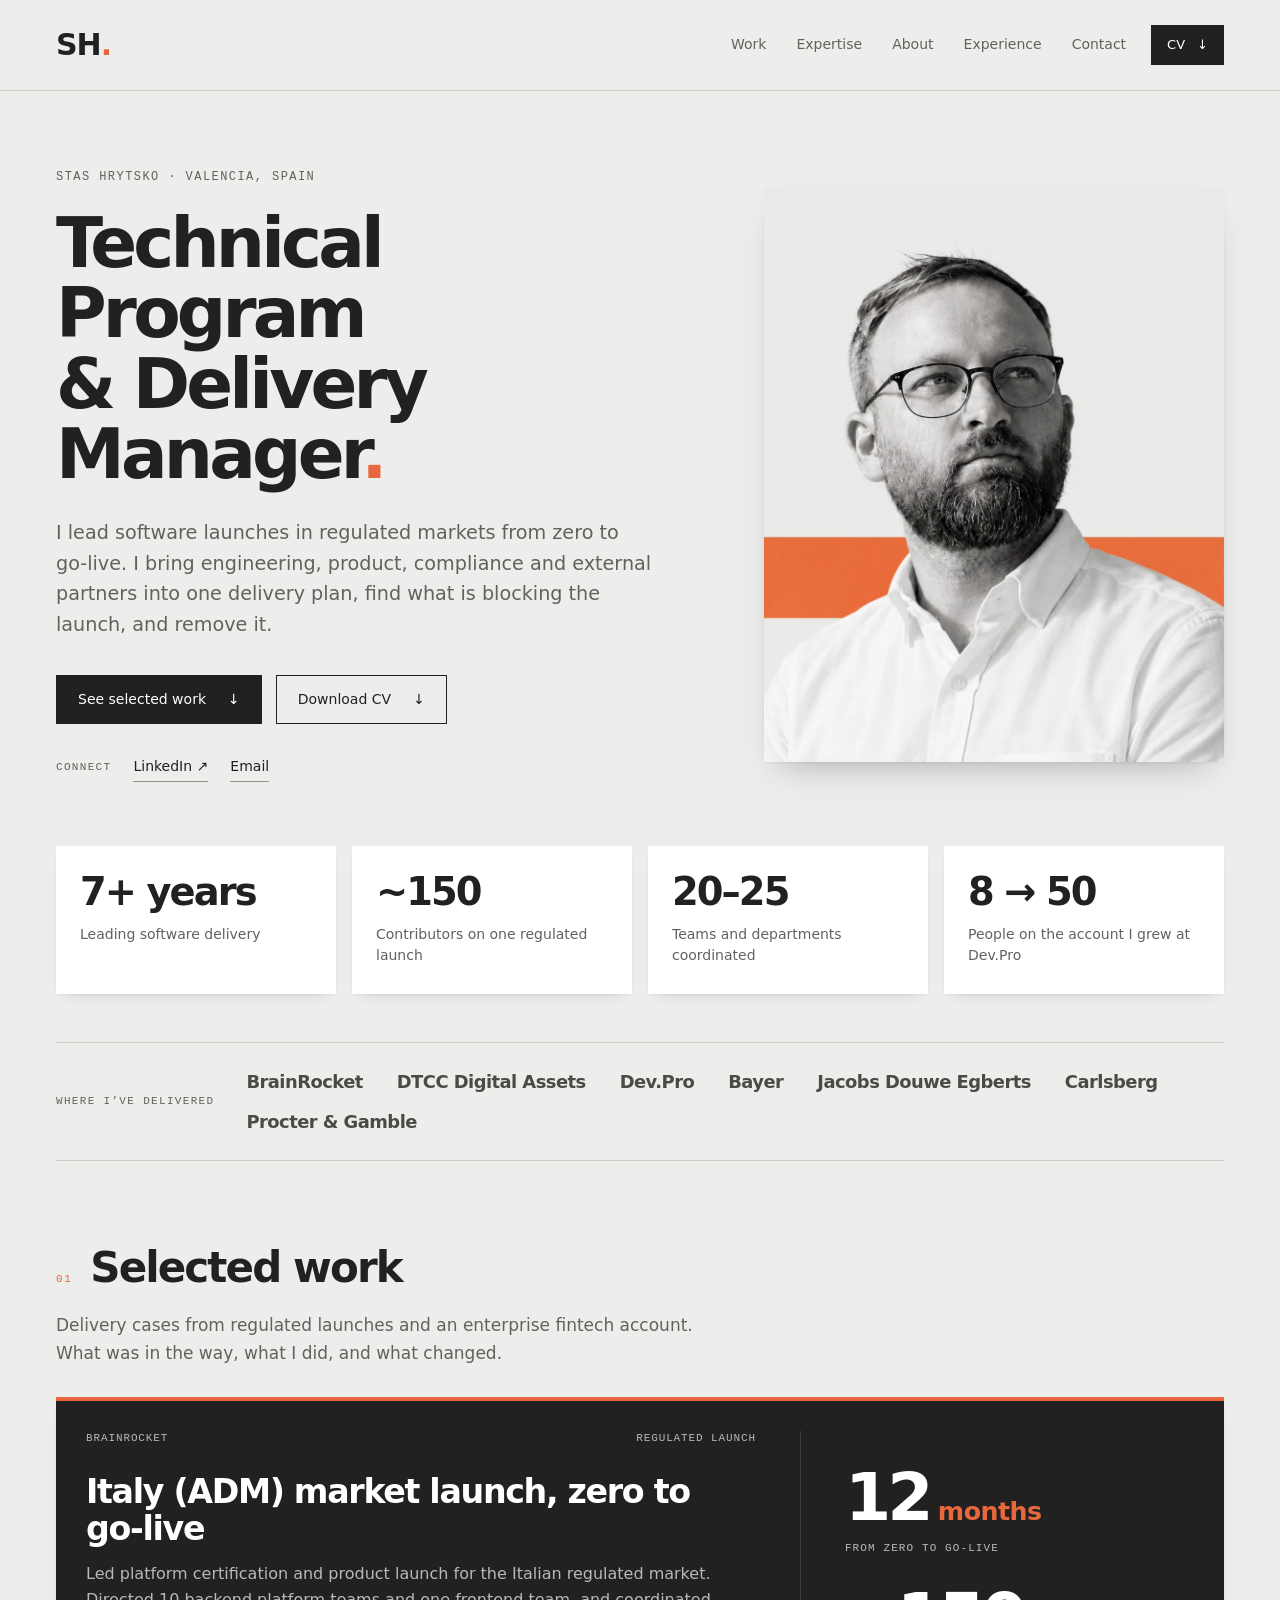
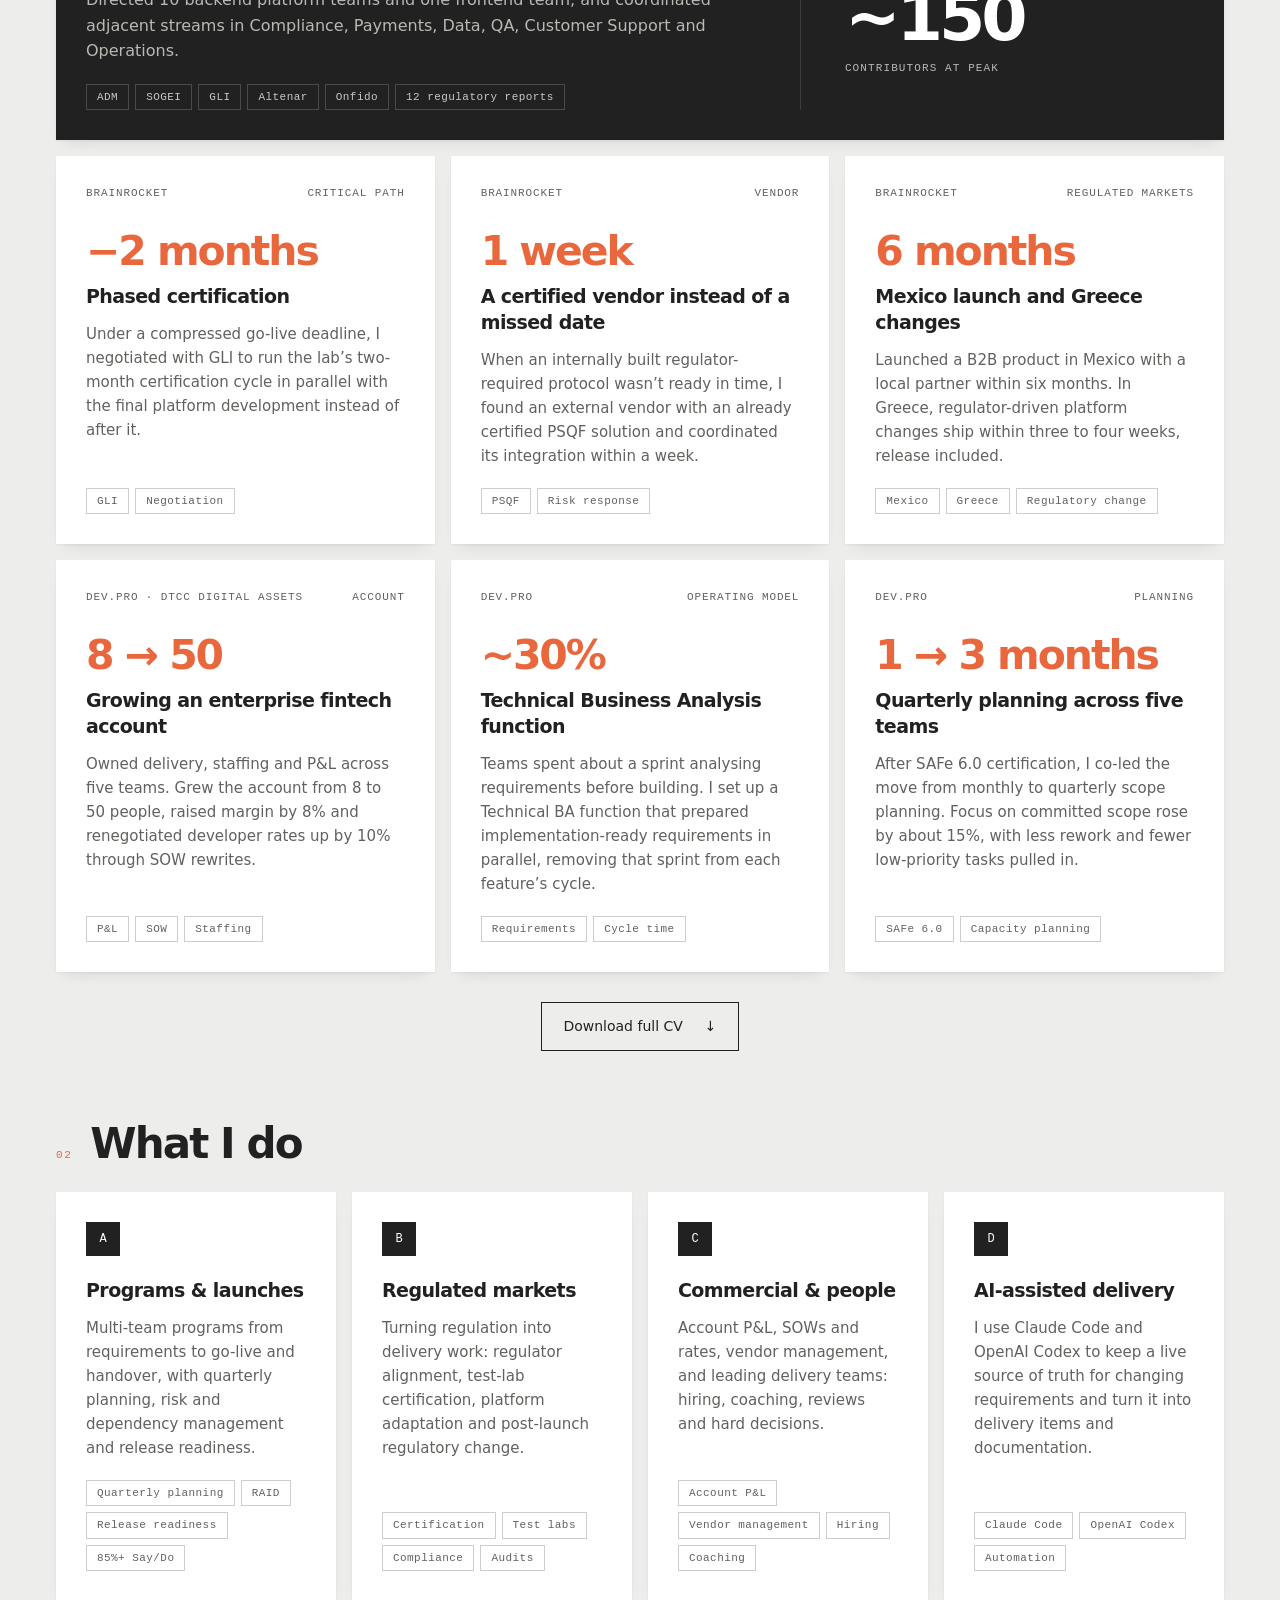
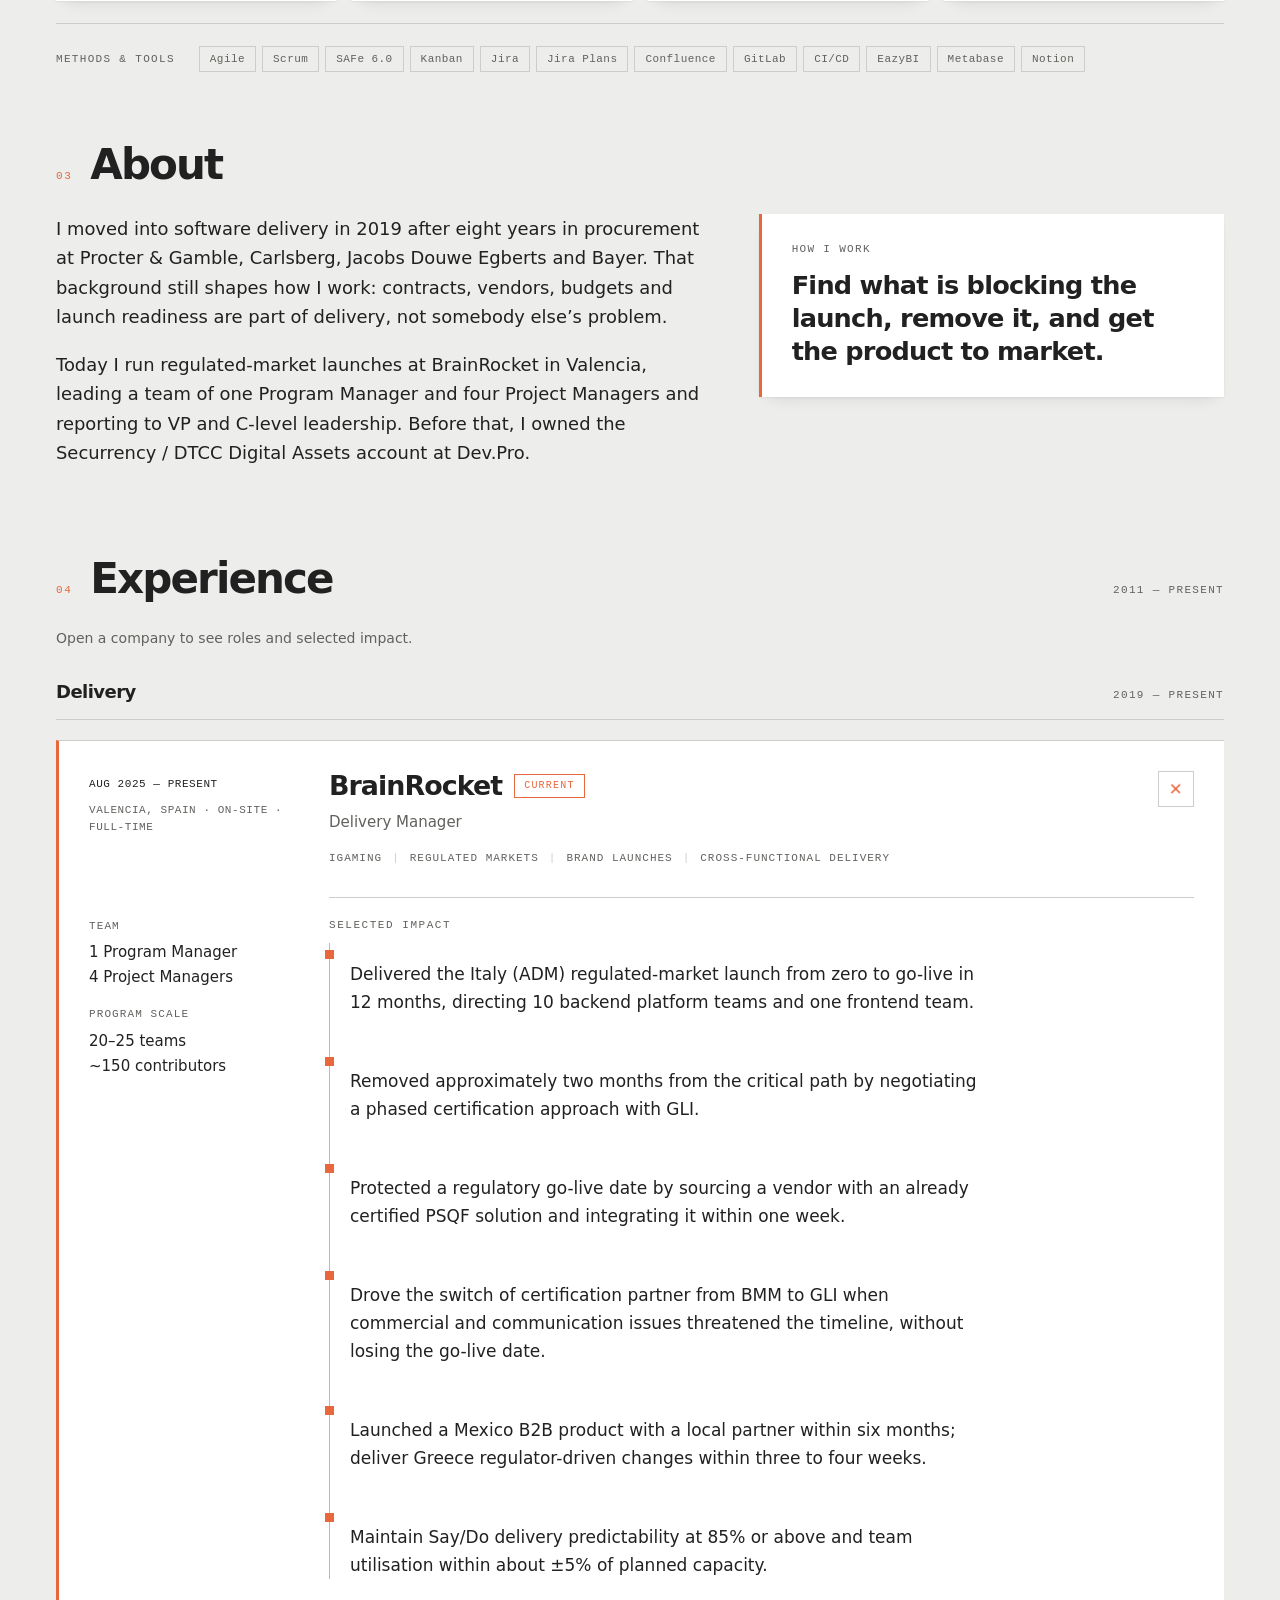
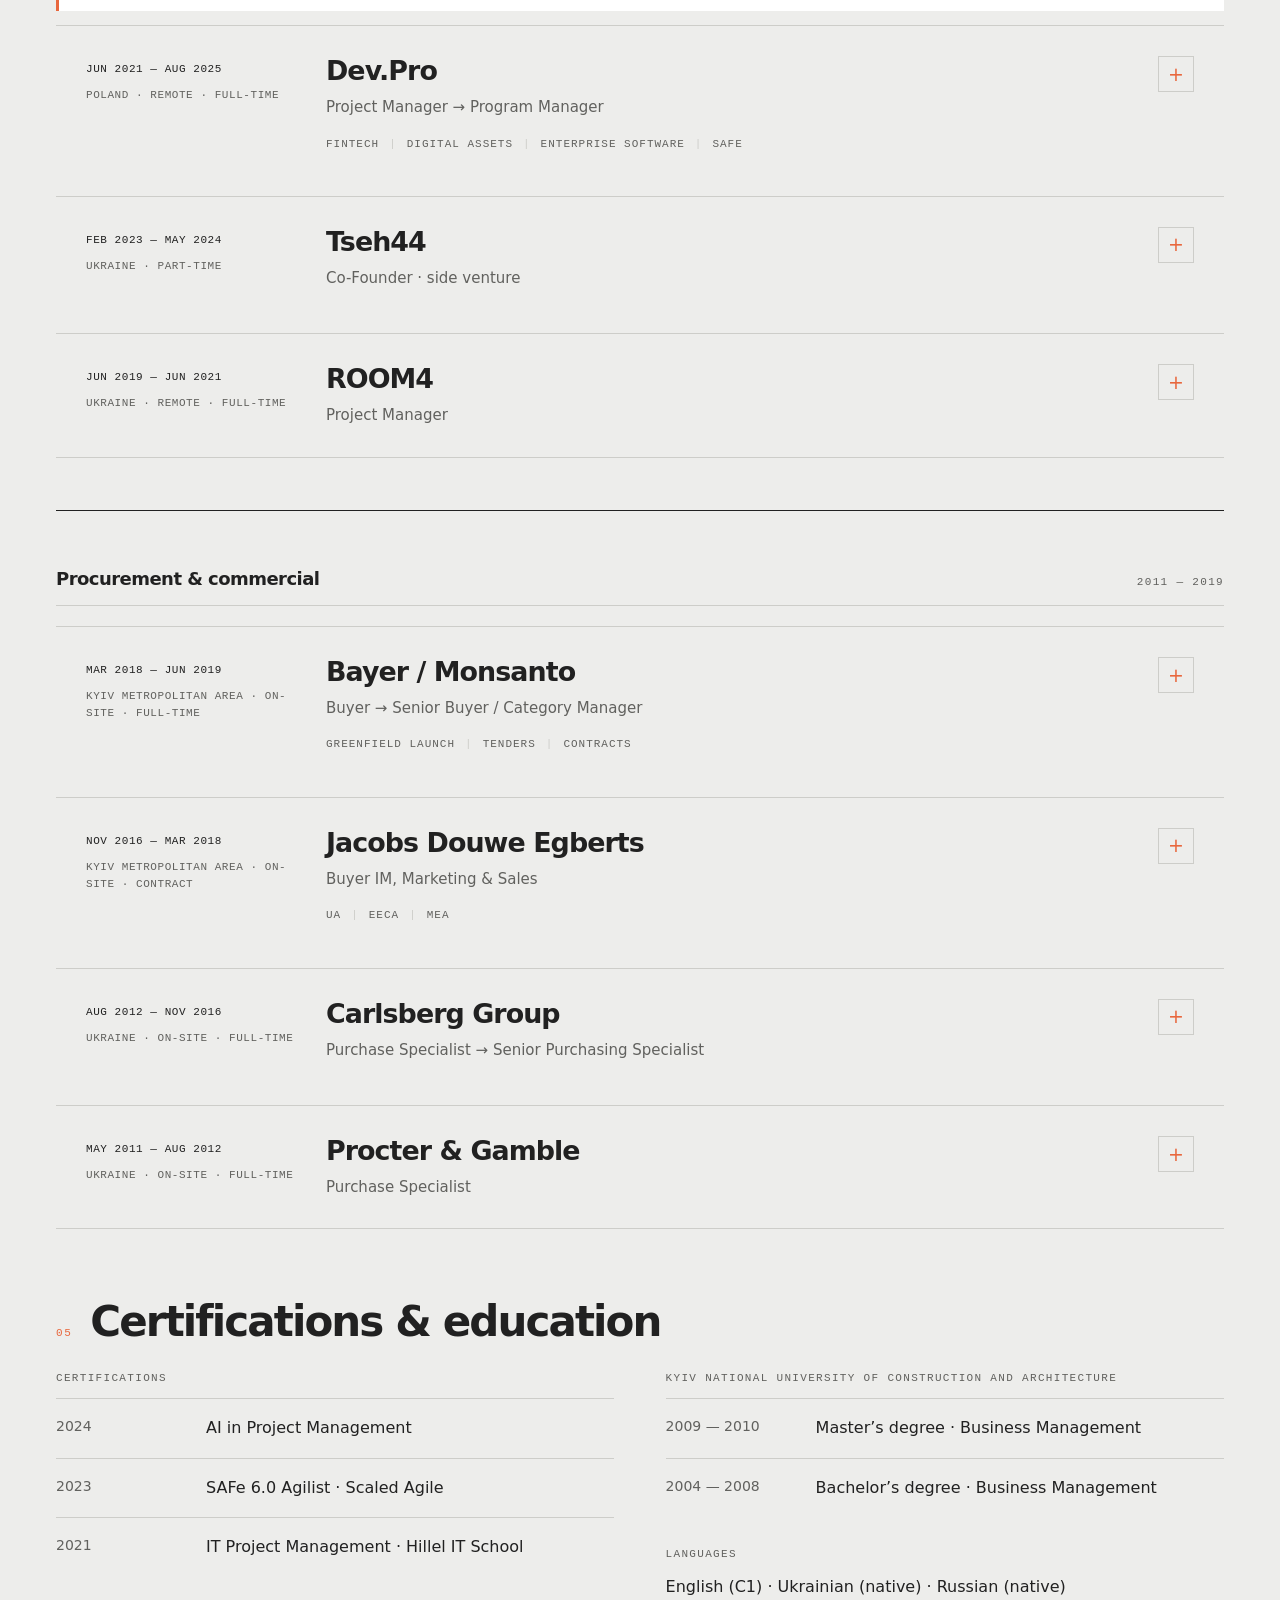
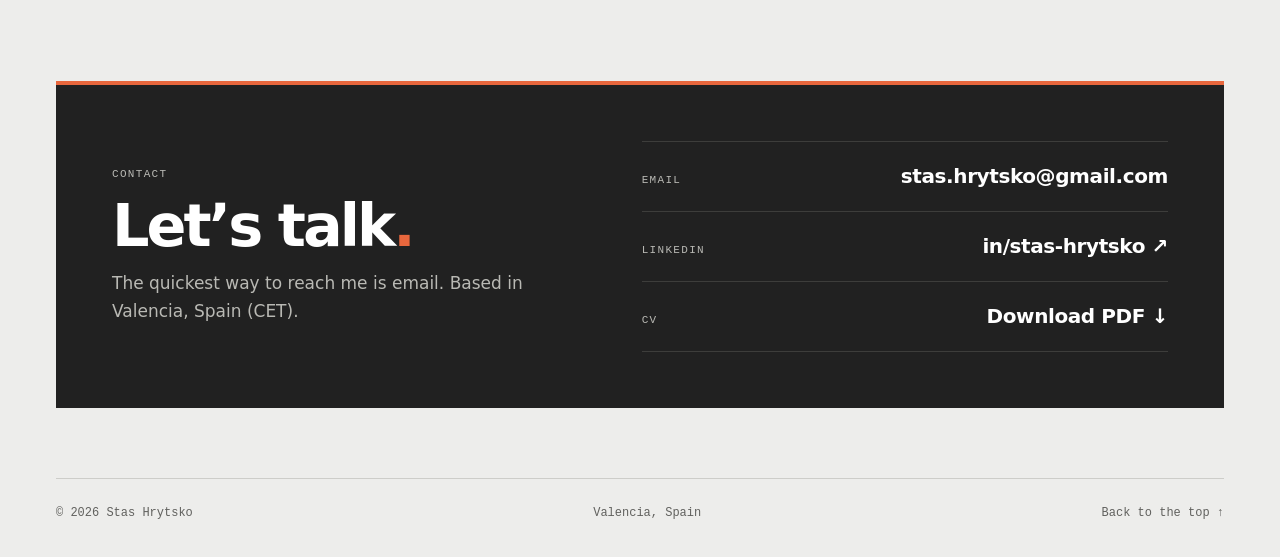
<file: index.html>
<!doctype html>
<html lang="en">
<head>
<meta charset="utf-8">
<meta name="viewport" content="width=device-width, initial-scale=1">
<title>Stas Hrytsko — Technical Program &amp; Delivery Manager</title>
<meta name="description" content="Stas Hrytsko, Technical Program &amp; Delivery Manager in Valencia. Regulated-market launches from zero to go-live, multi-team programs, account P&amp;L and delivery leadership.">
<meta name="author" content="Stas Hrytsko">
<link rel="icon" type="image/svg+xml" href="./favicon.svg">
<link rel="stylesheet" href="./styles.css">
<meta name="theme-color" content="#ededeb">
</head>
<body class="work-page">
<a class="skip" href="#main">Skip to content</a>
<header>
<div class="wrap nav">
<a class="wordmark" href="#top" aria-label="Stas Hrytsko, back to top">SH<span>.</span></a>
<nav class="site-nav" aria-label="Sections">
<a href="#work">Work</a>
<a href="#expertise">Expertise</a>
<a href="#about">About</a>
<a href="#experience">Experience</a>
<a href="#contact">Contact</a>
</nav>
<a class="button button--small" href="./Stas_Hrytsko_CV.pdf" download>CV <span aria-hidden="true">↓</span></a>
</div>
</header>
<main class="wrap" id="main">

<section class="hero" id="top" aria-labelledby="page-title">
<div class="hero-content">
<p class="hero-eyebrow">Stas Hrytsko · Valencia, Spain</p>
<h1 id="page-title">Technical Program &amp;&nbsp;Delivery Manager<span class="period">.</span></h1>
<p class="lede">I lead software launches in regulated markets from zero to go-live. I bring engineering, product, compliance and external partners into one delivery plan, find what is blocking the launch, and remove it.</p>
<div class="actions">
<a class="button" href="#work">See selected work <span aria-hidden="true">↓</span></a>
<a class="button button--ghost" href="./Stas_Hrytsko_CV.pdf" download>Download CV <span aria-hidden="true">↓</span></a>
</div>
<div class="connect">
<span class="connect-label">Connect</span>
<a href="https://www.linkedin.com/in/stas-hrytsko/" target="_blank" rel="noopener noreferrer">LinkedIn ↗</a>
<a href="mailto:stas.hrytsko@gmail.com">Email</a>
</div>
</div>
<figure class="hero-portrait">
<img src="./portrait.webp" width="960" height="1200" alt="Black-and-white portrait of Stas Hrytsko with an orange stripe in the background" decoding="async" fetchpriority="high">
</figure>
</section>

<div class="stats" aria-label="Delivery scope">
<div class="stat"><strong>7+ years</strong><span>Leading software delivery</span></div>
<div class="stat"><strong>~150</strong><span>Contributors on one regulated launch</span></div>
<div class="stat"><strong>20–25</strong><span>Teams and departments coordinated</span></div>
<div class="stat"><strong>8 → 50</strong><span>People on the account I grew at Dev.Pro</span></div>
</div>

<section class="companies" aria-labelledby="companies-title">
<h2 id="companies-title">Where I’ve delivered</h2>
<ul>
<li>BrainRocket</li>
<li>DTCC Digital Assets</li>
<li>Dev.Pro</li>
<li>Bayer</li>
<li>Jacobs Douwe Egberts</li>
<li>Carlsberg</li>
<li>Procter &amp; Gamble</li>
</ul>
</section>

<section class="work-section" id="work" aria-labelledby="work-title">
<div class="section-head"><span class="section-index">01</span><h2 id="work-title">Selected work</h2></div>
<p class="section-lede">Delivery cases from regulated launches and an enterprise fintech account. What was in the way, what I did, and what changed.</p>

<article class="case case--featured reveal">
<div class="case-text">
<div class="case-top"><span>BrainRocket</span><span>Regulated launch</span></div>
<h3>Italy (ADM) market launch, zero to go-live</h3>
<p>Led platform certification and product launch for the Italian regulated market. Directed 10 backend platform teams and one frontend team, and coordinated adjacent streams in Compliance, Payments, Data, QA, Customer Support and Operations.</p>
<ul class="chips"><li>ADM</li><li>SOGEI</li><li>GLI</li><li>Altenar</li><li>Onfido</li><li>12 regulatory reports</li></ul>
</div>
<div class="case-figure">
<strong>12<span> months</span></strong>
<span>from zero to go-live</span>
<strong>~150</strong>
<span>contributors at peak</span>
</div>
</article>

<div class="case-grid">
<article class="case reveal">
<div class="case-top"><span>BrainRocket</span><span>Critical path</span></div>
<strong class="case-metric">−2 months</strong>
<h3>Phased certification</h3>
<p>Under a compressed go-live deadline, I negotiated with GLI to run the lab’s two-month certification cycle in parallel with the final platform development instead of after it.</p>
<ul class="chips"><li>GLI</li><li>Negotiation</li></ul>
</article>

<article class="case reveal">
<div class="case-top"><span>BrainRocket</span><span>Vendor</span></div>
<strong class="case-metric">1 week</strong>
<h3>A certified vendor instead of a missed date</h3>
<p>When an internally built regulator-required protocol wasn’t ready in time, I found an external vendor with an already certified PSQF solution and coordinated its integration within a week.</p>
<ul class="chips"><li>PSQF</li><li>Risk response</li></ul>
</article>

<article class="case reveal">
<div class="case-top"><span>BrainRocket</span><span>Regulated markets</span></div>
<strong class="case-metric">6 months</strong>
<h3>Mexico launch and Greece changes</h3>
<p>Launched a B2B product in Mexico with a local partner within six months. In Greece, regulator-driven platform changes ship within three to four weeks, release included.</p>
<ul class="chips"><li>Mexico</li><li>Greece</li><li>Regulatory change</li></ul>
</article>

<article class="case reveal">
<div class="case-top"><span>Dev.Pro · DTCC Digital Assets</span><span>Account</span></div>
<strong class="case-metric">8 → 50</strong>
<h3>Growing an enterprise fintech account</h3>
<p>Owned delivery, staffing and P&amp;L across five teams. Grew the account from 8 to 50 people, raised margin by 8% and renegotiated developer rates up by 10% through SOW rewrites.</p>
<ul class="chips"><li>P&amp;L</li><li>SOW</li><li>Staffing</li></ul>
</article>

<article class="case reveal">
<div class="case-top"><span>Dev.Pro</span><span>Operating model</span></div>
<strong class="case-metric">~30%</strong>
<h3>Technical Business Analysis function</h3>
<p>Teams spent about a sprint analysing requirements before building. I set up a Technical BA function that prepared implementation-ready requirements in parallel, removing that sprint from each feature’s cycle.</p>
<ul class="chips"><li>Requirements</li><li>Cycle time</li></ul>
</article>

<article class="case reveal">
<div class="case-top"><span>Dev.Pro</span><span>Planning</span></div>
<strong class="case-metric">1 → 3 months</strong>
<h3>Quarterly planning across five teams</h3>
<p>After SAFe 6.0 certification, I co-led the move from monthly to quarterly scope planning. Focus on committed scope rose by about 15%, with less rework and fewer low-priority tasks pulled in.</p>
<ul class="chips"><li>SAFe 6.0</li><li>Capacity planning</li></ul>
</article>
</div>
<p class="work-cta"><a class="button button--ghost" href="./Stas_Hrytsko_CV.pdf" download>Download full CV <span aria-hidden="true">↓</span></a></p>
</section>

<section class="work-section" id="expertise" aria-labelledby="expertise-title">
<div class="section-head"><span class="section-index">02</span><h2 id="expertise-title">What I do</h2></div>
<div class="expertise-grid">
<article class="skill reveal">
<span class="skill-index">A</span>
<h3>Programs &amp; launches</h3>
<p>Multi-team programs from requirements to go-live and handover, with quarterly planning, risk and dependency management and release readiness.</p>
<ul class="chips"><li>Quarterly planning</li><li>RAID</li><li>Release readiness</li><li>85%+ Say/Do</li></ul>
</article>
<article class="skill reveal">
<span class="skill-index">B</span>
<h3>Regulated markets</h3>
<p>Turning regulation into delivery work: regulator alignment, test-lab certification, platform adaptation and post-launch regulatory change.</p>
<ul class="chips"><li>Certification</li><li>Test labs</li><li>Compliance</li><li>Audits</li></ul>
</article>
<article class="skill reveal">
<span class="skill-index">C</span>
<h3>Commercial &amp; people</h3>
<p>Account P&amp;L, SOWs and rates, vendor management, and leading delivery teams: hiring, coaching, reviews and hard decisions.</p>
<ul class="chips"><li>Account P&amp;L</li><li>Vendor management</li><li>Hiring</li><li>Coaching</li></ul>
</article>
<article class="skill reveal">
<span class="skill-index">D</span>
<h3>AI-assisted delivery</h3>
<p>I use Claude Code and OpenAI Codex to keep a live source of truth for changing requirements and turn it into delivery items and documentation.</p>
<ul class="chips"><li>Claude Code</li><li>OpenAI Codex</li><li>Automation</li></ul>
</article>
</div>
<div class="tools reveal">
<span class="tools-label">Methods &amp; tools</span>
<ul class="chips"><li>Agile</li><li>Scrum</li><li>SAFe 6.0</li><li>Kanban</li><li>Jira</li><li>Jira Plans</li><li>Confluence</li><li>GitLab</li><li>CI/CD</li><li>EazyBI</li><li>Metabase</li><li>Notion</li></ul>
</div>
</section>

<section class="work-section about" id="about" aria-labelledby="about-title">
<div class="section-head"><span class="section-index">03</span><h2 id="about-title">About</h2></div>
<div class="about-grid">
<div class="about-text">
<p>I moved into software delivery in 2019 after eight years in procurement at Procter &amp; Gamble, Carlsberg, Jacobs Douwe Egberts and Bayer. That background still shapes how I work: contracts, vendors, budgets and launch readiness are part of delivery, not somebody else’s problem.</p>
<p>Today I run regulated-market launches at BrainRocket in Valencia, leading a team of one Program Manager and four Project Managers and reporting to VP and C-level leadership. Before that, I owned the Securrency / DTCC Digital Assets account at Dev.Pro.</p>
</div>
<blockquote class="principle reveal">
<span class="tools-label">How I work</span>
<p>Find what is blocking the launch, remove it, and get the product to market.</p>
</blockquote>
</div>
</section>

<section class="work-section" id="experience" aria-labelledby="experience-title">
<div class="section-head"><span class="section-index">04</span><h2 id="experience-title">Experience</h2><span class="section-note">2011 — Present</span></div>
<p class="small career-hint">Open a company to see roles and selected impact.</p>

<div class="chapter">
<div class="chapter-head"><h3>Delivery</h3><span class="chapter-years">2019 — Present</span></div>
<div class="jobs">

<details class="job job--current reveal" open>
<summary class="job-summary">
<span class="job-aside"><span class="job-dates">Aug 2025 — Present</span><span class="job-place">Valencia, Spain · On-site · Full-time</span></span>
<span class="job-main">
<span class="job-company">BrainRocket<span class="job-now">Current</span></span>
<span class="job-role">Delivery Manager</span>
<span class="job-domains"><span>iGaming</span><span>Regulated markets</span><span>Brand launches</span><span>Cross-functional delivery</span></span>
</span>
<span class="job-toggle" aria-hidden="true"><span class="job-toggle-icon">+</span></span>
</summary>
<div class="job-body">
<dl class="job-meta">
<div><dt>Team</dt><dd>1 Program Manager<br>4 Project Managers</dd></div>
<div><dt>Program scale</dt><dd>20–25 teams<br>~150 contributors</dd></div>
</dl>
<div class="job-blocks">
<div class="job-block">
<h4>Selected impact</h4>
<ul class="role-history">
<li><p>Delivered the Italy (ADM) regulated-market launch from zero to go-live in 12 months, directing 10 backend platform teams and one frontend team.</p></li>
<li><p>Removed approximately two months from the critical path by negotiating a phased certification approach with GLI.</p></li>
<li><p>Protected a regulatory go-live date by sourcing a vendor with an already certified PSQF solution and integrating it within one week.</p></li>
<li><p>Drove the switch of certification partner from BMM to GLI when commercial and communication issues threatened the timeline, without losing the go-live date.</p></li>
<li><p>Launched a Mexico B2B product with a local partner within six months; deliver Greece regulator-driven changes within three to four weeks.</p></li>
<li><p>Maintain Say/Do delivery predictability at 85% or above and team utilisation within about ±5% of planned capacity.</p></li>
</ul>
</div>
</div>
</div>
</details>

<details class="job reveal">
<summary class="job-summary">
<span class="job-aside"><span class="job-dates">Jun 2021 — Aug 2025</span><span class="job-place">Poland · Remote · Full-time</span></span>
<span class="job-main">
<span class="job-company">Dev.Pro</span>
<span class="job-role">Project Manager → Program Manager</span>
<span class="job-domains"><span>FinTech</span><span>Digital assets</span><span>Enterprise software</span><span>SAFe</span></span>
</span>
<span class="job-toggle" aria-hidden="true"><span class="job-toggle-icon">+</span></span>
</summary>
<div class="job-body">
<dl class="job-meta">
<div><dt>Duration</dt><dd>4 yrs 3 mos</dd></div>
<div><dt>Positions</dt><dd>Three</dd></div>
</dl>
<div class="job-blocks">
<div class="job-block">
<h4>Positions</h4>
<div class="role-accordions">

<details class="role-item" open>
<summary>
<span class="role-item-title"><strong>Program Manager</strong><span class="small">Feb 2023 — Aug 2025</span></span>
<span class="role-item-toggle" aria-hidden="true">+</span>
</summary>
<div class="role-item-body">
<p class="role-context">Securrency / DTCC Digital Assets · Five teams · SAFe</p>
<ul>
<li>Grew the account from 8 to 50 people and increased account margin by 8% while owning P&amp;L, staffing and commercial performance.</li>
<li>Rewrote Statements of Work and renegotiated developer rates upward by 10%; ran quarterly commercial planning for budget, headcount and promotions.</li>
<li>Set up and scaled a Technical Business Analysis function, removing about one sprint of analysis from a two-to-three-sprint cycle (~30% per feature).</li>
<li>Co-led the move from monthly to quarterly planning across five teams, increasing focus on committed scope by about 15%.</li>
<li>Brought a separately run Data team into the program’s processes within three months, reducing month-end integration and regression issues.</li>
<li>Introduced twice-yearly in-person workshops with client stakeholders to settle disputed scope and align roadmap priorities.</li>
</ul>
</div>
</details>

<details class="role-item">
<summary>
<span class="role-item-title"><strong>Senior Project Manager</strong><span class="small">Sep 2022 — Feb 2023</span></span>
<span class="role-item-toggle" aria-hidden="true">+</span>
</summary>
<div class="role-item-body">
<p>Led delivery across several software teams, aligning plans, dependencies, releases and client stakeholders.</p>
</div>
</details>

<details class="role-item">
<summary>
<span class="role-item-title"><strong>Project Manager</strong><span class="small">Jun 2021 — Sep 2022</span></span>
<span class="role-item-toggle" aria-hidden="true">+</span>
</summary>
<div class="role-item-body">
<p>Managed day-to-day software delivery: planning, priorities, risks, release coordination and client communication.</p>
</div>
</details>

</div>
</div>
</div>
</div>
</details>

<details class="job reveal">
<summary class="job-summary">
<span class="job-aside"><span class="job-dates">Feb 2023 — May 2024</span><span class="job-place">Ukraine · Part-time</span></span>
<span class="job-main">
<span class="job-company">Tseh44</span>
<span class="job-role">Co-Founder · side venture</span>
</span>
<span class="job-toggle" aria-hidden="true"><span class="job-toggle-icon">+</span></span>
</summary>
<div class="job-body">
<dl class="job-meta">
<div><dt>Duration</dt><dd>1 yr 4 mos</dd></div>
</dl>
<div class="job-blocks">
<div class="job-block">
<h4>Selected impact</h4>
<ul class="role-history">
<li><p>Led the launch of a coworking space from concept through operational readiness, alongside the Dev.Pro role.</p></li>
<li><p>Developed the go-to-market strategy covering services, marketing campaigns and business operations.</p></li>
</ul>
</div>
</div>
</div>
</details>

<details class="job reveal">
<summary class="job-summary">
<span class="job-aside"><span class="job-dates">Jun 2019 — Jun 2021</span><span class="job-place">Ukraine · Remote · Full-time</span></span>
<span class="job-main">
<span class="job-company">ROOM4</span>
<span class="job-role">Project Manager</span>
</span>
<span class="job-toggle" aria-hidden="true"><span class="job-toggle-icon">+</span></span>
</summary>
<div class="job-body">
<dl class="job-meta"><div><dt>Duration</dt><dd>2 yrs</dd></div></dl>
<div class="job-blocks">
<div class="job-block">
<h4>Selected impact</h4>
<ul class="role-history">
<li><p>Delivered a mobile application in six months with a two-person team, and a custom CRM platform for an architectural bureau in 10–12 months with a five-person team.</p></li>
<li><p>Owned requirements, planning, QA coordination, release readiness and client communication, and set up Scrum-based delivery.</p></li>
<li><p>Coordinated a GitLab CI/CD pipeline and automated regression suite, reducing manual QA effort by 15%.</p></li>
</ul>
</div>
</div>
</div>
</details>

</div>
</div>

<div class="chapter chapter--procurement">
<div class="chapter-head"><h3>Procurement &amp; commercial</h3><span class="chapter-years">2011 — 2019</span></div>
<div class="jobs">

<details class="job reveal">
<summary class="job-summary">
<span class="job-aside"><span class="job-dates">Mar 2018 — Jun 2019</span><span class="job-place">Kyiv Metropolitan Area · On-site · Full-time</span></span>
<span class="job-main">
<span class="job-company">Bayer / Monsanto</span>
<span class="job-role">Buyer → Senior Buyer / Category Manager</span>
<span class="job-domains"><span>Greenfield launch</span><span>Tenders</span><span>Contracts</span></span>
</span>
<span class="job-toggle" aria-hidden="true"><span class="job-toggle-icon">+</span></span>
</summary>
<div class="job-body">
<dl class="job-meta">
<div><dt>Duration</dt><dd>1 yr 4 mos</dd></div>
<div><dt>Roles held</dt><dd>Two</dd></div>
</dl>
<div class="job-blocks">
<div class="job-block">
<h4>Roles</h4>
<ol class="role-history">
<li><h3>Senior Buyer</h3><span class="small">May 2018 — Jun 2019</span><p>Contract management · Change management</p></li>
<li><h3>Buyer</h3><span class="small">Mar 2018 — Dec 2018</span></li>
</ol>
</div>
<div class="job-block">
<h4>Selected impact</h4>
<ul class="role-history">
<li><p>Supported the greenfield launch of a corn-seed processing facility in Pochuiky, managing approximately $5–7M in procurement spend across equipment, operations and external services.</p></li>
<li><p>Ran sourcing, tenders and contracts: tractors and equipment ($600K, 5% saving), warehousing ($450K, 6% saving) and production transport ($400K, 5% saving).</p></li>
</ul>
</div>
<div class="job-block">
<h4>Recognition</h4>
<p class="small">Letter of recommendation listed on my LinkedIn profile.</p>
<a class="text-link" href="https://www.linkedin.com/in/stas-hrytsko/" target="_blank" rel="noopener noreferrer">Visit LinkedIn profile ↗</a>
</div>
</div>
</div>
</details>

<details class="job reveal">
<summary class="job-summary">
<span class="job-aside"><span class="job-dates">Nov 2016 — Mar 2018</span><span class="job-place">Kyiv Metropolitan Area · On-site · Contract</span></span>
<span class="job-main">
<span class="job-company">Jacobs Douwe Egberts</span>
<span class="job-role">Buyer IM, Marketing &amp; Sales</span>
<span class="job-domains"><span>UA</span><span>EECA</span><span>MEA</span></span>
</span>
<span class="job-toggle" aria-hidden="true"><span class="job-toggle-icon">+</span></span>
</summary>
<div class="job-body">
<dl class="job-meta"><div><dt>Duration</dt><dd>1 yr 5 mos</dd></div></dl>
<div class="job-blocks">
<div class="job-block">
<h4>Selected impact</h4>
<ul class="role-history">
<li><p>Led coffee-machine procurement projects with an $800K budget, negotiating 3–10% savings and 140-day post-payment terms.</p></li>
<li><p>Managed purchase requisitions, supplier negotiations, contracts and supplier relationships.</p></li>
</ul>
</div>
</div>
</div>
</details>

<details class="job reveal">
<summary class="job-summary">
<span class="job-aside"><span class="job-dates">Aug 2012 — Nov 2016</span><span class="job-place">Ukraine · On-site · Full-time</span></span>
<span class="job-main">
<span class="job-company">Carlsberg Group</span>
<span class="job-role">Purchase Specialist → Senior Purchasing Specialist</span>
</span>
<span class="job-toggle" aria-hidden="true"><span class="job-toggle-icon">+</span></span>
</summary>
<div class="job-body">
<dl class="job-meta">
<div><dt>Duration</dt><dd>4 yrs 4 mos</dd></div>
<div><dt>Roles held</dt><dd>Two</dd></div>
</dl>
<div class="job-blocks">
<div class="job-block">
<h4>Roles</h4>
<ol class="role-history"><li><h3>Senior Purchasing Specialist</h3><span class="small">Nov 2014 — Nov 2016</span></li><li><h3>Purchase Specialist</h3><span class="small">Aug 2012 — Nov 2014</span></li></ol>
</div>
<div class="job-block">
<h4>Selected impact</h4>
<ul class="role-history">
<li><p>Managed indirect procurement for brewery operations across more than 100 suppliers, achieving 5–10% cost optimization on tenders up to $100K.</p></li>
<li><p>Standardized contract terms and moved suppliers from prepayment to 30-day post-payment conditions.</p></li>
</ul>
</div>
</div>
</div>
</details>

<details class="job reveal">
<summary class="job-summary">
<span class="job-aside"><span class="job-dates">May 2011 — Aug 2012</span><span class="job-place">Ukraine · On-site · Full-time</span></span>
<span class="job-main">
<span class="job-company">Procter &amp; Gamble</span>
<span class="job-role">Purchase Specialist</span>
</span>
<span class="job-toggle" aria-hidden="true"><span class="job-toggle-icon">+</span></span>
</summary>
<div class="job-body">
<dl class="job-meta"><div><dt>Duration</dt><dd>1 yr 4 mos</dd></div></dl>
<div class="job-blocks">
<div class="job-block">
<h4>Selected impact</h4>
<ul class="role-history">
<li><p>Managed procurement operations for manufacturing facilities, coordinating across departments to maintain timely delivery of production materials.</p></li>
<li><p>Introduced supplier-performance metrics to improve on-time delivery and quality compliance across the supply chain.</p></li>
</ul>
</div>
</div>
</div>
</details>

</div>
</div>
</section>

<section class="work-section" id="credentials" aria-labelledby="credentials-title">
<div class="section-head"><span class="section-index">05</span><h2 id="credentials-title">Certifications &amp; education</h2></div>
<div class="credentials-grid">
<div class="credential-list reveal">
<span class="tools-label">Certifications</span>
<div class="education-rows">
<div><span class="small">2024</span><p>AI in Project Management</p></div>
<div><span class="small">2023</span><p>SAFe 6.0 Agilist · Scaled Agile</p></div>
<div><span class="small">2021</span><p>IT Project Management · Hillel IT School</p></div>
</div>
</div>
<div class="credential-list reveal">
<span class="tools-label">Kyiv National University of Construction and Architecture</span>
<div class="education-rows">
<div><span class="small">2009 — 2010</span><p>Master’s degree · Business Management</p></div>
<div><span class="small">2004 — 2008</span><p>Bachelor’s degree · Business Management</p></div>
</div>
<span class="tools-label languages-label">Languages</span>
<p class="languages">English (C1) · Ukrainian (native) · Russian (native)</p>
</div>
</div>
</section>

<section class="contact reveal" id="contact" aria-labelledby="contact-title">
<div>
<span class="contact-kicker">Contact</span>
<h2 id="contact-title">Let’s talk<span class="period">.</span></h2>
<p>The quickest way to reach me is email. Based in Valencia, Spain (CET).</p>
</div>
<div class="contact-actions">
<a class="contact-link" href="mailto:stas.hrytsko@gmail.com"><span>Email</span><strong>stas.hrytsko@gmail.com</strong></a>
<a class="contact-link" href="https://www.linkedin.com/in/stas-hrytsko/" target="_blank" rel="noopener noreferrer"><span>LinkedIn</span><strong>in/stas-hrytsko ↗</strong></a>
<a class="contact-link" href="./Stas_Hrytsko_CV.pdf" download><span>CV</span><strong>Download PDF ↓</strong></a>
</div>
</section>

</main>
<footer class="wrap"><div class="footer"><span>© 2026 Stas Hrytsko</span><span>Valencia, Spain</span><a href="#top">Back to the top ↑</a></div></footer>
</body>
</html>
</file>
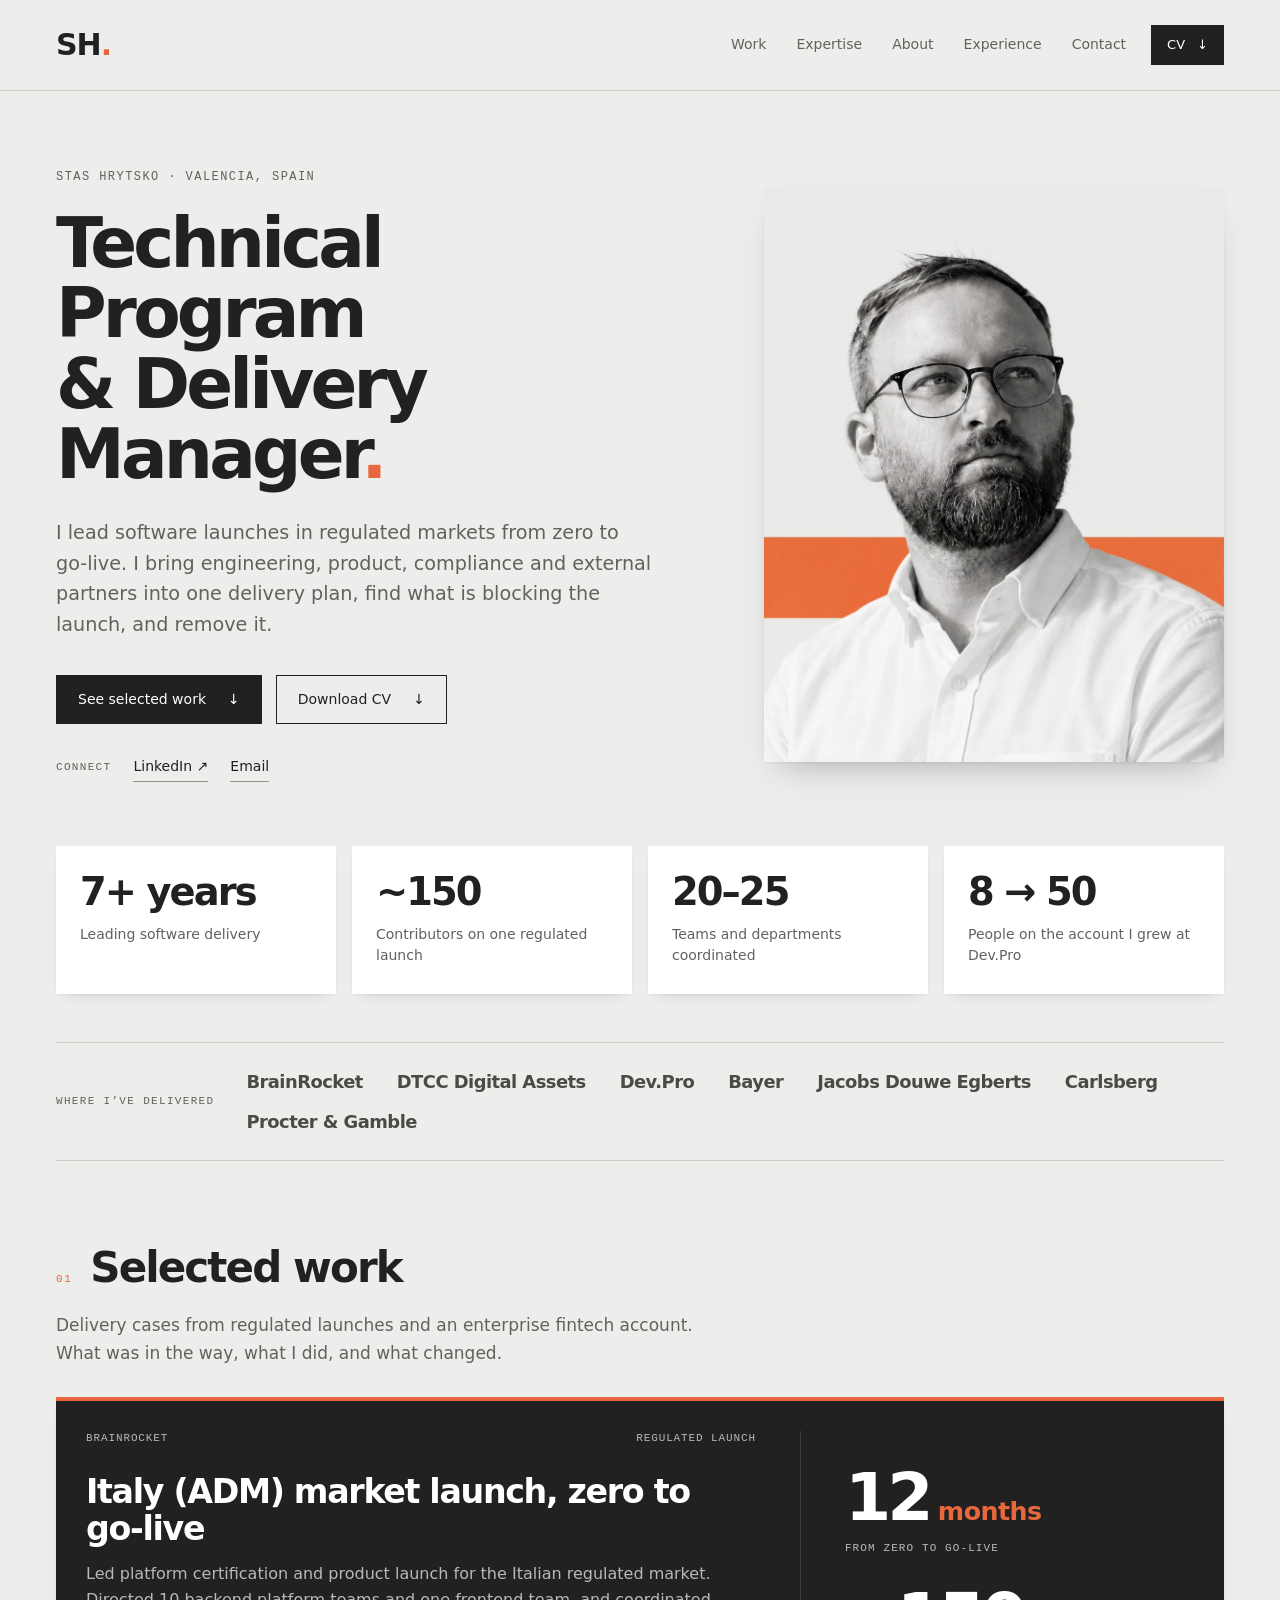
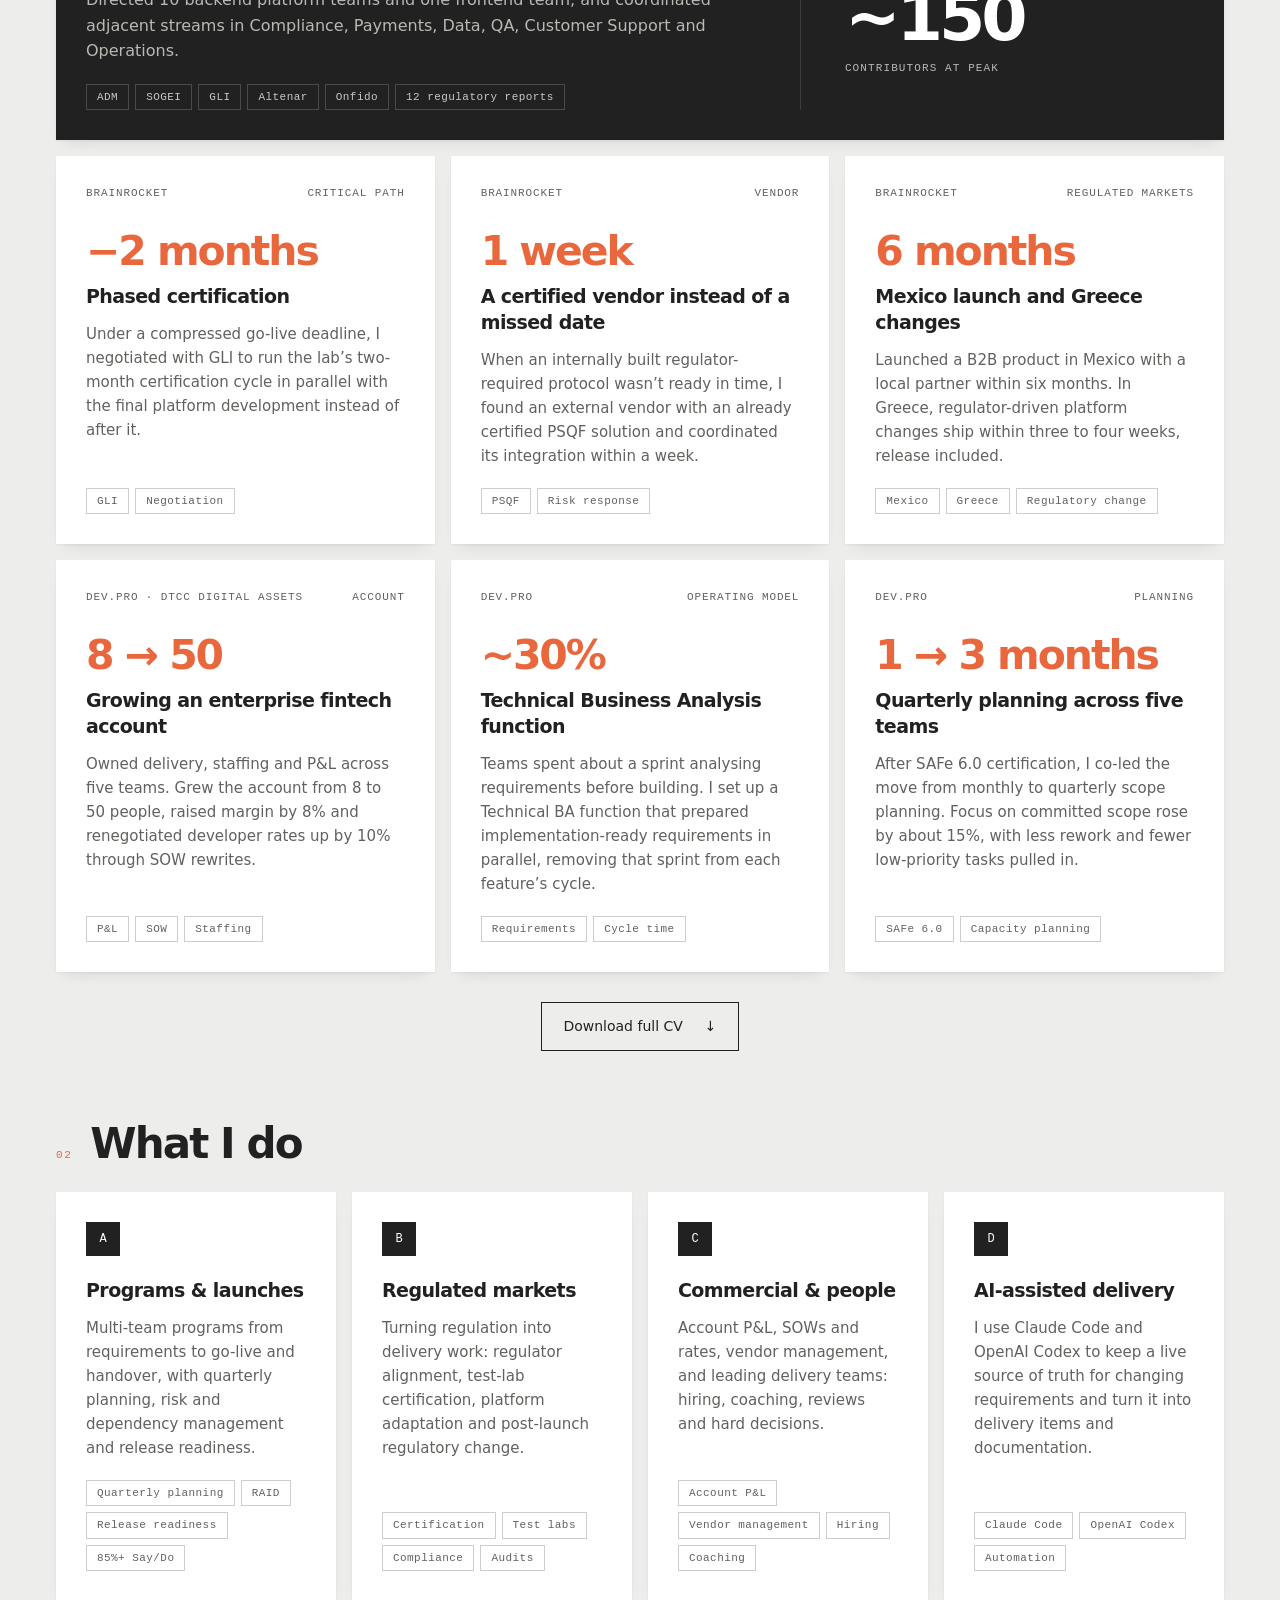
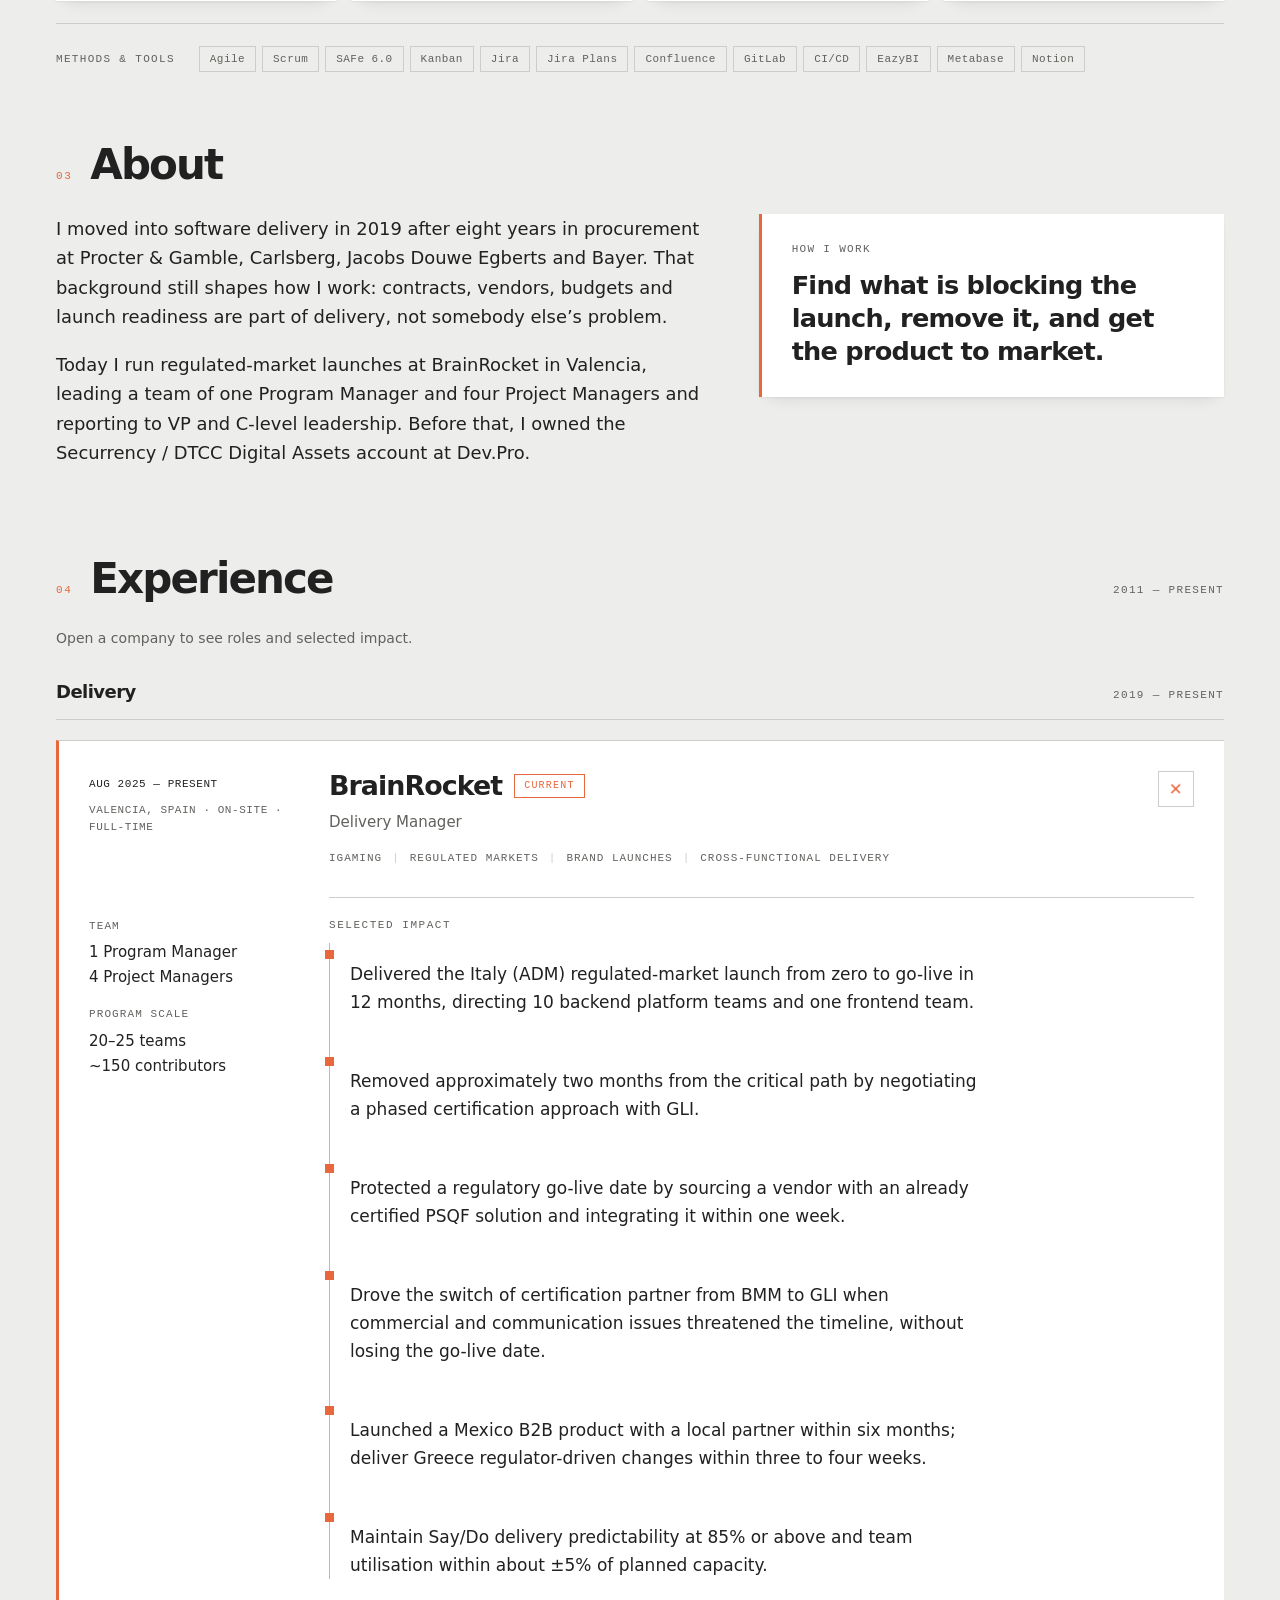
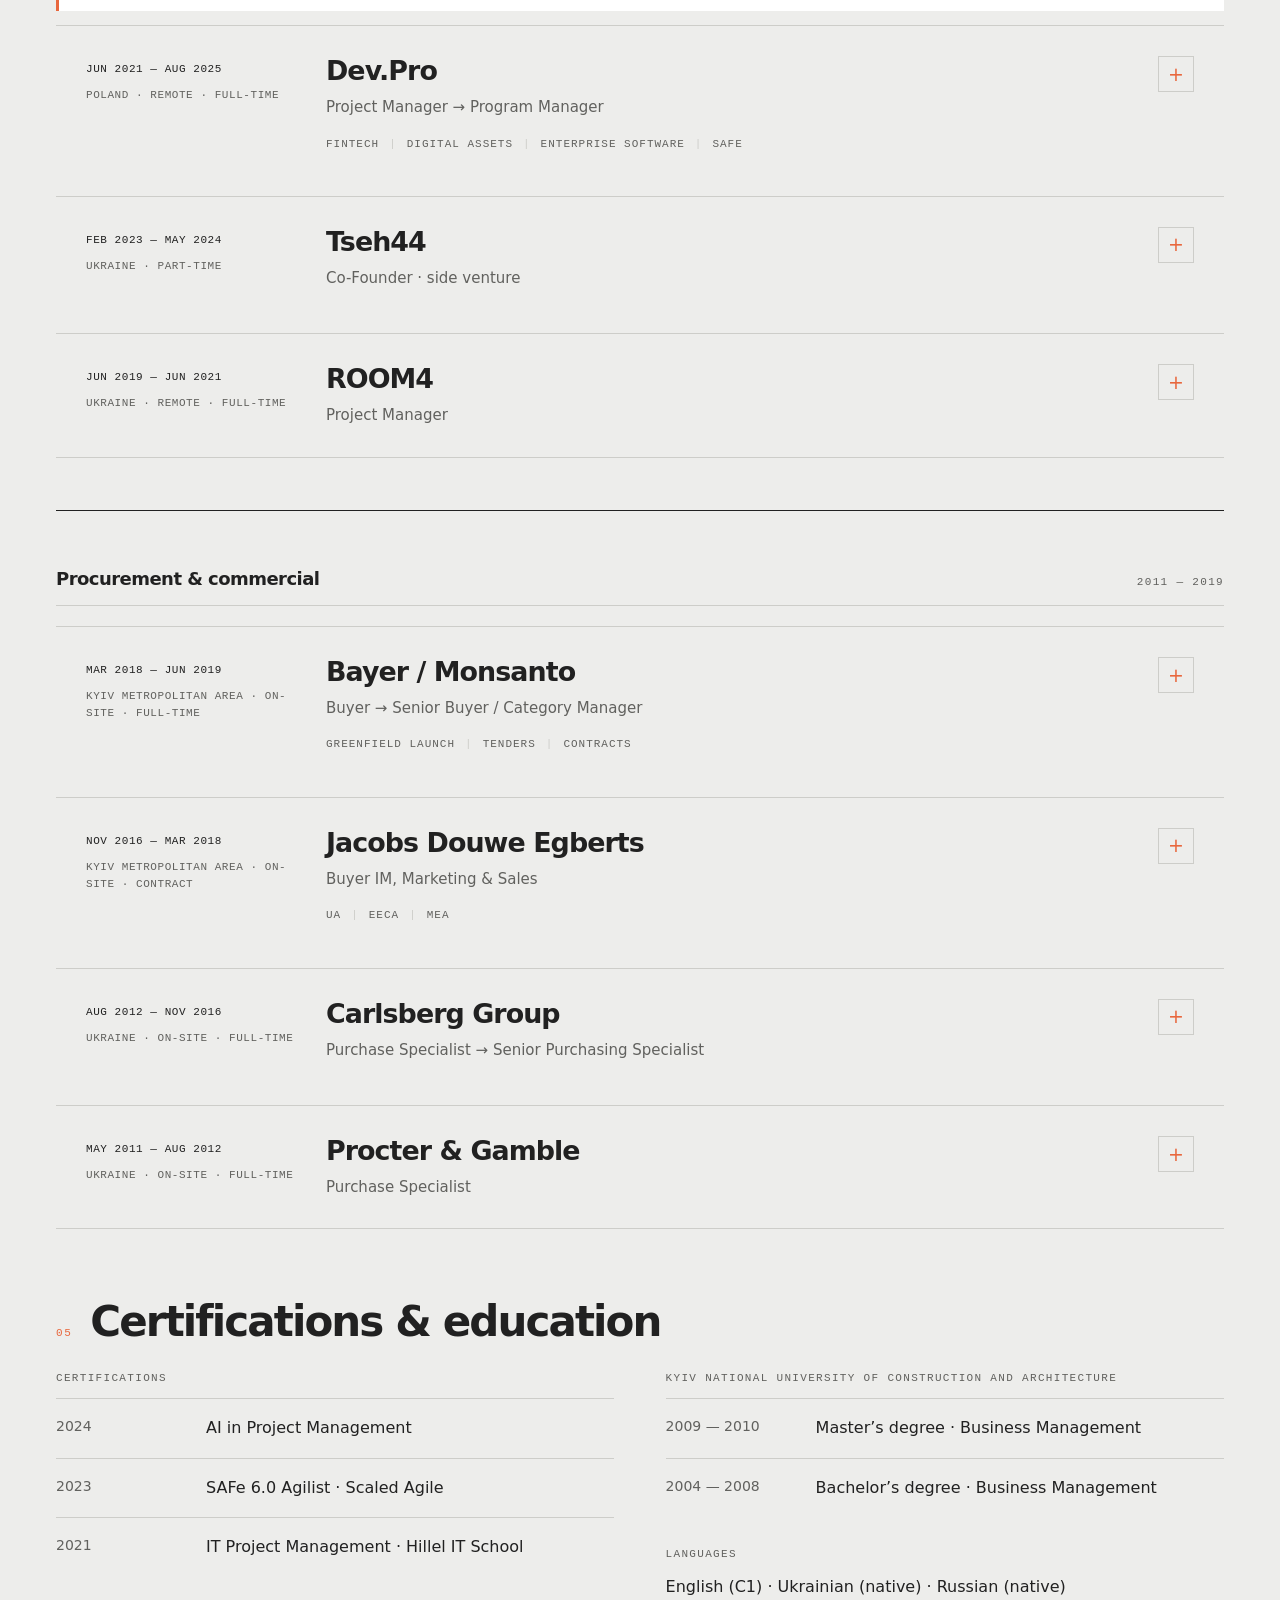
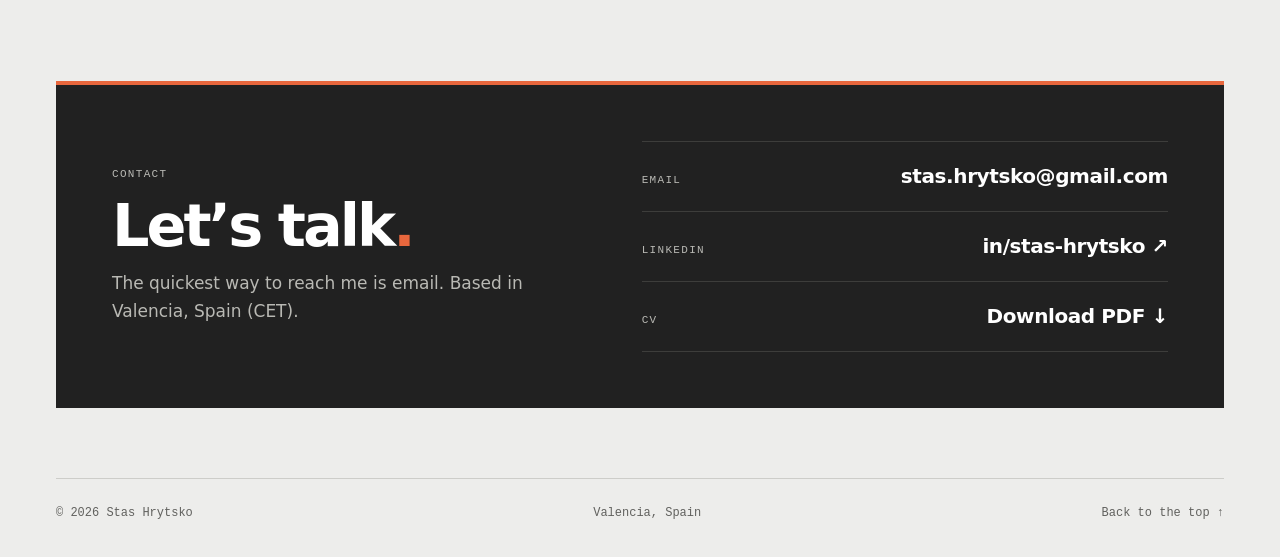
<file: experience/index.html>
<!doctype html>
<html lang="en">
<head>
<meta charset="utf-8">
<meta name="viewport" content="width=device-width, initial-scale=1">
<meta name="robots" content="noindex,follow">
<meta http-equiv="refresh" content="0; url=../">
<title>Stas Hrytsko — Technical Program &amp; Delivery Manager</title>
<link rel="icon" type="image/svg+xml" href="../favicon.svg">
</head>
<body>
<p>The career page has moved to the <a href="../">home page</a>.</p>
</body>
</html>
</file>
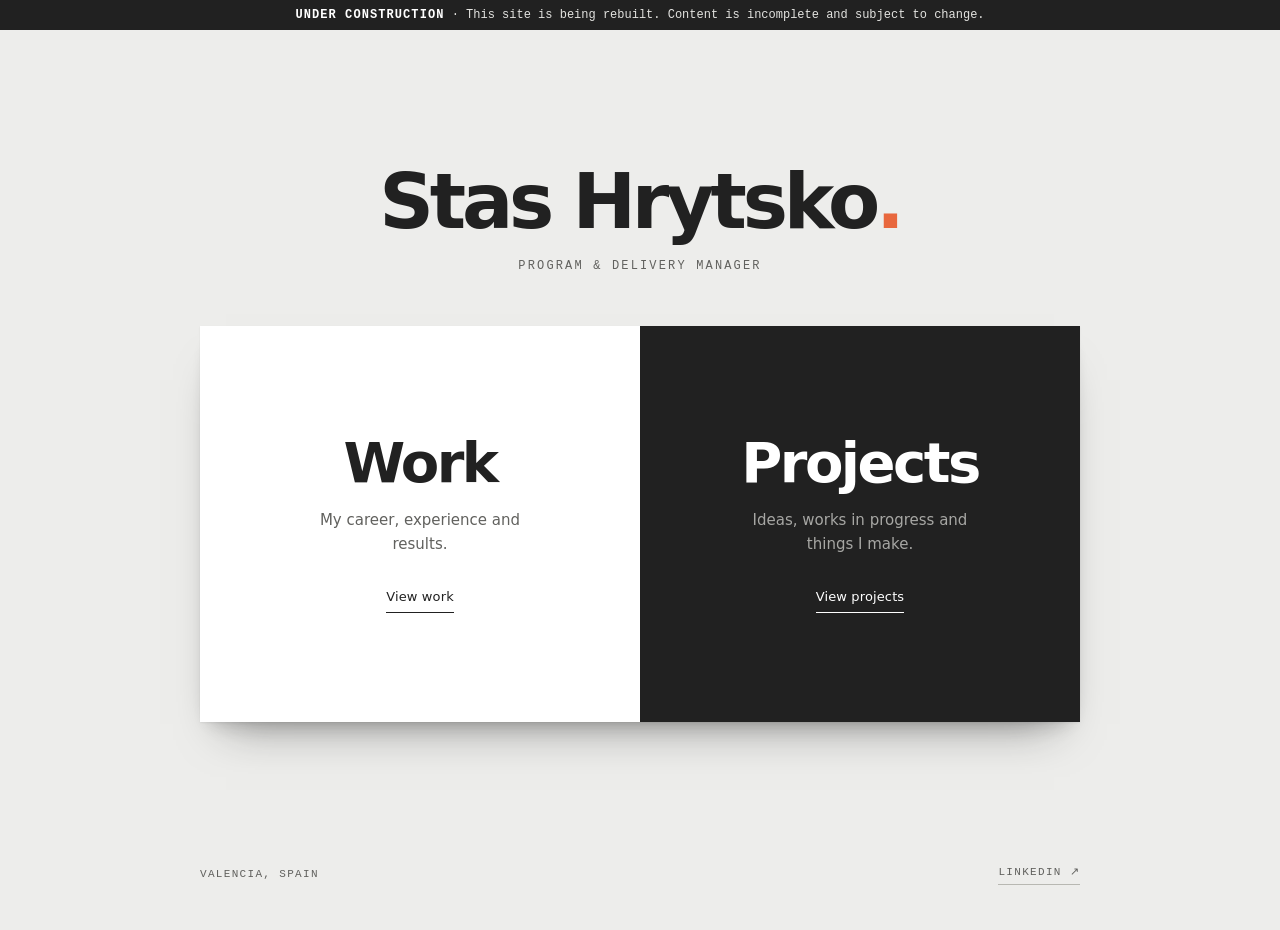
<file: site/index.html>
<!doctype html>
<html lang="en">
<head>
<meta charset="utf-8">
<meta name="viewport" content="width=device-width, initial-scale=1">
<meta name="robots" content="noindex,nofollow">
<title>Stas Hrytsko — Program &amp; Delivery Leader</title>
<meta name="description" content="Stas Hrytsko. Program and delivery leader in Valencia. Explore my professional experience and independent projects.">
<link rel="icon" type="image/svg+xml" href="./favicon.svg">
<link rel="stylesheet" href="./styles.css">
<meta name="theme-color" content="#efefec">
</head>
<body class="home">
<a class="skip" href="#main">Skip to content</a>
<div class="preview preview--construction" role="status"><span>UNDER CONSTRUCTION</span> · This site is being rebuilt. Content is incomplete and subject to change.</div>
<main class="stage" id="main">
<div class="composition">
<header class="masthead">
<h1>Stas Hrytsko<span>.</span></h1>
<p class="masthead-role">Program &amp; delivery manager</p>
</header>
<nav class="card" aria-label="Explore my work and projects">
<a class="panel panel--light" href="./experience/" id="work">
<span class="panel-title">Work</span>
<span class="panel-description">My career, experience and results.</span>
<span class="panel-cta">View work</span>
</a>
<a class="panel panel--dark" href="./projects/" id="projects">
<span class="panel-title">Projects</span>
<span class="panel-description">Ideas, works in progress and things I make.</span>
<span class="panel-cta">View projects</span>
</a>
</nav>
</div>
<footer class="page-foot" id="contact"><span>Valencia, Spain</span><a href="https://www.linkedin.com/in/stas-hrytsko/" target="_blank" rel="noopener noreferrer">LinkedIn ↗</a></footer>
<span id="experience" aria-hidden="true"></span>
</main>
</body>
</html>
</file>
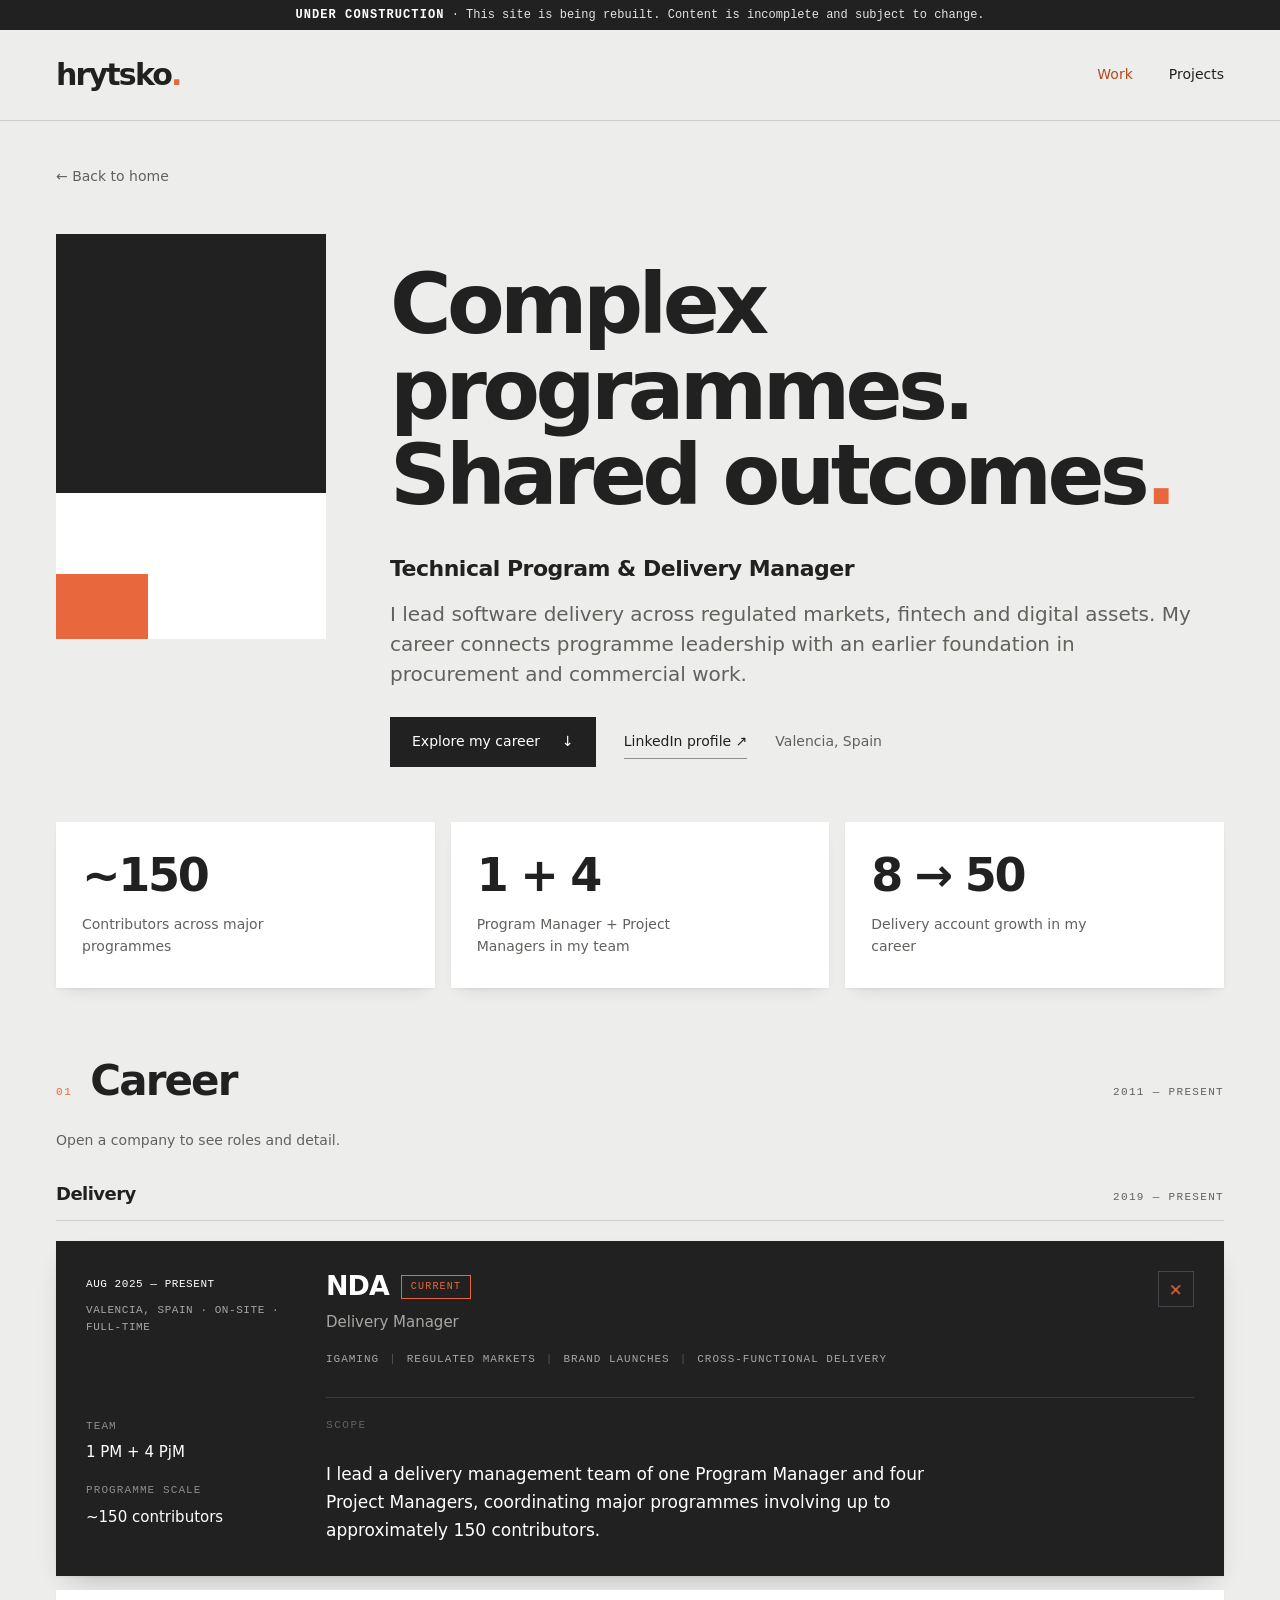
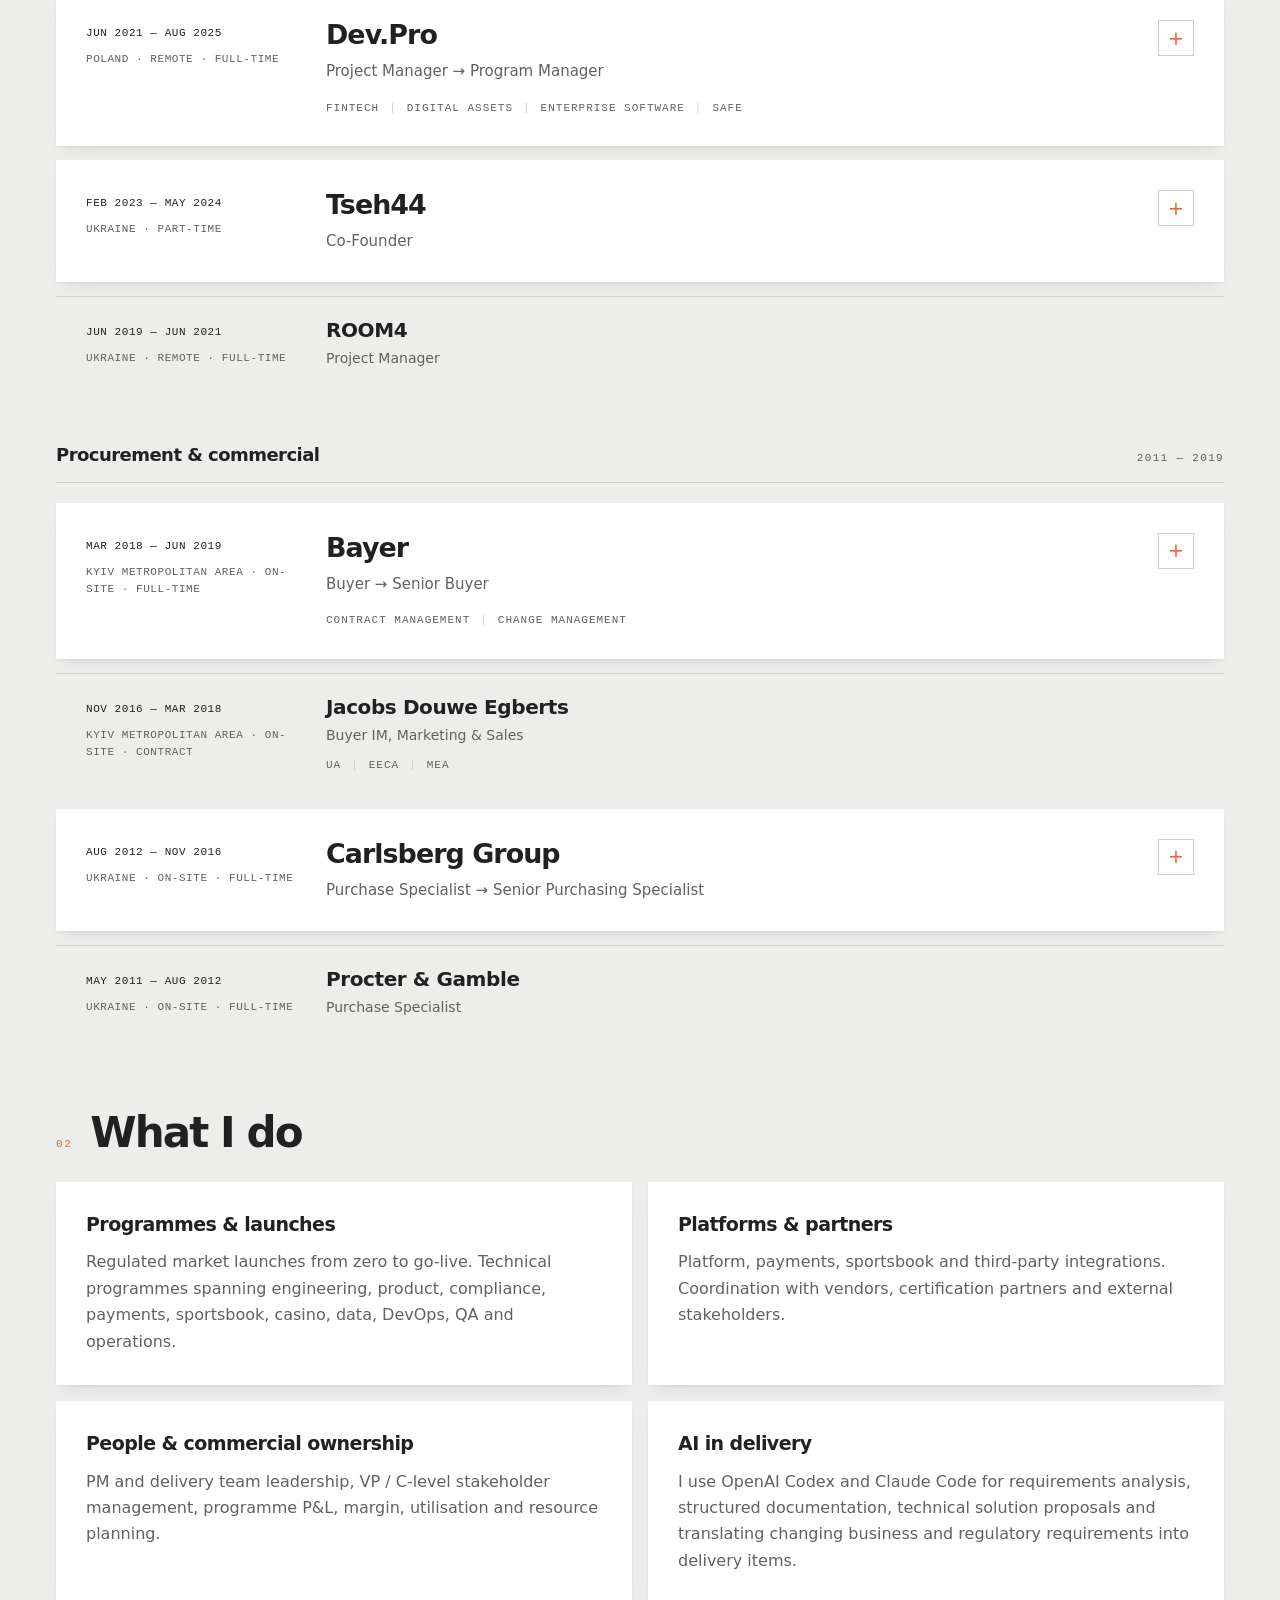
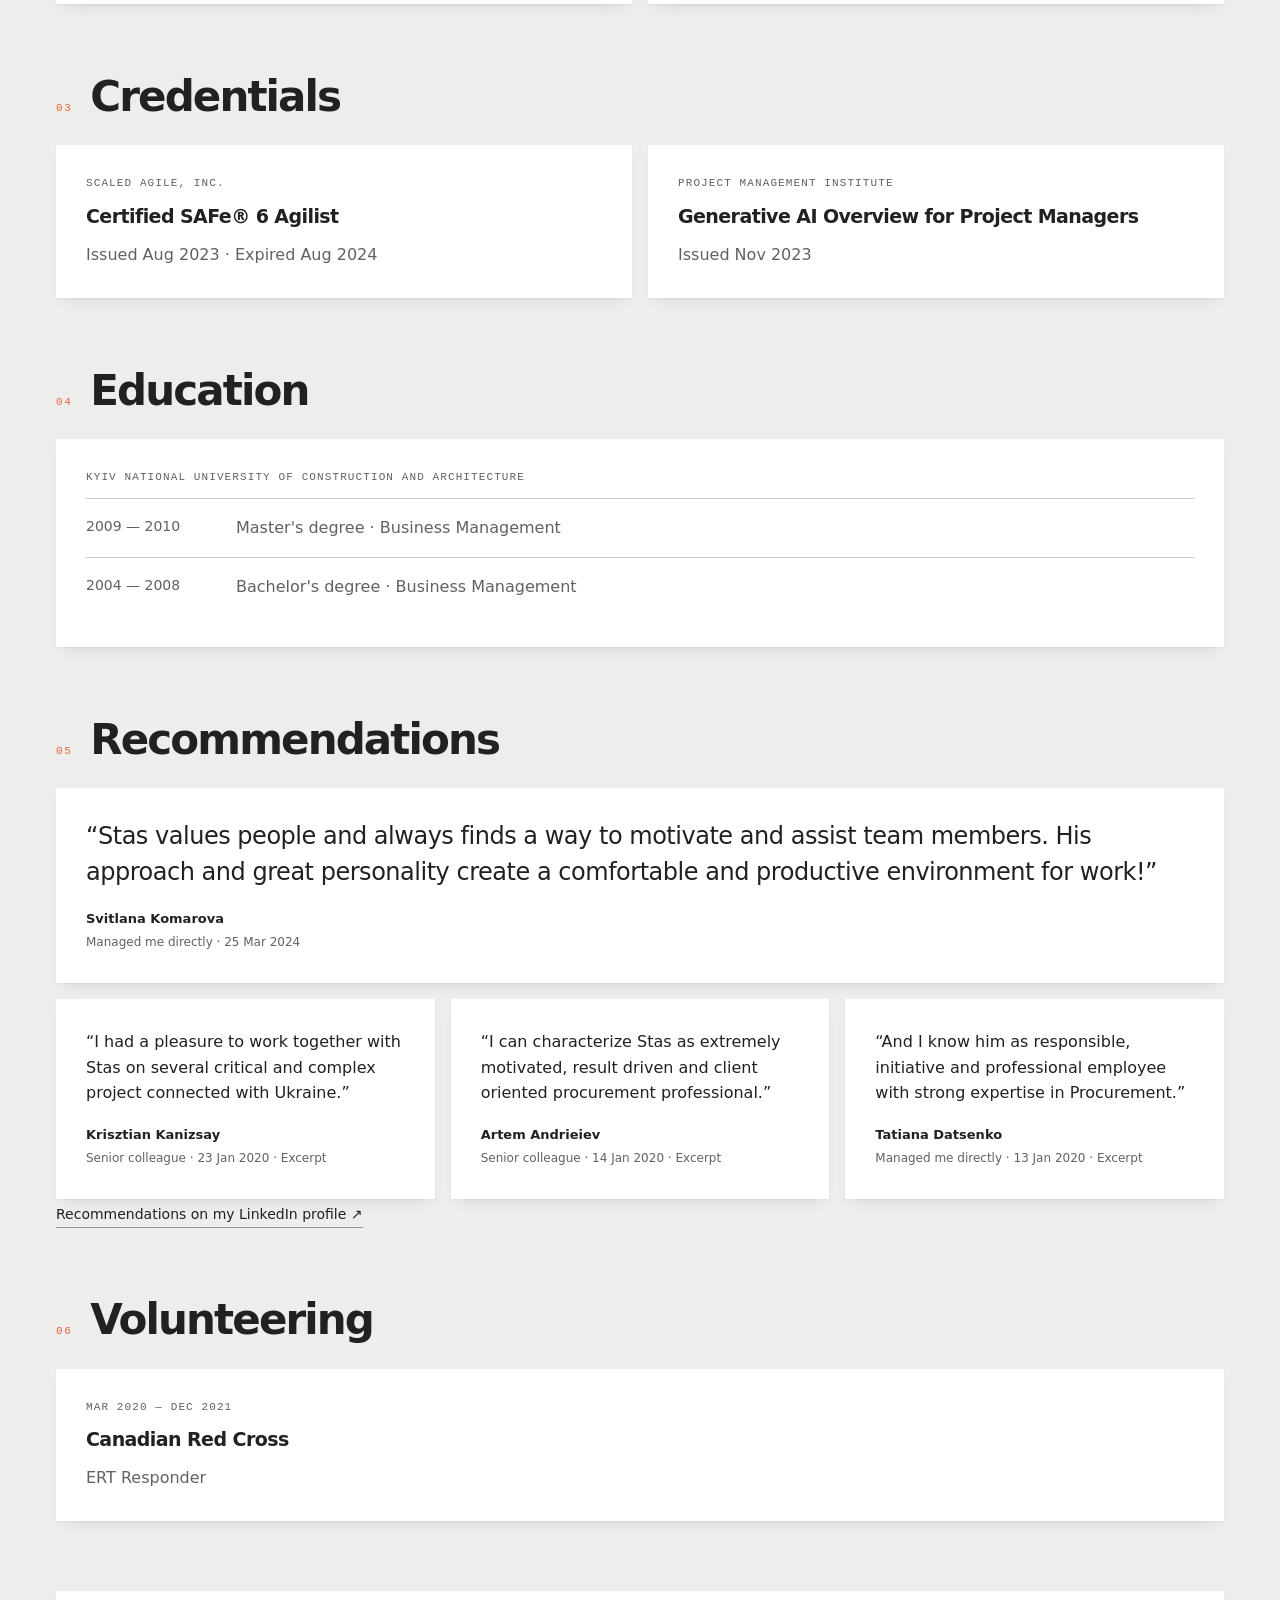
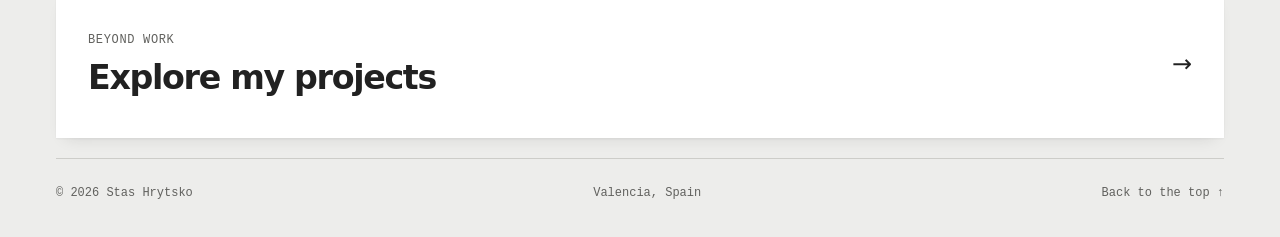
<file: site/experience/index.html>
<!doctype html>
<html lang="en">
<head>
<meta charset="utf-8">
<meta name="viewport" content="width=device-width, initial-scale=1">
<meta name="robots" content="noindex,nofollow">
<title>Work — Stas Hrytsko</title>
<meta name="description" content="Stas Hrytsko's career in technical programme delivery, regulated markets, fintech, digital assets and procurement. Experience, education and recommendations.">
<link rel="icon" type="image/svg+xml" href="../favicon.svg">
<link rel="stylesheet" href="../styles.css">
<meta name="theme-color" content="#ededeb">
</head>
<body class="work-page">
<a class="skip" href="#main">Skip to content</a>
<div class="preview preview--construction" role="status"><span>UNDER CONSTRUCTION</span> · This site is being rebuilt. Content is incomplete and subject to change.</div>
<header>
<div class="wrap nav">
<a class="wordmark" href="../" aria-label="Stas Hrytsko home">hrytsko<span>.</span></a>
<nav aria-label="Main navigation"><a href="./" class="active" aria-current="page">Work</a><a href="../projects/">Projects</a></nav>
</div>
</header>
<main class="wrap" id="main">

<section class="page-hero work-hero" aria-labelledby="page-title">
<a class="back" href="../">← Back to home</a>
<div class="work-hero-grid">
<figure class="work-portrait geo-cover" aria-hidden="true"></figure>
<div class="work-hero-content">
<h1 id="page-title">Complex programmes.<br>Shared outcomes<span class="period">.</span></h1>
<p class="work-title">Technical Program &amp; Delivery Manager</p>
<p class="lede">I lead software delivery across regulated markets, fintech and digital assets. My career connects programme leadership with an earlier foundation in procurement and commercial work.</p>
<div class="actions"><a class="button" href="#career">Explore my career <span aria-hidden="true">↓</span></a><a class="text-link" href="https://www.linkedin.com/in/stas-hrytsko/" target="_blank" rel="noopener noreferrer">LinkedIn profile ↗</a><span class="small">Valencia, Spain</span></div>
</div>
</div>
</section>

<div class="stat-cards" aria-label="Current delivery scope">
<div class="stat-card reveal"><strong>~150</strong><span>Contributors across major programmes</span></div>
<div class="stat-card reveal"><strong>1 + 4</strong><span>Program Manager + Project Managers in my team</span></div>
<div class="stat-card reveal"><strong>8 → 50</strong><span>Delivery account growth in my career</span></div>
</div>

<section class="work-section" id="career" aria-labelledby="career-title">
<div class="section-head"><span class="section-index">01</span><h2 id="career-title">Career</h2><span class="section-note">2011 — Present</span></div>
<p class="small career-hint">Open a company to see roles and detail.</p>

<div class="chapter">
<div class="chapter-head"><h3>Delivery</h3><span class="chapter-years">2019 — Present</span></div>
<div class="jobs">

<details class="job job--current reveal" open>
<summary class="job-summary">
<span class="job-aside"><span class="job-dates">Aug 2025 — Present</span><span class="job-place">Valencia, Spain · On-site · Full-time</span></span>
<span class="job-main">
<span class="job-company">NDA<span class="job-now">Current</span></span>
<span class="job-role">Delivery Manager</span>
<span class="job-domains"><span>iGaming</span><span>Regulated markets</span><span>Brand launches</span><span>Cross-functional delivery</span></span>
</span>
<span class="job-toggle" aria-hidden="true"><span class="job-toggle-icon">+</span></span>
</summary>
<div class="job-body">
<dl class="job-meta">
<div><dt>Team</dt><dd>1 PM + 4 PjM</dd></div>
<div><dt>Programme scale</dt><dd>~150 contributors</dd></div>
</dl>
<div class="job-blocks">
<div class="job-block">
<h4>Scope</h4>
<p>I lead a delivery management team of one Program Manager and four Project Managers, coordinating major programmes involving up to approximately 150 contributors.</p>
</div>
</div>
</div>
</details>

<details class="job reveal">
<summary class="job-summary">
<span class="job-aside"><span class="job-dates">Jun 2021 — Aug 2025</span><span class="job-place">Poland · Remote · Full-time</span></span>
<span class="job-main">
<span class="job-company">Dev.Pro</span>
<span class="job-role">Project Manager → Program Manager</span>
<span class="job-domains"><span>FinTech</span><span>Digital assets</span><span>Enterprise software</span><span>SAFe</span></span>
</span>
<span class="job-toggle" aria-hidden="true"><span class="job-toggle-icon">+</span></span>
</summary>
<div class="job-body">
<dl class="job-meta">
<div><dt>Duration</dt><dd>4 yrs 3 mos</dd></div>
<div><dt>Roles held</dt><dd>Three</dd></div>
</dl>
<div class="job-blocks">
<div class="job-block">
<h4>Roles</h4>
<ol class="role-history">
<li><h3>Program Manager</h3><span class="small">Feb 2023 — Aug 2025</span><p>FinTech · Digital assets · Enterprise software · SAFe</p></li>
<li><h3>Senior Project Manager</h3><span class="small">Sep 2022 — Feb 2023</span></li>
<li><h3>Project Manager</h3><span class="small">Jun 2021 — Sep 2022</span></li>
</ol>
</div>
</div>
</div>
</details>

<details class="job reveal">
<summary class="job-summary">
<span class="job-aside"><span class="job-dates">Feb 2023 — May 2024</span><span class="job-place">Ukraine · Part-time</span></span>
<span class="job-main">
<span class="job-company">Tseh44</span>
<span class="job-role">Co-Founder</span>
</span>
<span class="job-toggle" aria-hidden="true"><span class="job-toggle-icon">+</span></span>
</summary>
<div class="job-body">
<dl class="job-meta">
<div><dt>Duration</dt><dd>1 yr 4 mos</dd></div>
</dl>
<div class="job-blocks">
<div class="job-block"><h4>Context</h4><p>Co-founder role held alongside my work at Dev.Pro.</p></div>
</div>
</div>
</details>

<article class="job job--flat reveal">
<div class="job-summary">
<span class="job-aside"><span class="job-dates">Jun 2019 — Jun 2021</span><span class="job-place">Ukraine · Remote · Full-time</span></span>
<span class="job-main">
<span class="job-company">ROOM4</span>
<span class="job-role">Project Manager</span>
</span>
</div>
</article>

</div>
</div>

<div class="chapter">
<div class="chapter-head"><h3>Procurement &amp; commercial</h3><span class="chapter-years">2011 — 2019</span></div>
<div class="jobs">

<details class="job reveal">
<summary class="job-summary">
<span class="job-aside"><span class="job-dates">Mar 2018 — Jun 2019</span><span class="job-place">Kyiv Metropolitan Area · On-site · Full-time</span></span>
<span class="job-main">
<span class="job-company">Bayer</span>
<span class="job-role">Buyer → Senior Buyer</span>
<span class="job-domains"><span>Contract management</span><span>Change management</span></span>
</span>
<span class="job-toggle" aria-hidden="true"><span class="job-toggle-icon">+</span></span>
</summary>
<div class="job-body">
<dl class="job-meta">
<div><dt>Duration</dt><dd>1 yr 4 mos</dd></div>
<div><dt>Roles held</dt><dd>Two</dd></div>
</dl>
<div class="job-blocks">
<div class="job-block">
<h4>Roles</h4>
<ol class="role-history">
<li><h3>Senior Buyer</h3><span class="small">May 2018 — Jun 2019</span><p>Contract management · Change management</p></li>
<li><h3>Buyer</h3><span class="small">Mar 2018 — Dec 2018</span></li>
</ol>
</div>
<div class="job-block">
<h4>Recognition</h4>
<p class="small">Letter of recommendation listed on my LinkedIn profile.</p>
<a class="text-link" href="https://www.linkedin.com/in/stas-hrytsko/" target="_blank" rel="noopener noreferrer">Visit LinkedIn profile ↗</a>
</div>
</div>
</div>
</details>

<article class="job job--flat reveal">
<div class="job-summary">
<span class="job-aside"><span class="job-dates">Nov 2016 — Mar 2018</span><span class="job-place">Kyiv Metropolitan Area · On-site · Contract</span></span>
<span class="job-main">
<span class="job-company">Jacobs Douwe Egberts</span>
<span class="job-role">Buyer IM, Marketing &amp; Sales</span>
<span class="job-domains"><span>UA</span><span>EECA</span><span>MEA</span></span>
</span>
</div>
</article>

<details class="job reveal">
<summary class="job-summary">
<span class="job-aside"><span class="job-dates">Aug 2012 — Nov 2016</span><span class="job-place">Ukraine · On-site · Full-time</span></span>
<span class="job-main">
<span class="job-company">Carlsberg Group</span>
<span class="job-role">Purchase Specialist → Senior Purchasing Specialist</span>
</span>
<span class="job-toggle" aria-hidden="true"><span class="job-toggle-icon">+</span></span>
</summary>
<div class="job-body">
<dl class="job-meta">
<div><dt>Duration</dt><dd>4 yrs 4 mos</dd></div>
<div><dt>Roles held</dt><dd>Two</dd></div>
</dl>
<div class="job-blocks">
<div class="job-block">
<h4>Roles</h4>
<ol class="role-history"><li><h3>Senior Purchasing Specialist</h3><span class="small">Nov 2014 — Nov 2016</span></li><li><h3>Purchase Specialist</h3><span class="small">Aug 2012 — Nov 2014</span></li></ol>
</div>
</div>
</div>
</details>

<article class="job job--flat reveal">
<div class="job-summary">
<span class="job-aside"><span class="job-dates">May 2011 — Aug 2012</span><span class="job-place">Ukraine · On-site · Full-time</span></span>
<span class="job-main">
<span class="job-company">Procter &amp; Gamble</span>
<span class="job-role">Purchase Specialist</span>
</span>
</div>
</article>

</div>
</div>
</section>

<section class="work-section" id="practice" aria-labelledby="practice-title">
<div class="section-head"><span class="section-index">02</span><h2 id="practice-title">What I do</h2></div>
<div class="card-grid">
<article class="flat-card reveal"><h3>Programmes &amp; launches</h3><p>Regulated market launches from zero to go-live. Technical programmes spanning engineering, product, compliance, payments, sportsbook, casino, data, DevOps, QA and operations.</p></article>
<article class="flat-card reveal"><h3>Platforms &amp; partners</h3><p>Platform, payments, sportsbook and third-party integrations. Coordination with vendors, certification partners and external stakeholders.</p></article>
<article class="flat-card reveal"><h3>People &amp; commercial ownership</h3><p>PM and delivery team leadership, VP / C-level stakeholder management, programme P&amp;L, margin, utilisation and resource planning.</p></article>
<article class="flat-card reveal"><h3>AI in delivery</h3><p>I use OpenAI Codex and Claude Code for requirements analysis, structured documentation, technical solution proposals and translating changing business and regulatory requirements into delivery items.</p></article>
</div>
</section>

<section class="work-section" id="credentials" aria-labelledby="credentials-title">
<div class="section-head"><span class="section-index">03</span><h2 id="credentials-title">Credentials</h2></div>
<div class="card-grid">
<article class="flat-card reveal"><span class="card-label">Scaled Agile, Inc.</span><h3>Certified SAFe® 6 Agilist</h3><p class="small">Issued Aug 2023 · Expired Aug 2024</p></article>
<article class="flat-card reveal"><span class="card-label">Project Management Institute</span><h3>Generative AI Overview for Project Managers</h3><p class="small">Issued Nov 2023</p></article>
</div>
</section>

<section class="work-section" id="education" aria-labelledby="education-title">
<div class="section-head"><span class="section-index">04</span><h2 id="education-title">Education</h2></div>
<article class="flat-card reveal">
<span class="card-label">Kyiv National University of Construction and Architecture</span>
<div class="education-rows"><div><span class="small">2009 — 2010</span><p>Master's degree · Business Management</p></div><div><span class="small">2004 — 2008</span><p>Bachelor's degree · Business Management</p></div></div>
</article>
</section>

<section class="work-section" id="recommendations" aria-labelledby="recommendations-title">
<div class="section-head"><span class="section-index">05</span><h2 id="recommendations-title">Recommendations</h2></div>
<figure class="quote-card quote-card--lead reveal"><blockquote>“Stas values people and always finds a way to motivate and assist team members. His approach and great personality create a comfortable and productive environment for work!”</blockquote><figcaption><strong>Svitlana Komarova</strong><span>Managed me directly · 25 Mar 2024</span></figcaption></figure>
<div class="card-grid card-grid--three">
<figure class="quote-card reveal"><blockquote>“I had a pleasure to work together with Stas on several critical and complex project connected with Ukraine.”</blockquote><figcaption><strong>Krisztian Kanizsay</strong><span>Senior colleague · 23 Jan 2020 · Excerpt</span></figcaption></figure>
<figure class="quote-card reveal"><blockquote>“I can characterize Stas as extremely motivated, result driven and client oriented procurement professional.”</blockquote><figcaption><strong>Artem Andrieiev</strong><span>Senior colleague · 14 Jan 2020 · Excerpt</span></figcaption></figure>
<figure class="quote-card reveal"><blockquote>“And I know him as responsible, initiative and professional employee with strong expertise in Procurement.”</blockquote><figcaption><strong>Tatiana Datsenko</strong><span>Managed me directly · 13 Jan 2020 · Excerpt</span></figcaption></figure>
</div>
<a class="text-link" href="https://www.linkedin.com/in/stas-hrytsko/" target="_blank" rel="noopener noreferrer">Recommendations on my LinkedIn profile ↗</a>
</section>

<section class="work-section" id="volunteering" aria-labelledby="volunteering-title">
<div class="section-head"><span class="section-index">06</span><h2 id="volunteering-title">Volunteering</h2></div>
<article class="flat-card reveal"><span class="card-label">Mar 2020 — Dec 2021</span><h3>Canadian Red Cross</h3><p class="small">ERT Responder</p></article>
</section>

<a class="next-project reveal" href="../projects/"><div><span class="meta">Beyond work</span><br><strong>Explore my projects</strong></div><span aria-hidden="true">→</span></a>
</main>
<footer class="wrap"><div class="footer"><span>© 2026 Stas Hrytsko</span><span>Valencia, Spain</span><a href="#main">Back to the top ↑</a></div></footer>
</body>
</html>
</file>
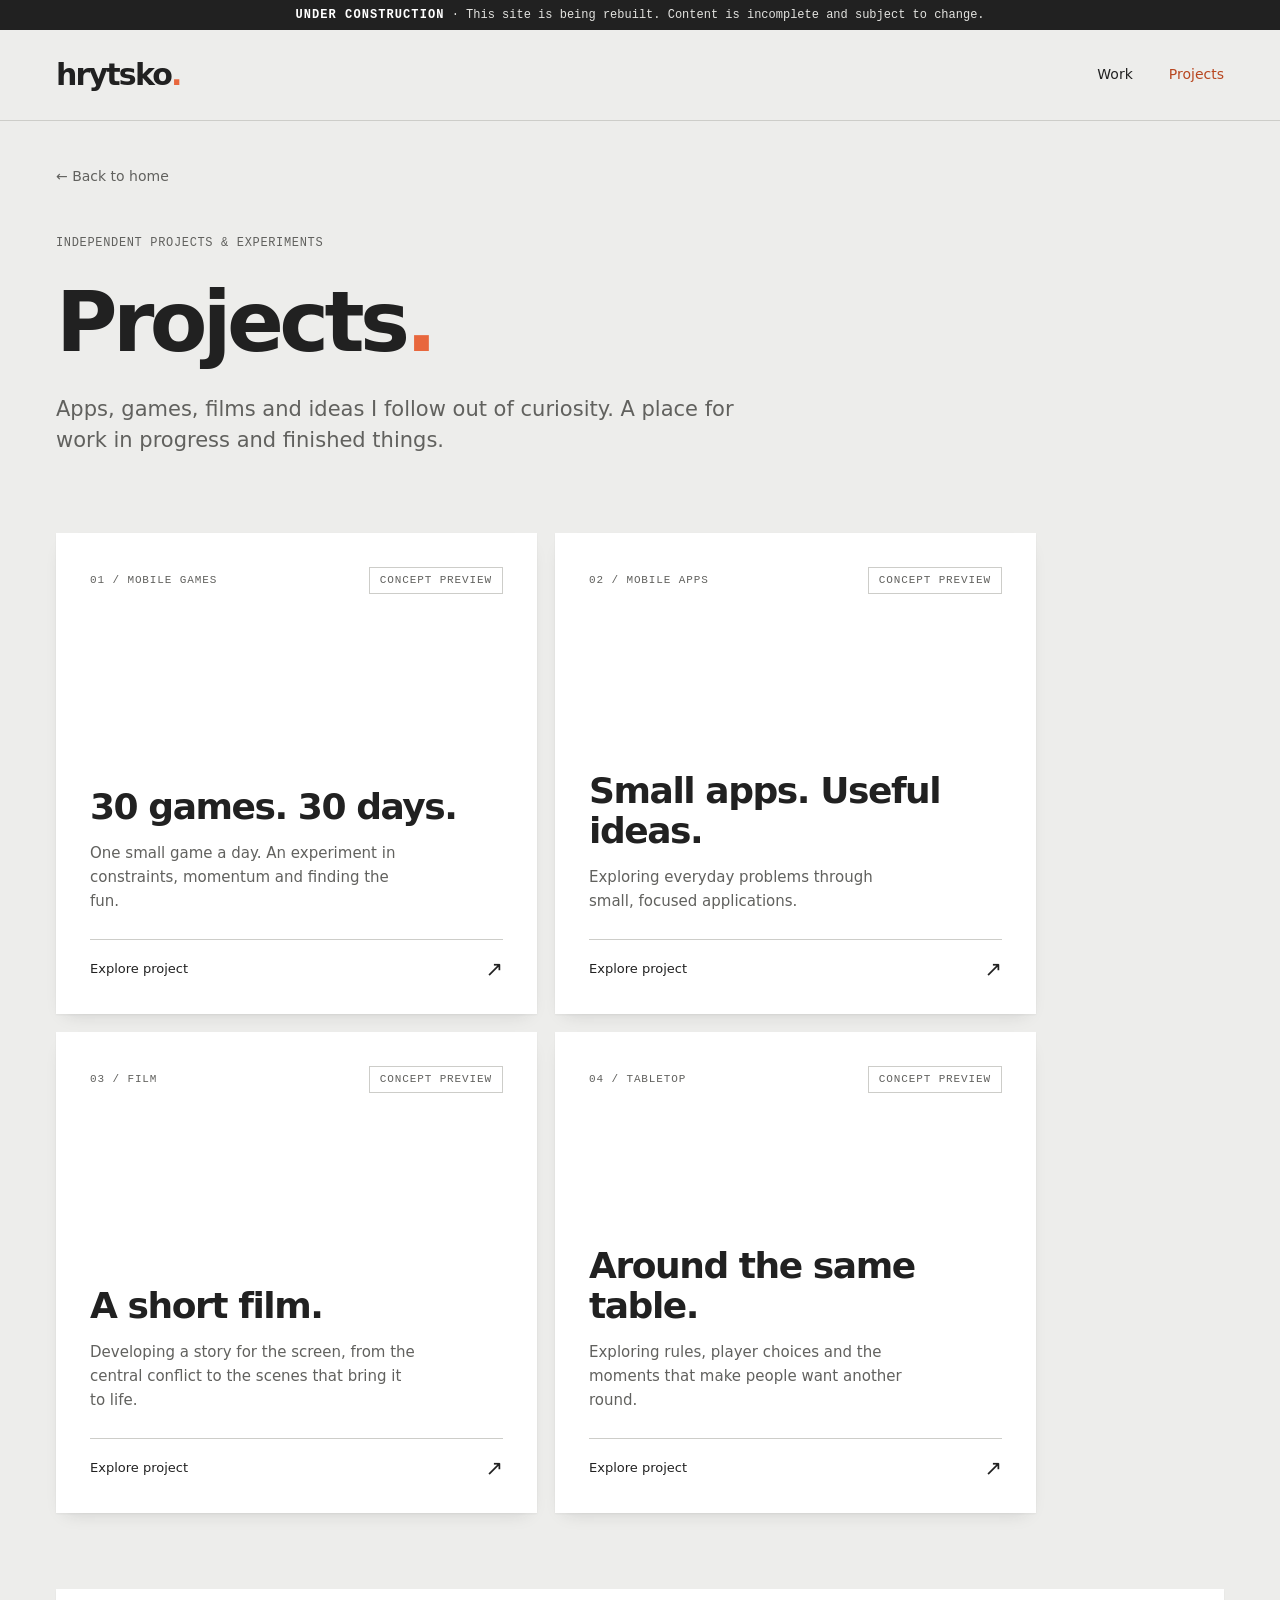
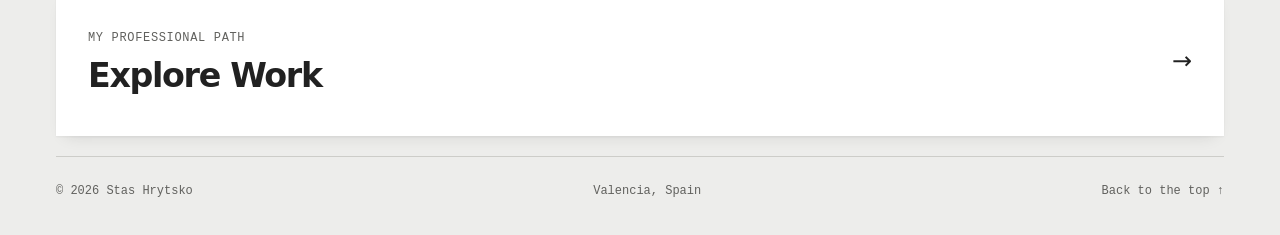
<file: site/projects/index.html>
<!doctype html>
<html lang="en">
<head>
<meta charset="utf-8">
<meta name="viewport" content="width=device-width, initial-scale=1">
<meta name="robots" content="noindex,nofollow">
<title>Projects — Stas Hrytsko</title>
<meta name="description" content="Independent projects by Stas Hrytsko: apps, games, film and experiments. Explore each idea and its current stage.">
<link rel="icon" type="image/svg+xml" href="../favicon.svg">
<link rel="stylesheet" href="../styles.css">
<meta name="theme-color" content="#efefec">
</head>
<body class="projects-page">
<a class="skip" href="#main">Skip to content</a>
<div class="preview preview--construction" role="status"><span>UNDER CONSTRUCTION</span> · This site is being rebuilt. Content is incomplete and subject to change.</div>
<header><div class="wrap nav"><a class="wordmark" href="../" aria-label="Stas Hrytsko home">hrytsko<span>.</span></a><nav aria-label="Main navigation"><a href="../experience/">Work</a><a href="./" class="active" aria-current="page">Projects</a></nav></div></header>
<main class="wrap" id="main">
<section class="page-hero project-index-hero" aria-labelledby="page-title">
<a class="back" href="../">← Back to home</a>
<div class="meta">Independent projects &amp; experiments</div>
<h1 id="page-title">Projects<span class="period">.</span></h1>
<p class="lede">Apps, games, films and ideas I follow out of curiosity. A place for work in progress and finished things.</p>
</section>
<section aria-label="Project collection" class="project-collection">
<a class="tile reveal" href="./30-games/" aria-labelledby="project-01">
<div class="tile-top"><span class="tile-index">01 / Mobile games</span><span class="tile-status">Concept preview</span></div>
<div class="tile-body"><h2 id="project-01">30 games. 30 days.</h2><p>One small game a day. An experiment in constraints, momentum and finding the fun.</p></div>
<div class="tile-foot"><span>Explore project</span><span class="tile-arrow" aria-hidden="true">↗</span></div>
</a>
<a class="tile reveal" href="./mobile-apps/" aria-labelledby="project-02">
<div class="tile-top"><span class="tile-index">02 / Mobile apps</span><span class="tile-status">Concept preview</span></div>
<div class="tile-body"><h2 id="project-02">Small apps. Useful ideas.</h2><p>Exploring everyday problems through small, focused applications.</p></div>
<div class="tile-foot"><span>Explore project</span><span class="tile-arrow" aria-hidden="true">↗</span></div>
</a>
<a class="tile reveal" href="./short-film/" aria-labelledby="project-03">
<div class="tile-top"><span class="tile-index">03 / Film</span><span class="tile-status">Concept preview</span></div>
<div class="tile-body"><h2 id="project-03">A short film.</h2><p>Developing a story for the screen, from the central conflict to the scenes that bring it to life.</p></div>
<div class="tile-foot"><span>Explore project</span><span class="tile-arrow" aria-hidden="true">↗</span></div>
</a>
<a class="tile reveal" href="./board-game/" aria-labelledby="project-04">
<div class="tile-top"><span class="tile-index">04 / Tabletop</span><span class="tile-status">Concept preview</span></div>
<div class="tile-body"><h2 id="project-04">Around the same table.</h2><p>Exploring rules, player choices and the moments that make people want another round.</p></div>
<div class="tile-foot"><span>Explore project</span><span class="tile-arrow" aria-hidden="true">↗</span></div>
</a>
</section>
<a class="next-project" href="../experience/"><div><span class="meta">My professional path</span><br><strong>Explore Work</strong></div><span aria-hidden="true">→</span></a>
</main>
<footer class="wrap"><div class="footer"><span>© 2026 Stas Hrytsko</span><span>Valencia, Spain</span><a href="#main">Back to the top ↑</a></div></footer>
</body>
</html>
</file>
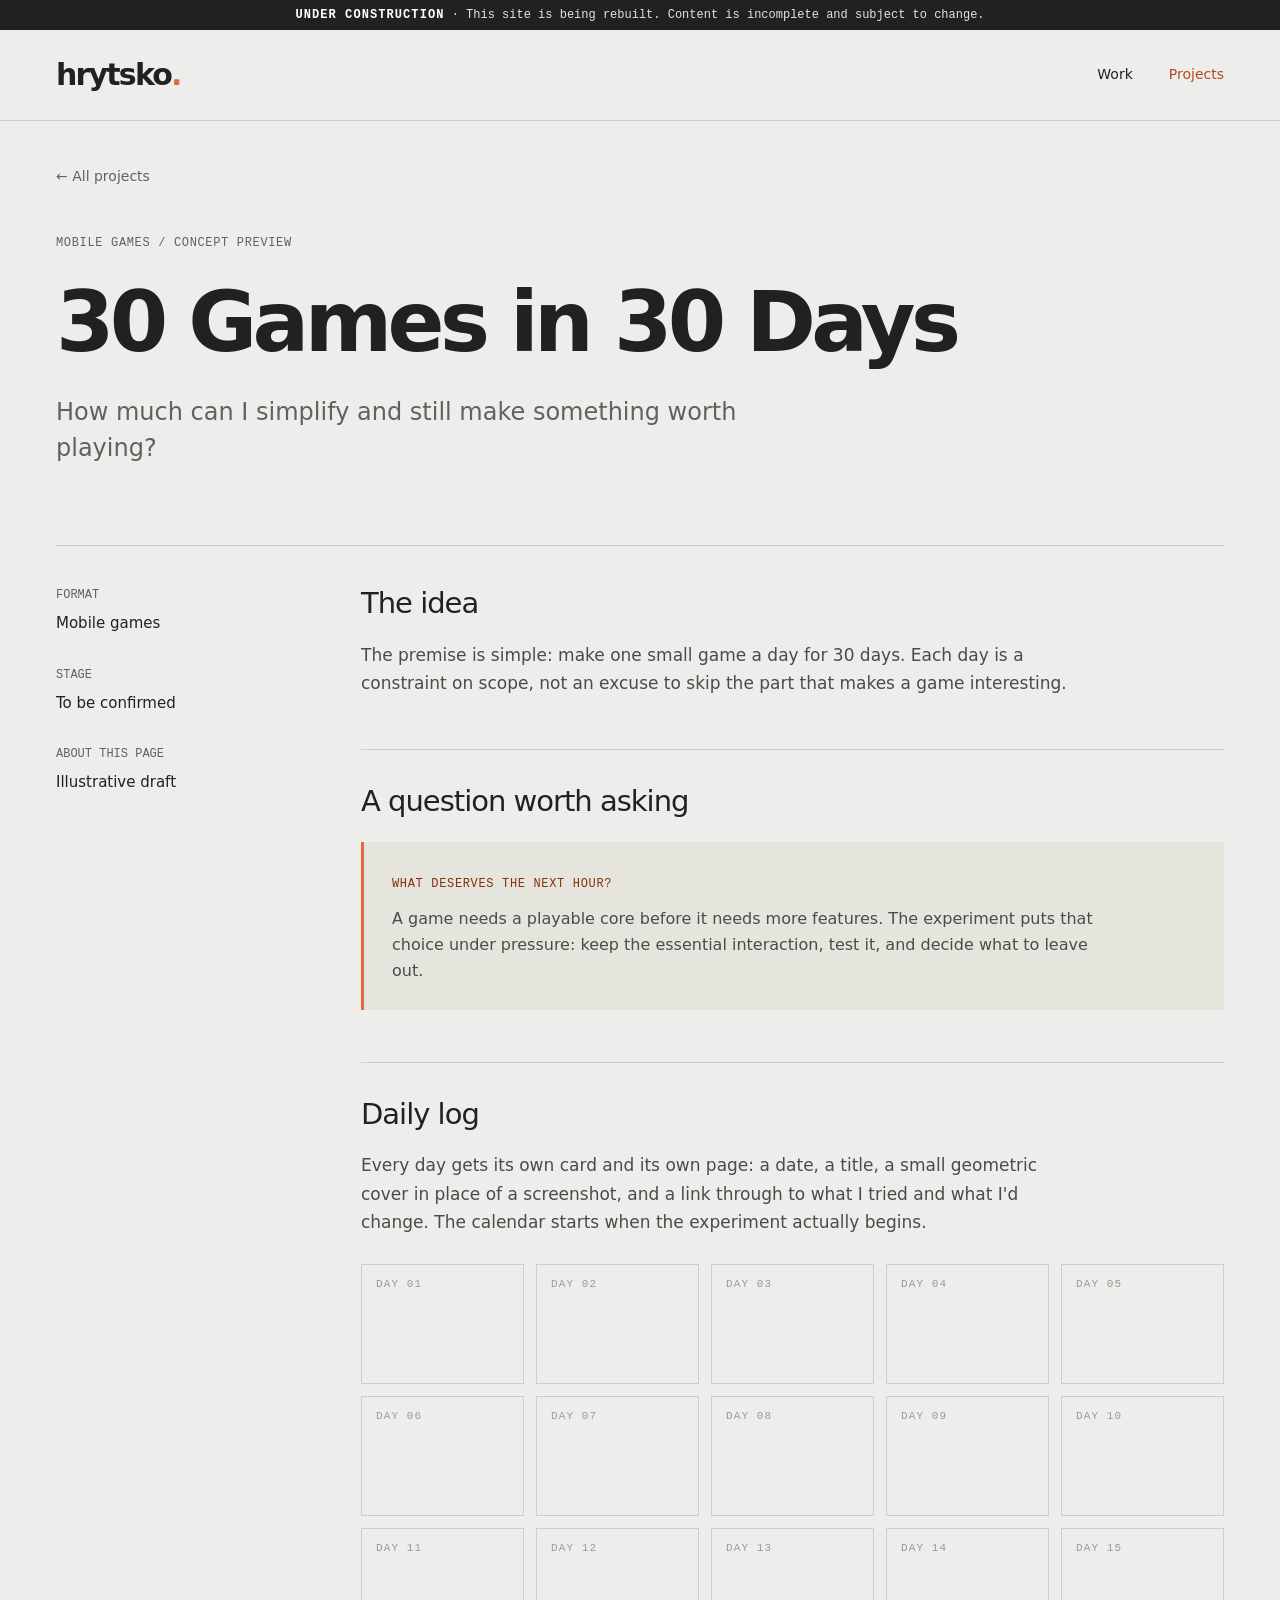
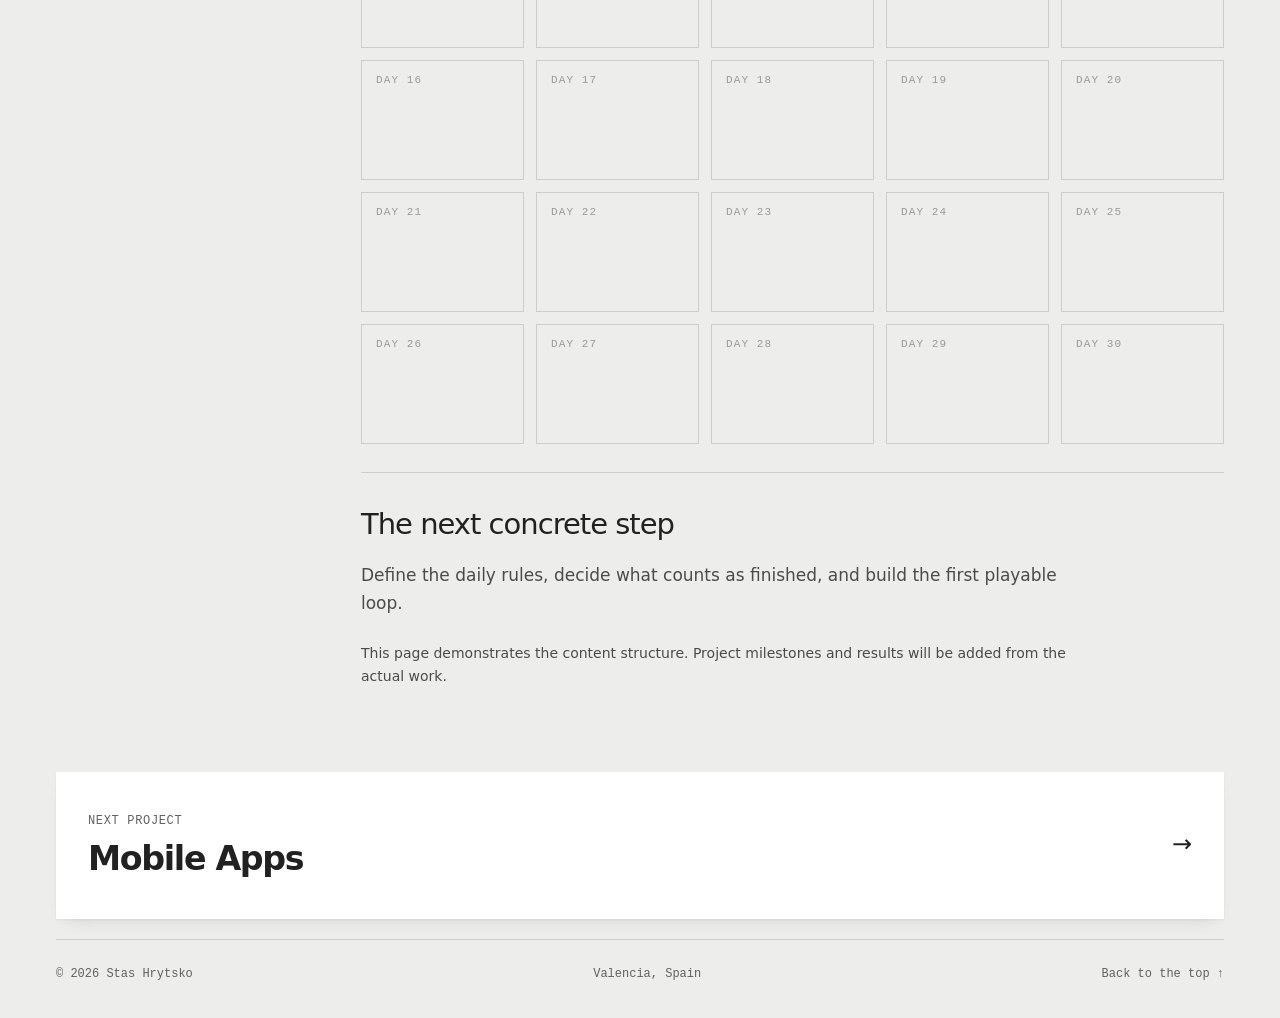
<file: site/projects/30-games/index.html>
<!doctype html><html lang="en">
<head>
<meta charset="utf-8">
<meta name="viewport" content="width=device-width, initial-scale=1">
<meta name="robots" content="noindex,nofollow">
<title>30 Games in 30 Days — Stas Hrytsko</title>
<meta name="description" content="Stas Hrytsko, delivery manager and independent builder in Valencia. Experience, projects, and a way of working.">
<link rel="icon" type="image/svg+xml" href="../../favicon.svg">
<link rel="stylesheet" href="../../styles.css">
<meta name="theme-color" content="#efefec">
</head>
<body><a class="skip" href="#main">Skip to content</a>
<div class="preview preview--construction" role="status"><span>UNDER CONSTRUCTION</span> · This site is being rebuilt. Content is incomplete and subject to change.</div>
<header>
<div class="wrap nav"><a class="wordmark" href="../../" aria-label="Stas Hrytsko home">hrytsko<span>.</span></a>
<nav aria-label="Main navigation"><a href="../../experience/">Work</a><a href="../" class="active" aria-current="location">Projects</a></nav>
</div>
</header>
<main class="wrap" id="main">
<section class="page-hero"><a class="back" href="../">← All projects</a>
<div class="meta">Mobile games / Concept preview</div>
<h1>30 Games in 30 Days</h1>
<p class="lede">How much can I simplify and still make something worth playing?</p>
</section>
<div class="detail-layout">
<aside class="detail-meta">
<dl>
<div>
<dt>Format</dt>
<dd>Mobile games</dd>
</div>
<div>
<dt>Stage</dt>
<dd>To be confirmed</dd>
</div>
<div>
<dt>About this page</dt>
<dd>Illustrative draft</dd>
</div>
</dl>
</aside>
<article class="detail-body">
<section class="detail-block">
<h2>The idea</h2>
<p>The premise is simple: make one small game a day for 30 days. Each day is a constraint on scope, not an excuse to skip the part that makes a game interesting.</p>
</section>
<section class="detail-block">
<h2>A question worth asking</h2>
<div class="note"><span class="meta">What deserves the next hour?</span>
<p>A game needs a playable core before it needs more features. The experiment puts that choice under pressure: keep the essential interaction, test it, and decide what to leave out.</p>
</div>
</section>
<section class="detail-block">
<h2>Daily log</h2>
<p>Every day gets its own card and its own page: a date, a title, a small geometric cover in place of a screenshot, and a link through to what I tried and what I'd change. The calendar starts when the experiment actually begins.</p>
<!-- log:start -->
<div class="log-grid">
<article class="log-card log-card--planned"><span class="log-date">Day 01</span></article>
<article class="log-card log-card--planned"><span class="log-date">Day 02</span></article>
<article class="log-card log-card--planned"><span class="log-date">Day 03</span></article>
<article class="log-card log-card--planned"><span class="log-date">Day 04</span></article>
<article class="log-card log-card--planned"><span class="log-date">Day 05</span></article>
<article class="log-card log-card--planned"><span class="log-date">Day 06</span></article>
<article class="log-card log-card--planned"><span class="log-date">Day 07</span></article>
<article class="log-card log-card--planned"><span class="log-date">Day 08</span></article>
<article class="log-card log-card--planned"><span class="log-date">Day 09</span></article>
<article class="log-card log-card--planned"><span class="log-date">Day 10</span></article>
<article class="log-card log-card--planned"><span class="log-date">Day 11</span></article>
<article class="log-card log-card--planned"><span class="log-date">Day 12</span></article>
<article class="log-card log-card--planned"><span class="log-date">Day 13</span></article>
<article class="log-card log-card--planned"><span class="log-date">Day 14</span></article>
<article class="log-card log-card--planned"><span class="log-date">Day 15</span></article>
<article class="log-card log-card--planned"><span class="log-date">Day 16</span></article>
<article class="log-card log-card--planned"><span class="log-date">Day 17</span></article>
<article class="log-card log-card--planned"><span class="log-date">Day 18</span></article>
<article class="log-card log-card--planned"><span class="log-date">Day 19</span></article>
<article class="log-card log-card--planned"><span class="log-date">Day 20</span></article>
<article class="log-card log-card--planned"><span class="log-date">Day 21</span></article>
<article class="log-card log-card--planned"><span class="log-date">Day 22</span></article>
<article class="log-card log-card--planned"><span class="log-date">Day 23</span></article>
<article class="log-card log-card--planned"><span class="log-date">Day 24</span></article>
<article class="log-card log-card--planned"><span class="log-date">Day 25</span></article>
<article class="log-card log-card--planned"><span class="log-date">Day 26</span></article>
<article class="log-card log-card--planned"><span class="log-date">Day 27</span></article>
<article class="log-card log-card--planned"><span class="log-date">Day 28</span></article>
<article class="log-card log-card--planned"><span class="log-date">Day 29</span></article>
<article class="log-card log-card--planned"><span class="log-date">Day 30</span></article>
</div>
<!-- log:end -->
</section>
<section>
<h2>The next concrete step</h2>
<p>Define the daily rules, decide what counts as finished, and build the first playable loop.</p>
<p class="small">This page demonstrates the content structure. Project milestones and results will be added from the actual work.</p>
</section>
</article>
</div><a class="next-project" href="../../projects/mobile-apps/">
<div><span class="meta">Next project</span><br><strong>Mobile Apps</strong>
</div><span aria-hidden="true">→</span></a>
</main>
<footer class="wrap">
<div class="footer"><span>© 2026 Stas Hrytsko</span><span>Valencia, Spain</span><a href="../../#main">Back to the top ↑</a>
</div>
</footer>
</body></html>
</file>
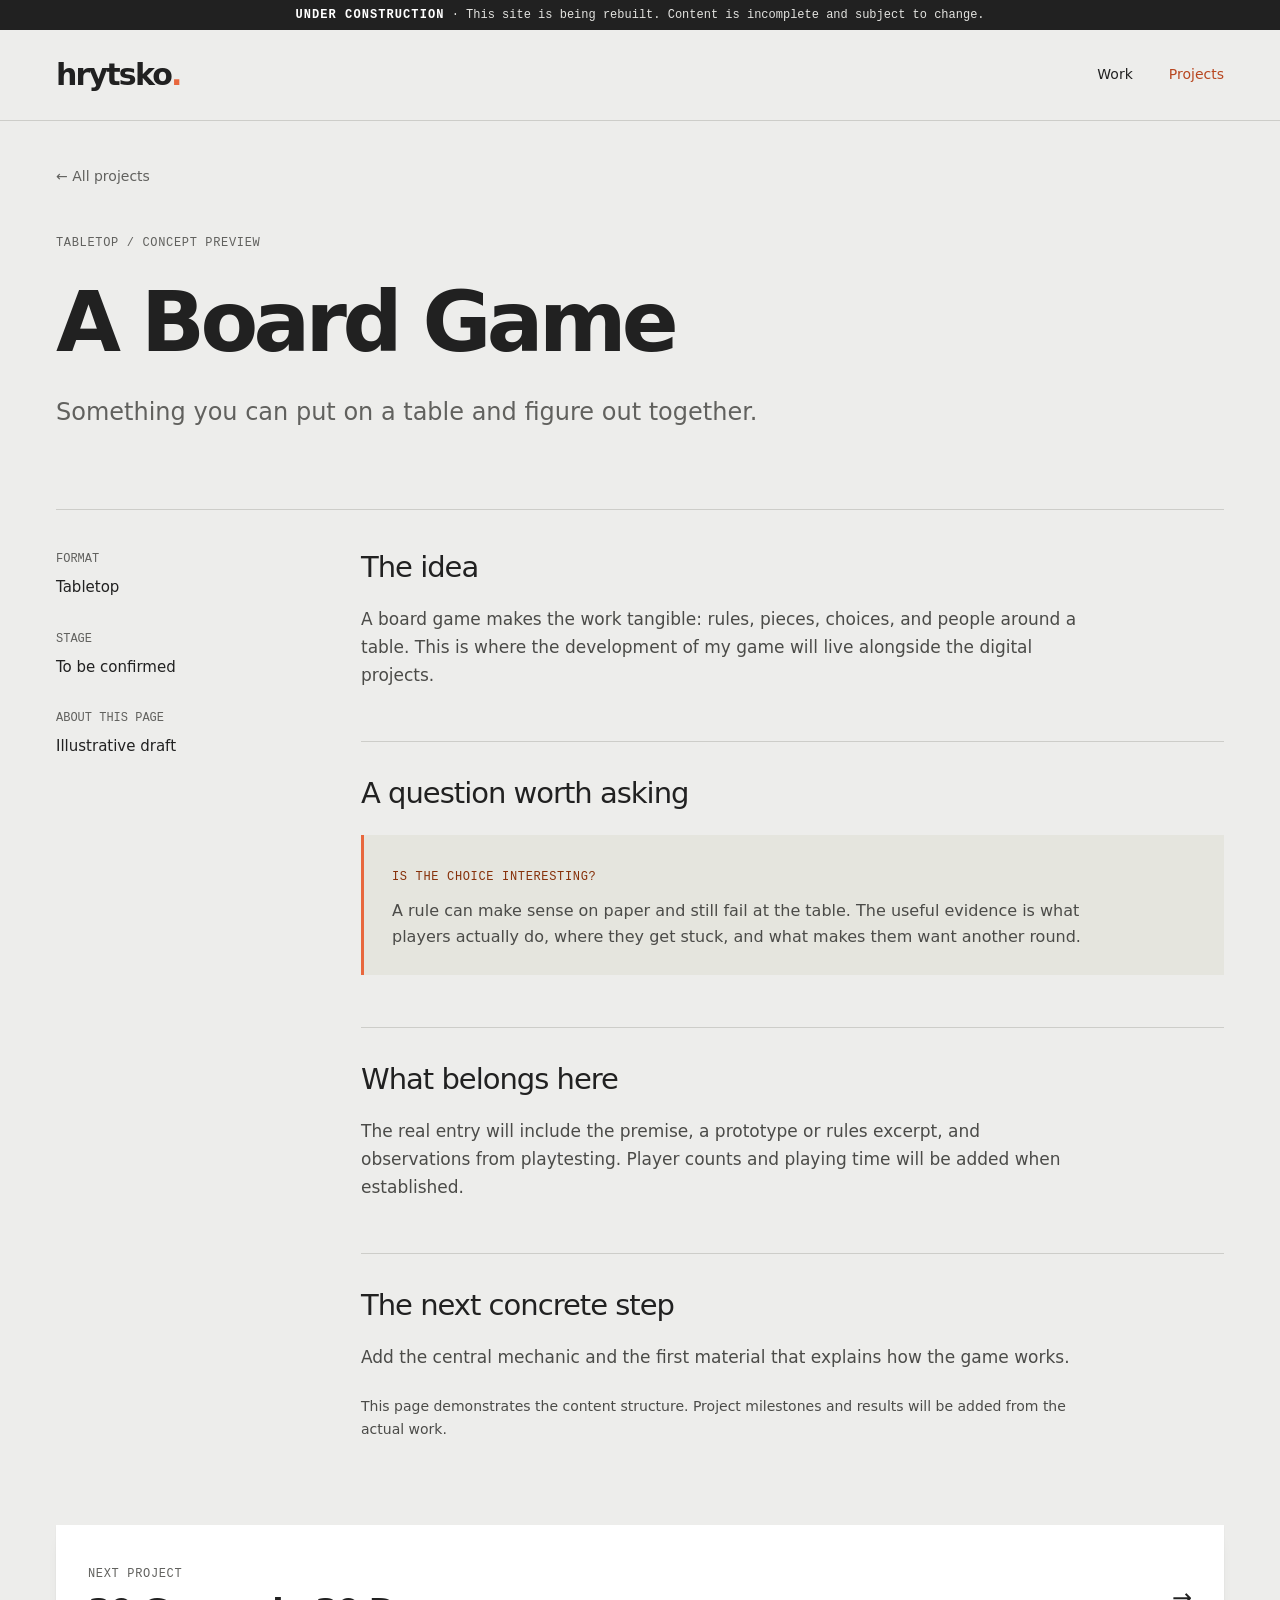
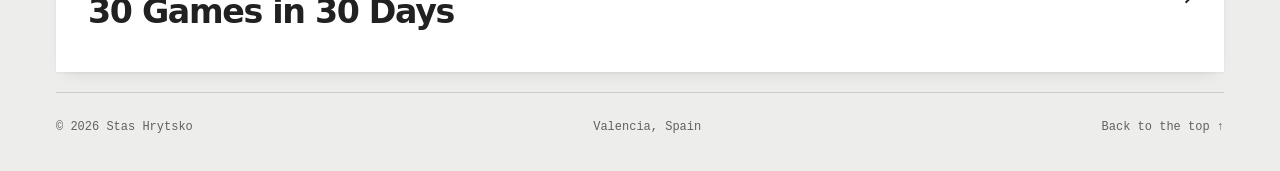
<file: site/projects/board-game/index.html>
<!doctype html><html lang="en">
<head>
<meta charset="utf-8">
<meta name="viewport" content="width=device-width, initial-scale=1">
<meta name="robots" content="noindex,nofollow">
<title>A Board Game — Stas Hrytsko</title>
<meta name="description" content="Stas Hrytsko, delivery manager and independent builder in Valencia. Experience, projects, and a way of working.">
<link rel="icon" type="image/svg+xml" href="../../favicon.svg">
<link rel="stylesheet" href="../../styles.css">
<meta name="theme-color" content="#efefec">
</head>
<body><a class="skip" href="#main">Skip to content</a>
<div class="preview preview--construction" role="status"><span>UNDER CONSTRUCTION</span> · This site is being rebuilt. Content is incomplete and subject to change.</div>
<header>
<div class="wrap nav"><a class="wordmark" href="../../" aria-label="Stas Hrytsko home">hrytsko<span>.</span></a>
<nav aria-label="Main navigation"><a href="../../experience/">Work</a><a href="../" class="active" aria-current="location">Projects</a></nav>
</div>
</header>
<main class="wrap" id="main">
<section class="page-hero"><a class="back" href="../">← All projects</a>
<div class="meta">Tabletop / Concept preview</div>
<h1>A Board Game</h1>
<p class="lede">Something you can put on a table and figure out together.</p>
</section>
<div class="detail-layout">
<aside class="detail-meta">
<dl>
<div>
<dt>Format</dt>
<dd>Tabletop</dd>
</div>
<div>
<dt>Stage</dt>
<dd>To be confirmed</dd>
</div>
<div>
<dt>About this page</dt>
<dd>Illustrative draft</dd>
</div>
</dl>
</aside>
<article class="detail-body">
<section class="detail-block">
<h2>The idea</h2>
<p>A board game makes the work tangible: rules, pieces, choices, and people around a table. This is where the development of my game will live alongside the digital projects.</p>
</section>
<section class="detail-block">
<h2>A question worth asking</h2>
<div class="note"><span class="meta">Is the choice interesting?</span>
<p>A rule can make sense on paper and still fail at the table. The useful evidence is what players actually do, where they get stuck, and what makes them want another round.</p>
</div>
</section>
<section class="detail-block">
<h2>What belongs here</h2>
<p>The real entry will include the premise, a prototype or rules excerpt, and observations from playtesting. Player counts and playing time will be added when established.</p>
</section>
<section>
<h2>The next concrete step</h2>
<p>Add the central mechanic and the first material that explains how the game works.</p>
<p class="small">This page demonstrates the content structure. Project milestones and results will be added from the actual work.</p>
</section>
</article>
</div><a class="next-project" href="../../projects/30-games/">
<div><span class="meta">Next project</span><br><strong>30 Games in 30 Days</strong>
</div><span aria-hidden="true">→</span></a>
</main>
<footer class="wrap">
<div class="footer"><span>© 2026 Stas Hrytsko</span><span>Valencia, Spain</span><a href="../../#main">Back to the top ↑</a>
</div>
</footer>
</body></html>
</file>
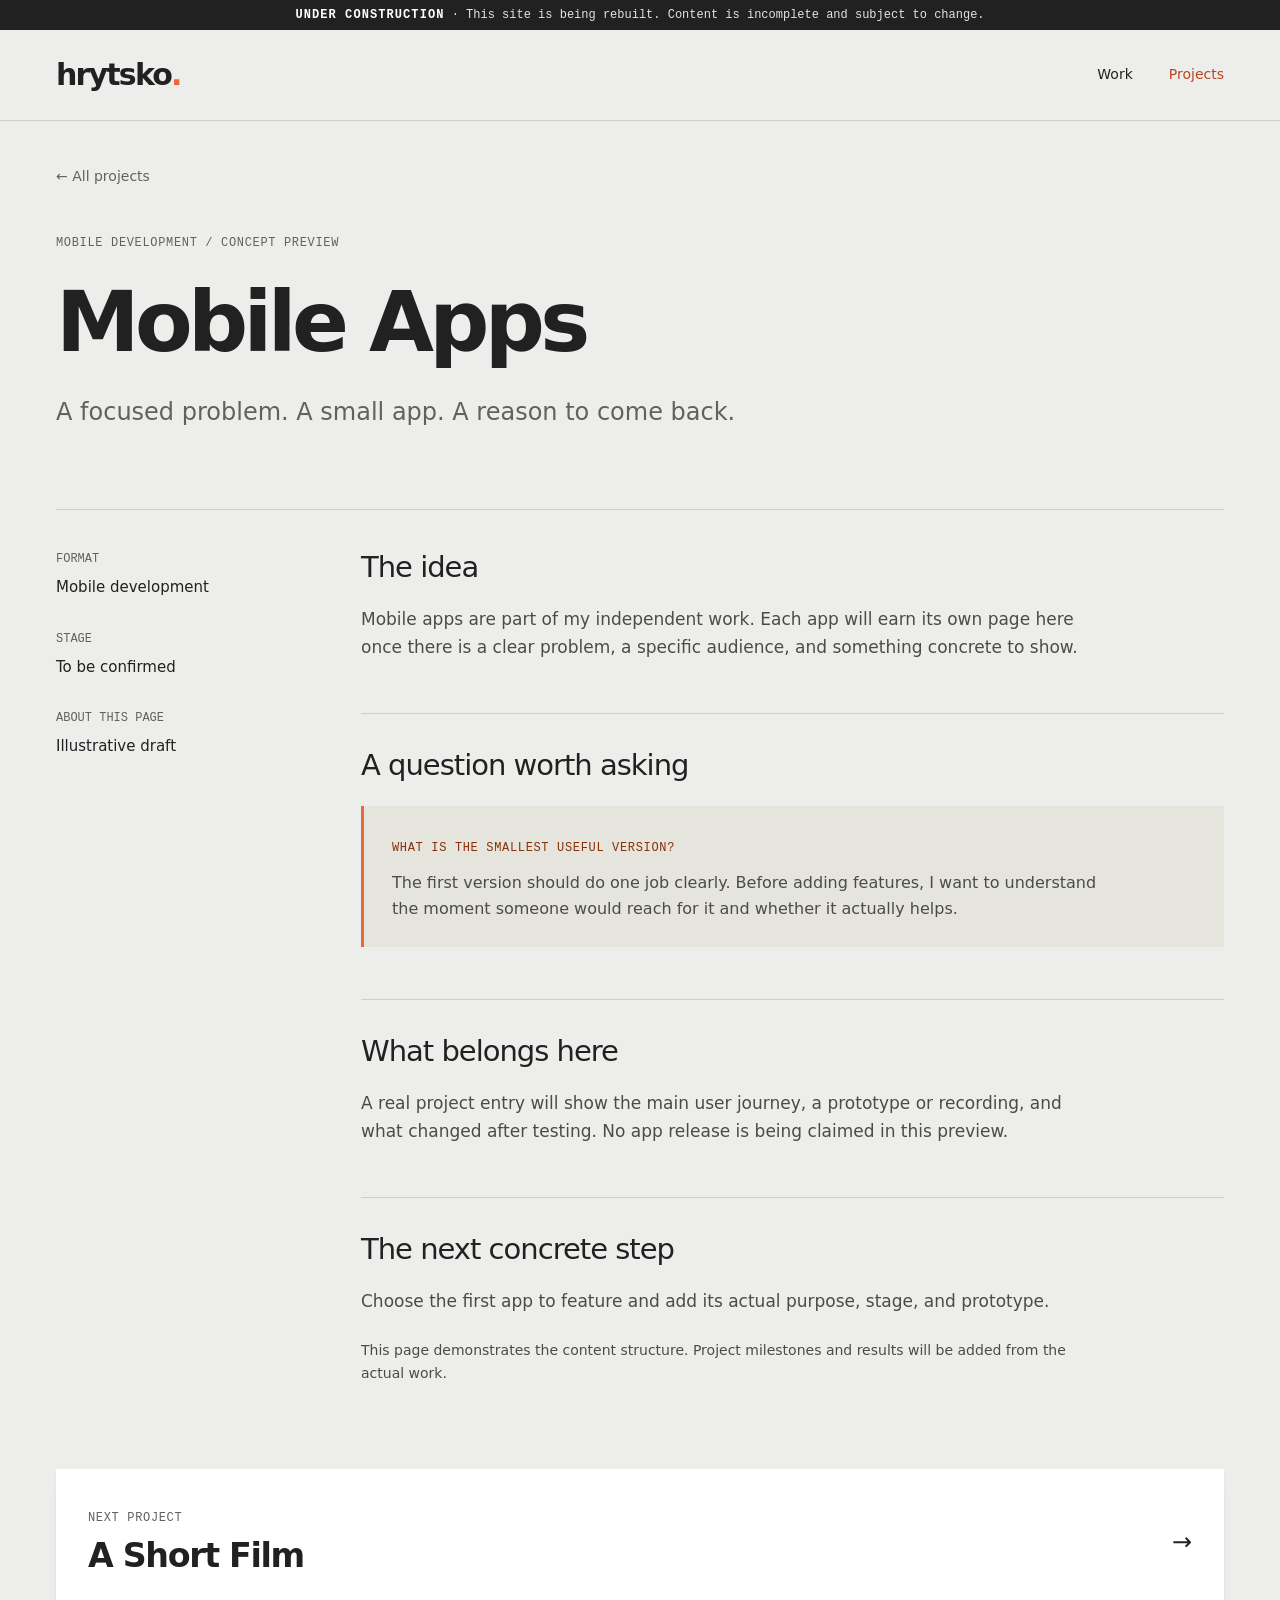
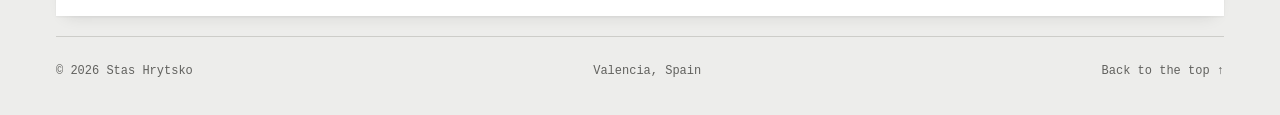
<file: site/projects/mobile-apps/index.html>
<!doctype html><html lang="en">
<head>
<meta charset="utf-8">
<meta name="viewport" content="width=device-width, initial-scale=1">
<meta name="robots" content="noindex,nofollow">
<title>Mobile Apps — Stas Hrytsko</title>
<meta name="description" content="Stas Hrytsko, delivery manager and independent builder in Valencia. Experience, projects, and a way of working.">
<link rel="icon" type="image/svg+xml" href="../../favicon.svg">
<link rel="stylesheet" href="../../styles.css">
<meta name="theme-color" content="#efefec">
</head>
<body><a class="skip" href="#main">Skip to content</a>
<div class="preview preview--construction" role="status"><span>UNDER CONSTRUCTION</span> · This site is being rebuilt. Content is incomplete and subject to change.</div>
<header>
<div class="wrap nav"><a class="wordmark" href="../../" aria-label="Stas Hrytsko home">hrytsko<span>.</span></a>
<nav aria-label="Main navigation"><a href="../../experience/">Work</a><a href="../" class="active" aria-current="location">Projects</a></nav>
</div>
</header>
<main class="wrap" id="main">
<section class="page-hero"><a class="back" href="../">← All projects</a>
<div class="meta">Mobile development / Concept preview</div>
<h1>Mobile Apps</h1>
<p class="lede">A focused problem. A small app. A reason to come back.</p>
</section>
<div class="detail-layout">
<aside class="detail-meta">
<dl>
<div>
<dt>Format</dt>
<dd>Mobile development</dd>
</div>
<div>
<dt>Stage</dt>
<dd>To be confirmed</dd>
</div>
<div>
<dt>About this page</dt>
<dd>Illustrative draft</dd>
</div>
</dl>
</aside>
<article class="detail-body">
<section class="detail-block">
<h2>The idea</h2>
<p>Mobile apps are part of my independent work. Each app will earn its own page here once there is a clear problem, a specific audience, and something concrete to show.</p>
</section>
<section class="detail-block">
<h2>A question worth asking</h2>
<div class="note"><span class="meta">What is the smallest useful version?</span>
<p>The first version should do one job clearly. Before adding features, I want to understand the moment someone would reach for it and whether it actually helps.</p>
</div>
</section>
<section class="detail-block">
<h2>What belongs here</h2>
<p>A real project entry will show the main user journey, a prototype or recording, and what changed after testing. No app release is being claimed in this preview.</p>
</section>
<section>
<h2>The next concrete step</h2>
<p>Choose the first app to feature and add its actual purpose, stage, and prototype.</p>
<p class="small">This page demonstrates the content structure. Project milestones and results will be added from the actual work.</p>
</section>
</article>
</div><a class="next-project" href="../../projects/short-film/">
<div><span class="meta">Next project</span><br><strong>A Short Film</strong>
</div><span aria-hidden="true">→</span></a>
</main>
<footer class="wrap">
<div class="footer"><span>© 2026 Stas Hrytsko</span><span>Valencia, Spain</span><a href="../../#main">Back to the top ↑</a>
</div>
</footer>
</body></html>
</file>
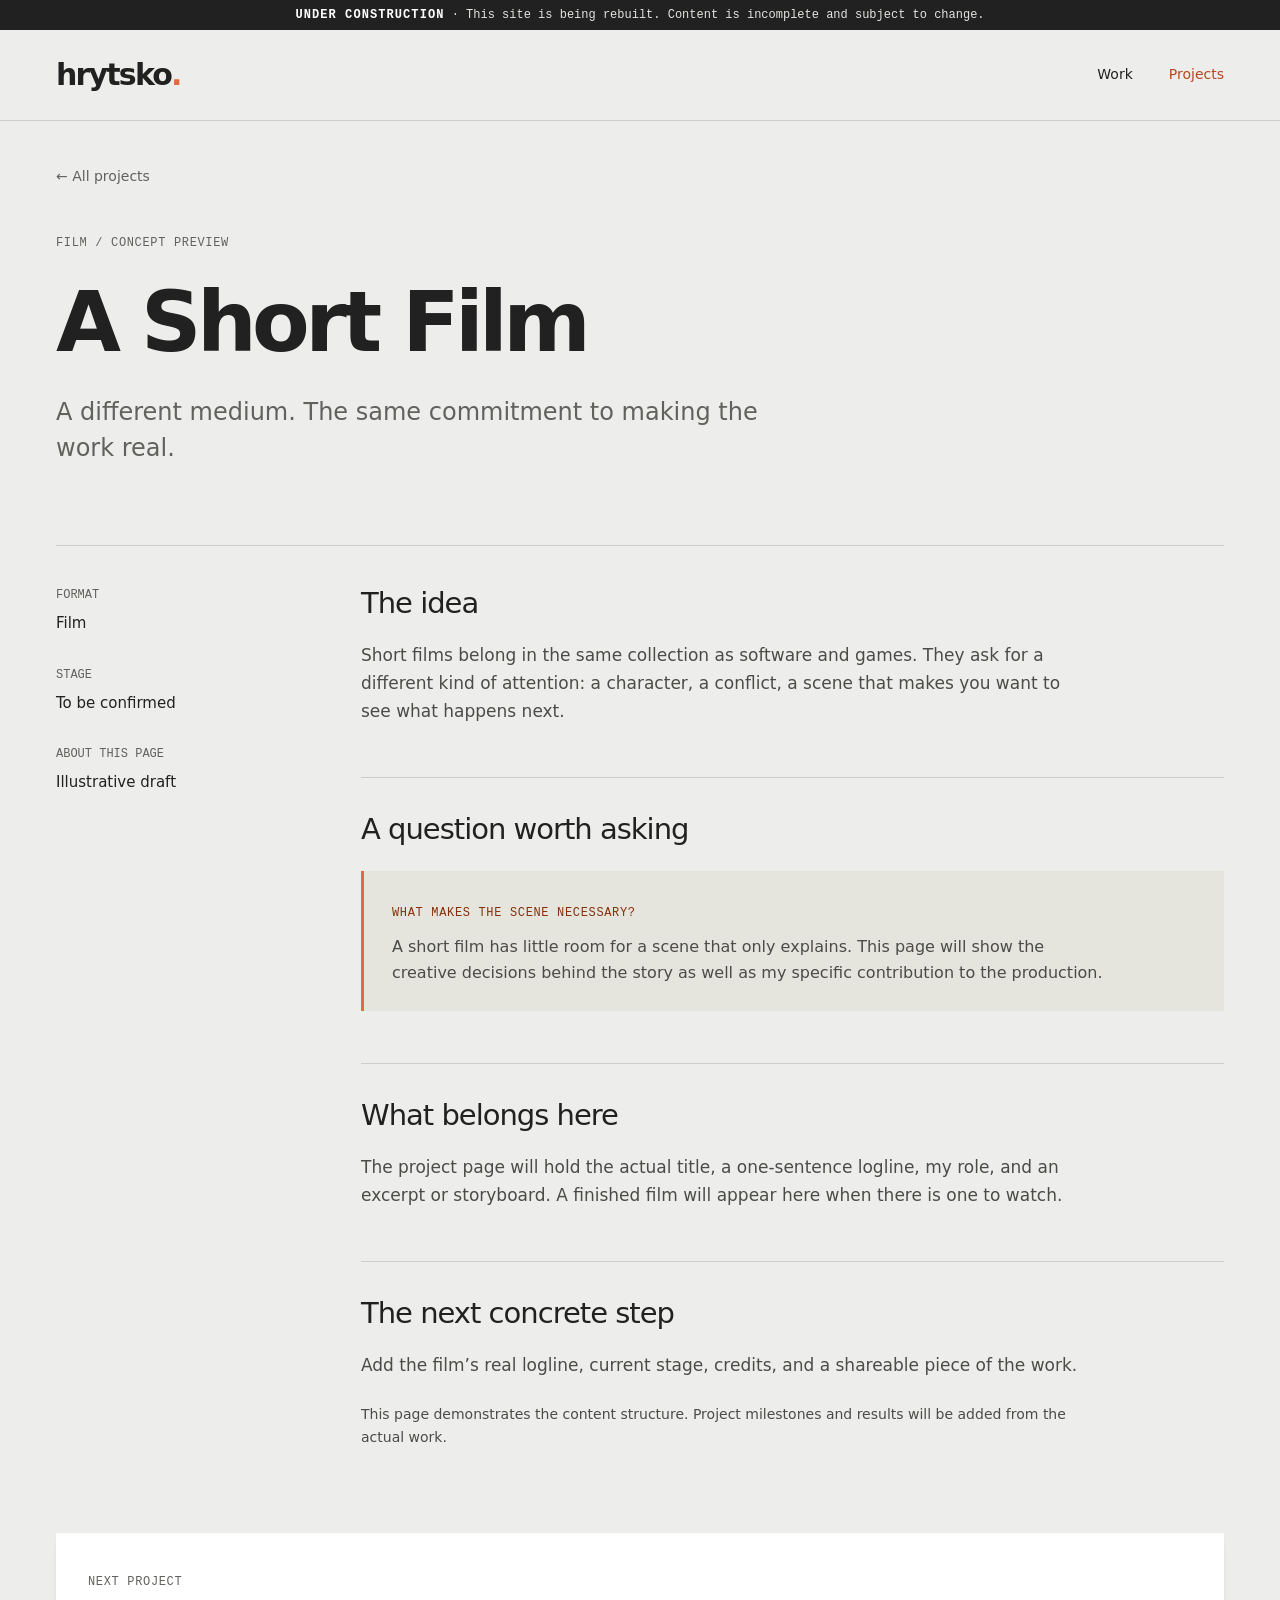
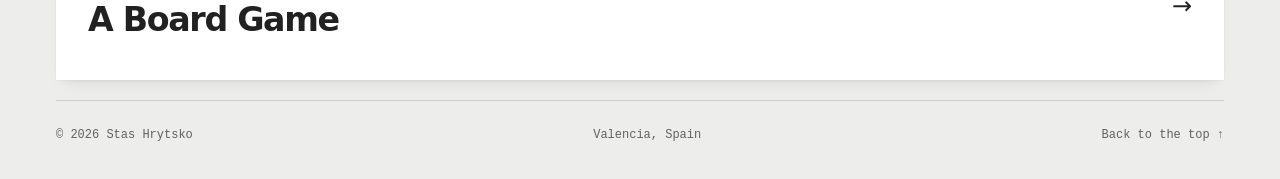
<file: site/projects/short-film/index.html>
<!doctype html><html lang="en">
<head>
<meta charset="utf-8">
<meta name="viewport" content="width=device-width, initial-scale=1">
<meta name="robots" content="noindex,nofollow">
<title>A Short Film — Stas Hrytsko</title>
<meta name="description" content="Stas Hrytsko, delivery manager and independent builder in Valencia. Experience, projects, and a way of working.">
<link rel="icon" type="image/svg+xml" href="../../favicon.svg">
<link rel="stylesheet" href="../../styles.css">
<meta name="theme-color" content="#efefec">
</head>
<body><a class="skip" href="#main">Skip to content</a>
<div class="preview preview--construction" role="status"><span>UNDER CONSTRUCTION</span> · This site is being rebuilt. Content is incomplete and subject to change.</div>
<header>
<div class="wrap nav"><a class="wordmark" href="../../" aria-label="Stas Hrytsko home">hrytsko<span>.</span></a>
<nav aria-label="Main navigation"><a href="../../experience/">Work</a><a href="../" class="active" aria-current="location">Projects</a></nav>
</div>
</header>
<main class="wrap" id="main">
<section class="page-hero"><a class="back" href="../">← All projects</a>
<div class="meta">Film / Concept preview</div>
<h1>A Short Film</h1>
<p class="lede">A different medium. The same commitment to making the work real.</p>
</section>
<div class="detail-layout">
<aside class="detail-meta">
<dl>
<div>
<dt>Format</dt>
<dd>Film</dd>
</div>
<div>
<dt>Stage</dt>
<dd>To be confirmed</dd>
</div>
<div>
<dt>About this page</dt>
<dd>Illustrative draft</dd>
</div>
</dl>
</aside>
<article class="detail-body">
<section class="detail-block">
<h2>The idea</h2>
<p>Short films belong in the same collection as software and games. They ask for a different kind of attention: a character, a conflict, a scene that makes you want to see what happens next.</p>
</section>
<section class="detail-block">
<h2>A question worth asking</h2>
<div class="note"><span class="meta">What makes the scene necessary?</span>
<p>A short film has little room for a scene that only explains. This page will show the creative decisions behind the story as well as my specific contribution to the production.</p>
</div>
</section>
<section class="detail-block">
<h2>What belongs here</h2>
<p>The project page will hold the actual title, a one-sentence logline, my role, and an excerpt or storyboard. A finished film will appear here when there is one to watch.</p>
</section>
<section>
<h2>The next concrete step</h2>
<p>Add the film’s real logline, current stage, credits, and a shareable piece of the work.</p>
<p class="small">This page demonstrates the content structure. Project milestones and results will be added from the actual work.</p>
</section>
</article>
</div><a class="next-project" href="../../projects/board-game/">
<div><span class="meta">Next project</span><br><strong>A Board Game</strong>
</div><span aria-hidden="true">→</span></a>
</main>
<footer class="wrap">
<div class="footer"><span>© 2026 Stas Hrytsko</span><span>Valencia, Spain</span><a href="../../#main">Back to the top ↑</a>
</div>
</footer>
</body></html>
</file>
<file: styles.css>
:root{--ink:#212121;--muted:#61615e;--accent:#e8673d;--line:#cdcdc9;--paper:#ededeb;--blue:#b8461f;--sans:Inter,"Helvetica Neue","Segoe UI",system-ui,Arial,sans-serif;--mono:ui-monospace,SFMono-Regular,"SF Mono","JetBrains Mono","Roboto Mono",Menlo,Consolas,monospace}
*{box-sizing:border-box}
html{scroll-behavior:smooth;scroll-padding-top:100px}
body{margin:0;background:var(--paper);color:var(--ink);font:17px/1.65 var(--sans);-webkit-font-smoothing:antialiased}
a{color:inherit;text-decoration:none}
a:focus-visible,summary:focus-visible{outline:3px solid var(--accent);outline-offset:6px}
::selection{background:#ffd0b7;color:var(--ink)}
.wrap{width:100%;max-width:1400px;padding:0 56px;margin:auto}
header{position:sticky;top:0;z-index:10;background:var(--paper);border-bottom:1px solid var(--line)}
.nav{min-height:90px;display:flex;align-items:center;justify-content:space-between;gap:25px}
.wordmark{--wordmark-size:30px;display:inline-block;font-size:var(--wordmark-size);font-weight:700;letter-spacing:-1px}
.wordmark span{color:var(--accent)}
.meta{font:12px/1.5 var(--mono);letter-spacing:.055em;text-transform:uppercase;color:var(--muted)}
.actions{display:flex;align-items:center;gap:28px;flex-wrap:wrap;margin-top:28px}
.button{display:inline-flex;align-items:center;justify-content:space-between;gap:22px;min-height:48px;padding:13px 22px;background:var(--ink);color:white;font-size:14px;transition:background .2s,transform .2s}
.button:hover{background:var(--blue);transform:translateY(-2px)}
.text-link{font-size:14px;border-bottom:1px solid #92928d;padding:5px 0}
.text-link:hover{color:var(--blue);border-color:var(--blue)}
.section-head{display:flex;justify-content:space-between;align-items:baseline;gap:24px;margin-bottom:34px}
.section-head h2{font-size:clamp(30px,3.4vw,42px);line-height:1.08;letter-spacing:-.045em;font-weight:700;margin:0}
.small{font-size:14px;color:var(--muted)}
.footer{display:flex;justify-content:space-between;gap:20px;padding:25px 0 35px;border-top:1px solid var(--line);font:12px/1.5 var(--mono);color:var(--muted)}
.footer a:hover{color:var(--blue)}
details{border-top:1px solid var(--line);padding:21px 0}
details:last-child{border-bottom:1px solid var(--line)}
summary{cursor:pointer;list-style:none;display:flex;justify-content:space-between;gap:20px;font-size:19px;line-height:1.4}
summary::after{content:'+';font-size:25px;color:var(--blue)}
details[open] summary::after{content:'−'}
details p{padding-top:17px;margin-bottom:0!important}
.skip{position:absolute;top:-100px;left:10px;padding:10px;background:white;z-index:20}
.skip:focus{top:8px}
@media(max-width:1050px) and (min-width:761px){.wrap{padding:0 32px}
}
@media(max-width:760px){html{scroll-padding-top:90px}
.wrap{padding:0 22px}
.nav{min-height:74px;gap:18px}
.wordmark{--wordmark-size:27px}
.actions{gap:20px;margin-top:22px}
.section-head{margin-bottom:28px;gap:16px;flex-wrap:wrap}
.section-head h2{font-size:clamp(28px,7vw,36px);letter-spacing:-.04em}
.section-head .small{font-size:13px}
.footer{flex-wrap:wrap;font-size:11px}
.meta{overflow-wrap:anywhere}
}
@media(max-width:365px){.wrap{padding:0 17px}
.nav{gap:13px}
.wordmark{--wordmark-size:25px}
}
@media(prefers-reduced-motion:reduce){html{scroll-behavior:auto}
*{transition:none!important;animation:none!important}
}

/* Career: overview and progressively disclosed roles. */
.work-section{padding:0 0 70px;scroll-margin-top:115px}
.work-section .section-head{justify-content:flex-start;align-items:baseline;gap:18px;margin-bottom:26px}
.section-index{font:11px/1 var(--mono);letter-spacing:.14em;color:var(--accent)}
.section-note{margin-left:auto;font:11px/1 var(--mono);letter-spacing:.12em;text-transform:uppercase;color:var(--muted)}
.work-section h3{font-size:19px;line-height:1.35;font-weight:700;letter-spacing:-.03em;margin:0 0 12px}
.work-section p{margin:0 0 18px}
.career-hint{margin-bottom:30px!important}
.chapter+.chapter{margin-top:52px}
.chapter-head{display:flex;align-items:baseline;gap:16px;padding-bottom:14px;border-bottom:1px solid var(--line);margin-bottom:20px}
.chapter-head h3{font-size:18px;font-weight:700;letter-spacing:-.03em;margin:0}
.chapter-years{margin-left:auto;font:11px/1 var(--mono);letter-spacing:.12em;text-transform:uppercase;color:var(--muted)}
.jobs{display:flex;flex-direction:column;gap:14px}
.job{background:transparent;border:0;border-top:1px solid var(--line);padding:0;overflow:hidden;box-shadow:none;transition:background .2s ease}
.job:last-child{border-bottom:1px solid var(--line)}
.job[open]{background:#fff;box-shadow:none}
.job--current{background:#fff;color:var(--ink);border-left:3px solid var(--accent);box-shadow:none}
.job-summary{display:grid;grid-template-columns:210px minmax(0,1fr) 40px;gap:0 30px;align-items:start;padding:clamp(22px,2.6vw,30px);list-style:none;cursor:default}
details.job>.job-summary{cursor:pointer}
.job-summary::-webkit-details-marker,.job-summary::marker{display:none;content:""}
.job-summary::after,details.job[open]>.job-summary::after{content:none}
.job-aside{display:flex;flex-direction:column;gap:9px;padding-top:5px}
.job-dates,.job-place{font:11px/1.55 var(--mono);letter-spacing:.05em;text-transform:uppercase;color:var(--muted)}
.job-dates{color:var(--ink)}
.job--current .job-dates{color:var(--ink)}
.job--current .job-place,.job--current .job-role{color:var(--muted)}
.job-company{display:flex;align-items:center;flex-wrap:wrap;gap:12px;font-size:clamp(23px,2.1vw,28px);font-weight:700;line-height:1.15;letter-spacing:-.035em}
.job-now{font:10px/1 var(--mono);letter-spacing:.12em;text-transform:uppercase;color:var(--accent);border:1px solid var(--accent);padding:6px 9px}
.job-role{display:block;margin-top:9px;font-size:15px;line-height:1.5;color:var(--muted)}
.job-domains{display:flex;flex-wrap:wrap;align-items:center;gap:7px 0;margin-top:18px;font:11px/1.4 var(--mono);letter-spacing:.09em;text-transform:uppercase;color:var(--muted)}
.job-domains span:not(:last-child)::after{content:"|";margin:0 10px;color:var(--line)}
.job--current .job-domains{color:var(--muted)}
.job--current .job-domains span:not(:last-child)::after{color:var(--line)}
.job-toggle{justify-self:end;width:36px;height:36px;display:grid;place-items:center;border:1px solid var(--line);font-size:19px;line-height:1;color:var(--accent);transition:background .2s,border-color .2s}
.job-toggle-icon{display:inline-block;transition:transform .25s ease}
.job--current .job-toggle{border-color:var(--line)}
details.job[open] .job-toggle-icon{transform:rotate(45deg)}
.job-body{display:grid;grid-template-columns:210px minmax(0,1fr);gap:0 30px;padding:0 clamp(22px,2.6vw,30px) clamp(24px,2.8vw,32px)}
.job-meta{grid-column:1;margin:0;padding-top:22px}
.job-meta>div+div{margin-top:18px}
.job-meta dt{font:11px/1.4 var(--mono);letter-spacing:.1em;text-transform:uppercase;color:var(--muted)}
.job-meta dd{margin:6px 0 0;font-size:15px}
.job--current .job-meta dt{color:var(--muted)}
.job-blocks{grid-column:2}
.job-block{padding-top:22px;border-top:1px solid var(--line)}
.job-block+.job-block{margin-top:26px}
.job--current .job-block{border-color:var(--line)}
.job-block h4{margin:0 0 12px;font:11px/1 var(--mono);letter-spacing:.14em;text-transform:uppercase;color:var(--muted);font-weight:400}
.job-block p{margin:0 0 12px;max-width:640px}
.job-block p:last-child{margin-bottom:0}
.job--current .job-block .small{color:var(--muted)}
.job .role-history{margin:0}
.job .role-history li::before{top:7px}
.job--current .role-history{border-color:#b9b9b2}
@media(hover:hover){details.job:hover{background:#f7f7f4}
details.job:hover .job-toggle{background:var(--accent);border-color:var(--accent);color:#fff}
}
@media(max-width:860px){.job-summary{grid-template-columns:minmax(0,1fr) 36px;gap:0 16px}
.job-aside{grid-column:1;grid-row:1;padding-top:0;margin-bottom:16px;gap:6px}
.job-main{grid-column:1;grid-row:2}
.job-toggle{grid-column:2;grid-row:1;width:32px;height:32px;font-size:17px}
.job-body{grid-template-columns:minmax(0,1fr)}
.job-meta,.job-blocks{grid-column:1}
.job-meta{display:flex;flex-wrap:wrap;gap:0 40px;padding-top:20px}
.job-meta>div+div{margin-top:0}
.chapter+.chapter{margin-top:38px}
}
.role-history{list-style:none;padding:0 0 0 20px;margin:24px 0;border-left:1px solid #b9b9b2}
.role-history li{position:relative;padding-bottom:24px}
.role-history li:last-child{padding-bottom:0}
.role-history li::before{content:"";position:absolute;left:-25px;top:8px;width:9px;height:9px;background:var(--accent)}
.role-history h3{font-size:18px;letter-spacing:-.3px;margin-bottom:4px}
.role-history p{margin-top:10px}
.education-rows{margin-top:6px}
.education-rows>div{display:grid;grid-template-columns:130px 1fr;gap:20px;padding:16px 0;border-top:1px solid var(--line)}
.education-rows p{margin:0;font-size:16px}
@media(max-width:850px){.work-section .section-head h2{font-size:clamp(28px,5vw,40px)}}
@media(max-width:600px){
.job-company{font-size:24px}
.education-rows>div{grid-template-columns:1fr;gap:6px}
.work-section{padding-bottom:44px}
}

/* Motion: entrance on load, reveal on scroll, smooth disclosure. */
@supports (animation-timeline:view()){@media(prefers-reduced-motion:no-preference){
.reveal{animation:rise .8s cubic-bezier(.2,.7,.2,1) both;animation-timeline:view();animation-range:entry 2% cover 20%}
}}
@supports (interpolate-size:allow-keywords){@media(prefers-reduced-motion:no-preference){
:root{interpolate-size:allow-keywords}
details.job::details-content{block-size:0;overflow:hidden;transition:block-size .45s cubic-bezier(.2,.7,.2,1),content-visibility .45s allow-discrete;content-visibility:hidden}
details.job[open]::details-content{block-size:auto;content-visibility:visible}
}}

@keyframes rise{from{opacity:0;transform:translateY(16px)}to{opacity:1;transform:none}}

/* Career: editorial hierarchy; secondary information uses simple rows. */
.work-page .job--current .job-block h4{color:var(--muted)}
.work-page .job-summary:focus-visible{outline-offset:-6px}
.chapter--procurement{margin-top:56px;padding-top:56px;border-top:1px solid var(--ink)}

/* Dev.Pro: company disclosure with a second level for individual positions. */
.role-accordions{border-bottom:1px solid var(--line)}
.role-item{padding:0;border-top:1px solid var(--line)}
.role-item:last-child{border-bottom:0}
.role-item>summary{display:grid;grid-template-columns:minmax(0,1fr) 30px;align-items:center;gap:18px;padding:18px 0;font-size:16px}
.role-item>summary::after{content:none}
.role-item-title{display:flex;align-items:baseline;justify-content:space-between;gap:18px}
.role-item-title strong{font-size:17px;letter-spacing:-.02em}
.role-item-title .small{flex-shrink:0;font:11px/1.5 var(--mono);letter-spacing:.04em;text-transform:uppercase}
.role-item-toggle{width:30px;height:30px;display:grid;place-items:center;border:1px solid var(--line);color:var(--accent);transition:transform .2s ease,background .2s ease}
.role-item[open] .role-item-toggle{transform:rotate(45deg)}
.role-item-body{padding:0 48px 22px 0}
.role-item-body p{padding-top:0;margin:0;color:var(--muted)}
.role-item-body .role-context{font:11px/1.6 var(--mono);letter-spacing:.06em;text-transform:uppercase}
.role-item-body ul{margin:16px 0 0;padding-left:20px}
.role-item-body li{margin-top:10px;line-height:1.6}
@media(max-width:600px){.role-item-title{align-items:flex-start;flex-direction:column;gap:4px}.role-item-body{padding-right:0}}

/* Landing: hero, scope, companies, case studies, expertise, about, credentials and contact. */
.site-nav{display:flex;gap:30px;margin-left:auto;font-size:14px}
.site-nav a{padding:10px 0;color:var(--muted);transition:color .2s}
.site-nav a:hover{color:var(--ink)}
.button--small{min-height:40px;padding:9px 16px;gap:12px;font-size:13px}
.button--ghost{background:transparent;color:var(--ink);box-shadow:inset 0 0 0 1px var(--ink)}
.button--ghost:hover{background:var(--ink);color:#fff}
.period{color:var(--accent)}
.hero{display:grid;grid-template-columns:minmax(0,1.15fr) minmax(0,.85fr);align-items:center;gap:clamp(32px,5vw,72px);padding:clamp(40px,6vw,80px) 0 clamp(40px,5vw,64px)}
.hero-eyebrow{margin:0 0 22px;font:12px/1.5 var(--mono);letter-spacing:.12em;text-transform:uppercase;color:var(--muted)}
.hero h1{margin:0;font-size:clamp(44px,5.4vw,78px);font-weight:700;line-height:1.02;letter-spacing:-.055em;text-wrap:balance}
.hero .lede{margin:28px 0 0;max-width:600px;font-size:clamp(17px,1.5vw,20px);line-height:1.6;color:var(--muted)}
.hero .actions{margin-top:34px;gap:14px}
.connect{display:flex;align-items:center;flex-wrap:wrap;gap:10px 22px;margin-top:28px;font-size:14px}
.connect-label,.tools-label,.contact-kicker{display:block;flex-shrink:0;font:11px/1.4 var(--mono);letter-spacing:.12em;text-transform:uppercase;color:var(--muted)}
.connect a{border-bottom:1px solid #92928d;padding:3px 0}
.connect a:hover{color:var(--blue);border-color:var(--blue)}
.hero-portrait{justify-self:end;width:100%;max-width:460px;margin:0;aspect-ratio:4/5;background:#fff;box-shadow:0 1px 2px rgba(33,33,33,.06),0 18px 34px -18px rgba(33,33,33,.35)}
.hero-portrait img{display:block;width:100%;height:100%;object-fit:cover}
.hero-eyebrow,.hero h1,.hero .lede,.hero .actions,.connect,.hero-portrait{animation:rise .7s cubic-bezier(.2,.7,.2,1) both}
.hero h1{animation-delay:.05s}.hero .lede{animation-delay:.1s}.hero .actions{animation-delay:.15s}.connect{animation-delay:.2s}.hero-portrait{animation-delay:.1s}
.stats{display:grid;grid-template-columns:repeat(4,minmax(0,1fr));gap:16px;margin-bottom:48px}
.stat{background:#fff;padding:26px 24px 28px;box-shadow:0 1px 2px rgba(33,33,33,.05),0 8px 16px -10px rgba(33,33,33,.16)}
.stat strong{display:block;font-size:clamp(30px,3vw,44px);font-weight:700;line-height:1.05;letter-spacing:-.05em}
.stat span{display:block;margin-top:12px;font-size:14px;line-height:1.5;color:var(--muted)}
.companies{display:flex;align-items:center;gap:32px;margin-bottom:84px;padding:24px 0;border-block:1px solid var(--line)}
.companies h2{flex-shrink:0;margin:0;font:11px/1.4 var(--mono);font-weight:400;letter-spacing:.12em;text-transform:uppercase;color:var(--muted)}
.companies ul{display:flex;flex-wrap:wrap;gap:10px 34px;margin:0;padding:0;list-style:none}
.companies li{font-size:clamp(16px,1.4vw,19px);font-weight:700;letter-spacing:-.03em;color:#4a4a47}
.section-lede{max-width:640px;margin:-6px 0 30px!important;color:var(--muted)}
.chips{display:flex;flex-wrap:wrap;gap:6px;margin:auto 0 0;padding:20px 0 0;list-style:none}
.chips li{padding:5px 10px;border:1px solid var(--line);font:11px/1.3 var(--mono);letter-spacing:.04em;color:var(--muted)}
.case,.skill{display:flex;flex-direction:column;background:#fff;padding:clamp(22px,2.4vw,30px);box-shadow:0 1px 2px rgba(33,33,33,.05),0 8px 16px -10px rgba(33,33,33,.16);transition:transform .25s ease,box-shadow .25s ease}
@media(hover:hover){.case:hover,.skill:hover{transform:translateY(-2px);box-shadow:0 1px 2px rgba(33,33,33,.06),0 16px 28px -14px rgba(33,33,33,.26)}}
.case-top{display:flex;justify-content:space-between;gap:12px;font:11px/1.4 var(--mono);letter-spacing:.08em;text-transform:uppercase;color:var(--muted)}
.case-metric{display:block;margin:30px 0 12px;font-size:clamp(34px,3.2vw,46px);font-weight:700;line-height:1;letter-spacing:-.05em;color:var(--accent)}
.work-section .case p,.work-section .skill p{margin:0;font-size:15px;line-height:1.6;color:var(--muted)}
.case-grid{display:grid;grid-template-columns:repeat(3,minmax(0,1fr));gap:16px;margin-top:16px}
.case--featured{display:grid;grid-template-columns:minmax(0,1.7fr) minmax(0,1fr);gap:44px;background:var(--ink);color:#fff;border-top:4px solid var(--accent)}
.case-text{display:flex;flex-direction:column}
.case--featured .case-top,.work-section .case--featured p{color:#b9b9b4}
.work-section .case--featured h3{margin:28px 0 14px;font-size:clamp(26px,2.6vw,36px);line-height:1.1;letter-spacing:-.04em}
.work-section .case--featured p{max-width:640px;font-size:16px}
.case--featured .chips li{border-color:#4a4a47;color:#c9c9c4}
.case-figure{display:flex;flex-direction:column;justify-content:center;padding-left:44px;border-left:1px solid #3d3d3b}
.case-figure strong{font-size:clamp(48px,5.2vw,78px);font-weight:700;line-height:1;letter-spacing:-.06em}
.case-figure strong span{font-size:.38em;letter-spacing:-.02em;color:var(--accent)}
.case-figure>span{margin:10px 0 28px;font:11px/1.4 var(--mono);letter-spacing:.1em;text-transform:uppercase;color:#b9b9b4}
.case-figure>span:last-child{margin-bottom:0}
.work-section .work-cta{margin:30px 0 0;text-align:center}
.expertise-grid{display:grid;grid-template-columns:repeat(4,minmax(0,1fr));gap:16px}
.skill-index{display:grid;place-items:center;width:34px;height:34px;margin-bottom:22px;background:var(--ink);color:#fff;font:12px/1 var(--mono)}
.tools{display:flex;align-items:baseline;gap:24px;margin-top:22px;padding-top:22px;border-top:1px solid var(--line)}
.tools .chips{margin:0;padding:0}
.about-grid{display:grid;grid-template-columns:minmax(0,1.4fr) minmax(0,1fr);gap:clamp(28px,4vw,64px);align-items:start}
.work-section .about-text p{max-width:720px;font-size:clamp(17px,1.4vw,19px);line-height:1.65}
.principle{margin:0;padding:28px 30px;background:#fff;border-left:3px solid var(--accent);box-shadow:0 1px 2px rgba(33,33,33,.05),0 8px 16px -10px rgba(33,33,33,.16)}
.work-section .principle p{margin:12px 0 0;font-size:clamp(21px,2vw,26px);font-weight:700;line-height:1.3;letter-spacing:-.03em}
.credentials-grid{display:grid;grid-template-columns:repeat(2,minmax(0,1fr));gap:clamp(24px,4vw,56px)}
.credential-list .education-rows{margin-top:12px}
.languages-label{margin-top:30px}
.work-section .languages{margin:12px 0 0;font-size:16px}
.contact{display:grid;grid-template-columns:minmax(0,1fr) minmax(0,1.1fr);gap:clamp(28px,4vw,64px);align-items:center;margin:10px 0 70px;padding:clamp(28px,4.5vw,56px);background:var(--ink);color:#fff;border-top:4px solid var(--accent);scroll-margin-top:115px}
.contact .contact-kicker{color:#b9b9b4}
.contact h2{margin:14px 0;font-size:clamp(38px,4.6vw,64px);line-height:1;letter-spacing:-.05em}
.contact p{max-width:420px;margin:0;color:#b9b9b4}
.contact-actions{display:flex;flex-direction:column}
.contact-link{display:flex;justify-content:space-between;align-items:baseline;gap:20px;padding:18px 0;border-top:1px solid #3d3d3b}
.contact-link:last-child{border-bottom:1px solid #3d3d3b}
.contact-link span{font:11px/1.4 var(--mono);letter-spacing:.12em;text-transform:uppercase;color:#b9b9b4}
.contact-link strong{font-size:clamp(16px,1.6vw,20px);font-weight:600;letter-spacing:-.02em;text-align:right;overflow-wrap:anywhere;transition:color .2s}
.contact-link:hover strong{color:var(--accent)}
@media(max-width:1100px){.expertise-grid{grid-template-columns:repeat(2,minmax(0,1fr))}.site-nav{gap:20px}}
@media(max-width:700px){
.hero{grid-template-columns:1fr}
.hero-portrait{justify-self:start;max-width:340px}
}
@media(max-width:860px){
.stats{grid-template-columns:repeat(2,minmax(0,1fr))}
.companies{flex-direction:column;align-items:flex-start;gap:14px;margin-bottom:60px}
.case-grid{grid-template-columns:repeat(2,minmax(0,1fr))}
.case--featured{grid-template-columns:1fr;gap:28px}
.case-figure{display:grid;grid-template-columns:auto 1fr;align-items:baseline;gap:6px 18px;padding:24px 0 0;border-left:0;border-top:1px solid #3d3d3b}
.case-figure strong{font-size:44px}
.case-figure>span{margin:0}
.about-grid,.contact{grid-template-columns:1fr}
}
@media(max-width:760px){.site-nav{display:none}}
@media(max-width:600px){
.hero .actions .button{flex:1 1 auto}
.stats{gap:10px;margin-bottom:36px}
.stat{padding:18px 16px 20px}
.stat strong{font-size:28px}
.stat span{margin-top:8px;font-size:13px}
.case-grid,.expertise-grid,.credentials-grid{grid-template-columns:1fr}
.tools{flex-direction:column;gap:12px}
.contact{margin-bottom:44px}
.contact-link{flex-direction:column;gap:6px}
.contact-link strong{text-align:left}
}
</file>
<file: site/styles.css>
:root{--ink:#212121;--muted:#61615e;--accent:#e8673d;--line:#cdcdc9;--paper:#ededeb;--soft:#e5e5e2;--tint:#e4e4e0;--blue:#b8461f;--sans:Inter,"Helvetica Neue","Segoe UI",system-ui,Arial,sans-serif;--mono:ui-monospace,SFMono-Regular,"SF Mono","JetBrains Mono","Roboto Mono",Menlo,Consolas,monospace}
*{box-sizing:border-box}
html{scroll-behavior:smooth;scroll-padding-top:100px}
body{margin:0;background:var(--paper);color:var(--ink);font:17px/1.65 var(--sans);-webkit-font-smoothing:antialiased}
a{color:inherit;text-decoration:none}
a:focus-visible,summary:focus-visible{outline:3px solid var(--accent);outline-offset:6px}
::selection{background:#ffd0b7;color:var(--ink)}
.wrap{width:100%;max-width:1400px;padding:0 56px;margin:auto}
.preview{background:#deded9;text-align:center;padding:6px 20px;font:12px/1.5 var(--mono);color:#4c4c49}
.preview span{color:var(--ink)}
.preview--construction{background:var(--ink);color:#e3e3e0}
.preview--construction span{color:#fff;font-weight:700;letter-spacing:.09em}
header{position:sticky;top:0;z-index:10;background:var(--paper);border-bottom:1px solid var(--line)}
.nav{min-height:90px;display:flex;align-items:center;justify-content:space-between;gap:25px}
.wordmark{font-size:30px;font-weight:800;letter-spacing:-1.8px}
.wordmark span{color:var(--accent)}
nav{display:flex;gap:36px;font-size:14px}
nav a{padding:12px 0}
nav a:hover,nav a.active{color:var(--blue)}
.meta{font:12px/1.5 var(--mono);letter-spacing:.055em;text-transform:uppercase;color:var(--muted)}
.actions{display:flex;align-items:center;gap:28px;flex-wrap:wrap;margin-top:28px}
.button{display:inline-flex;align-items:center;justify-content:space-between;gap:22px;min-height:48px;padding:13px 22px;background:var(--ink);color:white;font-size:14px;transition:background .2s,transform .2s}
.button:hover{background:var(--blue);transform:translateY(-2px)}
.text-link{font-size:14px;border-bottom:1px solid #92928d;padding:5px 0}
.text-link:hover{color:var(--blue);border-color:var(--blue)}
.hero-caption{display:flex;justify-content:space-between;gap:20px;border-top:1px solid var(--line);padding:22px 0 32px;font:12px/1.5 var(--mono);text-transform:uppercase;letter-spacing:.045em}
.hero-caption span:last-child{color:var(--muted)}
.section{padding:66px 0;border-top:1px solid var(--line)}
.section-head{display:flex;justify-content:space-between;align-items:baseline;gap:24px;margin-bottom:34px}
.section-head h2{font-size:clamp(30px,3.4vw,42px);line-height:1.08;letter-spacing:-.045em;font-weight:700;margin:0}
.small{font-size:14px;color:var(--muted)}
.footer{display:flex;justify-content:space-between;gap:20px;padding:25px 0 35px;border-top:1px solid var(--line);font:12px/1.5 var(--mono);color:var(--muted)}
.footer a:hover{color:var(--blue)}
.page-hero{padding:40px 0 55px}
.back{font-size:14px;color:var(--muted);display:inline-block;margin-bottom:46px}
.back:hover{color:var(--blue)}
.page-hero h1{font-size:clamp(46px,6.6vw,84px);font-weight:700;line-height:1.02;letter-spacing:-.055em;max-width:960px;margin:28px 0}
.page-hero .lede{font-size:24px;color:var(--muted);max-width:760px;line-height:1.5}
.detail-layout{display:grid;grid-template-columns:240px minmax(0,1fr);gap:65px;border-top:1px solid var(--line);padding:40px 0 60px}
.detail-meta dl{margin:0}
.detail-meta dt{font:12px/1.5 var(--mono);text-transform:uppercase;color:var(--muted);margin-bottom:7px}
.detail-meta dd{font-size:15px;margin:0 0 30px}
.detail-body h2{font-size:29px;font-weight:500;line-height:1.2;letter-spacing:-1px;margin:0 0 20px}
.detail-body p{margin:0 0 24px;color:#4b4b48;max-width:720px}
.detail-block{border-bottom:1px solid var(--line);margin-bottom:34px;padding-bottom:28px}
.note{border-left:3px solid var(--accent);background:#e5e5de;padding:25px 28px;margin:24px 0}
.note .meta{color:#863009}
.note p{font-size:16px;margin:10px 0 0}
.feedback-list{list-style:none;margin:0;padding:0}
.feedback-list li{position:relative;padding-left:20px;margin-top:12px;font-size:16px;line-height:1.6;color:var(--muted)}
.feedback-list li::before{content:"";position:absolute;left:0;top:9px;width:8px;height:8px;background:var(--line)}
.feedback-list--liked li::before{background:var(--accent)}
.log-grid{display:grid;grid-template-columns:repeat(5,minmax(0,1fr));gap:12px;margin-top:28px}
.log-card{display:flex;flex-direction:column;background:#fff;box-shadow:0 1px 2px rgba(33,33,33,.05),0 8px 16px -10px rgba(33,33,33,.16);transition:transform .25s ease,box-shadow .25s ease}
.log-cover{aspect-ratio:4/3}
.log-info{padding:16px 18px 20px}
.log-date{display:block;font:11px/1 var(--mono);letter-spacing:.1em;text-transform:uppercase;color:var(--muted)}
.log-info h3{margin:8px 0 0;font-size:16px;font-weight:700;letter-spacing:-.02em;line-height:1.3}
.log-card--planned{min-height:120px;padding:14px;background:transparent;border:1px solid var(--line);box-shadow:none}
.log-card--planned .log-date{color:#9a9a95}
@media(hover:hover){a.log-card:hover{transform:translateY(-2px);box-shadow:0 1px 2px rgba(33,33,33,.06),0 16px 28px -14px rgba(33,33,33,.26)}}
@media(max-width:860px){.log-grid{grid-template-columns:repeat(4,minmax(0,1fr))}}
@media(max-width:600px){.log-grid{grid-template-columns:repeat(3,minmax(0,1fr));gap:10px}.log-card--planned{min-height:86px;padding:11px}}
.next-project{display:flex;align-items:center;justify-content:space-between;gap:25px;margin-bottom:20px;padding:clamp(24px,2.6vw,32px);background:#fff;box-shadow:0 1px 2px rgba(33,33,33,.05),0 8px 16px -10px rgba(33,33,33,.16);transition:transform .25s ease,box-shadow .25s ease}
.next-project strong{font-weight:700;font-size:clamp(26px,2.6vw,34px);letter-spacing:-.04em}
.next-project span[aria-hidden]{font-size:24px;transition:transform .25s ease}
@media(hover:hover){.next-project:hover{transform:translateY(-2px);box-shadow:0 1px 2px rgba(33,33,33,.06),0 16px 28px -14px rgba(33,33,33,.26)}
.next-project:hover span[aria-hidden]{transform:translateX(4px);color:var(--accent)}
}
details{border-top:1px solid var(--line);padding:21px 0}
details:last-child{border-bottom:1px solid var(--line)}
summary{cursor:pointer;list-style:none;display:flex;justify-content:space-between;gap:20px;font-size:19px;line-height:1.4}
summary::after{content:'+';font-size:25px;color:var(--blue)}
details[open] summary::after{content:'−'}
details p{padding-top:17px;margin-bottom:0!important}
.skip{position:absolute;top:-100px;left:10px;padding:10px;background:white;z-index:20}
.skip:focus{top:8px}
@media(min-width:1400px){}
@media(max-width:1050px) and (min-width:761px){.wrap{padding:0 32px}
}
@media(max-width:760px){html{scroll-padding-top:90px}
.wrap{padding:0 22px}
.nav{min-height:74px;gap:18px}
.wordmark{font-size:27px}
nav{gap:18px;font-size:14px}
.preview{font-size:11px;padding:6px 10px}
.actions{gap:20px;margin-top:22px}
.hero-caption{padding:22px 0 28px;gap:15px;font-size:11px}
.hero-caption span:last-child{display:none}
.section-head{margin-bottom:28px;gap:16px;flex-wrap:wrap}
.section-head h2{font-size:clamp(28px,7vw,36px);letter-spacing:-.04em}
.section-head .small{font-size:13px}
.detail-layout{grid-template-columns:1fr;gap:28px}
.footer{flex-wrap:wrap;font-size:11px}
.page-hero{padding:30px 0}
.back{margin-bottom:32px}
.page-hero h1{font-size:clamp(44px,11vw,72px)}
.page-hero .lede{font-size:20px}
.detail-layout{padding:30px 0 45px}
.detail-meta dl{display:grid;grid-template-columns:1fr 1fr;gap:0 15px}
.detail-meta dd{margin-bottom:20px}
.detail-body h2{font-size:27px}
.note{padding:23px}
.next-project strong{font-size:28px}
.meta{overflow-wrap:anywhere}
}
@media(max-width:365px){.wrap{padding:0 17px}
.nav{gap:13px}
.wordmark{font-size:25px}
nav{gap:12px;font-size:13px}
}
@media(prefers-reduced-motion:reduce){html{scroll-behavior:auto}
*{transition:none!important;animation:none!important}
}


/* Work: career overview and progressively disclosed roles. */
.work-hero .period{color:var(--accent)}
.work-hero-grid{display:grid;grid-template-columns:minmax(0,270px) minmax(0,1fr);gap:clamp(32px,5vw,64px);align-items:start}
.work-portrait{position:relative;margin:0;aspect-ratio:2/3;overflow:hidden;background:#fff}
.geo-cover{position:relative;background:#fff}
.geo-cover::before{content:"";position:absolute;top:0;left:0;right:0;height:64%;background:var(--ink)}
.geo-cover::after{content:"";position:absolute;left:0;bottom:0;width:34%;height:16%;background:var(--accent)}
.work-hero-content{min-width:0}
.work-hero .work-title{font-size:22px;font-weight:600;letter-spacing:-.5px;margin:32px 0 12px}
.work-hero .lede{font-size:20px;max-width:810px;margin-top:0}
.stat-cards{display:grid;grid-template-columns:repeat(3,minmax(0,1fr));gap:16px;margin-bottom:70px}
.stat-cards--inline{margin-bottom:18px}
.stat-card{background:#fff;padding:28px 26px 30px;box-shadow:0 1px 2px rgba(33,33,33,.05),0 8px 16px -10px rgba(33,33,33,.18)}
.stat-card strong{display:block;font-size:clamp(38px,3.6vw,50px);font-weight:700;line-height:1.1;letter-spacing:-.05em;margin-bottom:14px}
.stat-card span{display:block;color:var(--muted);font-size:14px;line-height:1.55;max-width:240px}
.work-section{padding:0 0 70px;scroll-margin-top:115px}
.work-section .section-head{justify-content:flex-start;align-items:baseline;gap:18px;margin-bottom:26px}
.section-index{font:11px/1 var(--mono);letter-spacing:.14em;color:var(--accent)}
.section-note{margin-left:auto;font:11px/1 var(--mono);letter-spacing:.12em;text-transform:uppercase;color:var(--muted)}
.work-section h3{font-size:19px;line-height:1.35;font-weight:700;letter-spacing:-.03em;margin:0 0 12px}
.work-section p{margin:0 0 18px}
.card-grid{display:grid;grid-template-columns:repeat(2,minmax(0,1fr));gap:16px}
.card-grid--three{grid-template-columns:repeat(3,minmax(0,1fr));margin-top:16px}
.flat-card,.quote-card{background:#fff;padding:clamp(22px,2.4vw,30px);box-shadow:0 1px 2px rgba(33,33,33,.05),0 8px 16px -10px rgba(33,33,33,.16);transition:transform .25s ease,box-shadow .25s ease}
.flat-card p:last-child,.quote-card p:last-child{margin-bottom:0}
.card-label{display:block;margin-bottom:12px;font:11px/1.5 var(--mono);letter-spacing:.1em;text-transform:uppercase;color:var(--muted)}
.flat-card p{color:var(--muted);font-size:16px}
.quote-card{margin:0;display:flex;flex-direction:column;gap:18px}
.quote-card blockquote{margin:0;font-size:16px;line-height:1.6}
.quote-card--lead blockquote{font-size:clamp(19px,2vw,24px);line-height:1.5;letter-spacing:-.02em}
.quote-card figcaption{display:flex;flex-direction:column;gap:4px;margin-top:auto;font-size:13px}
.quote-card figcaption strong{font-weight:600}
.quote-card figcaption span{color:var(--muted);font-size:12px}
@media(hover:hover){.flat-card:hover,.quote-card:hover{transform:translateY(-2px);box-shadow:0 1px 2px rgba(33,33,33,.06),0 16px 28px -14px rgba(33,33,33,.26)}}
.career-hint{margin-bottom:30px!important}
.chapter+.chapter{margin-top:52px}
.chapter-head{display:flex;align-items:baseline;gap:16px;padding-bottom:14px;border-bottom:1px solid var(--line);margin-bottom:20px}
.chapter-head h3{font-size:18px;font-weight:700;letter-spacing:-.03em;margin:0}
.chapter-years{margin-left:auto;font:11px/1 var(--mono);letter-spacing:.12em;text-transform:uppercase;color:var(--muted)}
.jobs{display:flex;flex-direction:column;gap:14px}
.job{background:#fff;border:0;padding:0;overflow:hidden;box-shadow:0 1px 2px rgba(33,33,33,.05),0 8px 16px -10px rgba(33,33,33,.18);transition:box-shadow .25s ease,transform .25s ease}
.job[open]{box-shadow:0 1px 2px rgba(33,33,33,.06),0 14px 28px -14px rgba(33,33,33,.3)}
.job--current{background:var(--ink);color:#fff}
.job-summary{display:grid;grid-template-columns:210px minmax(0,1fr) 40px;gap:0 30px;align-items:start;padding:clamp(22px,2.6vw,30px);list-style:none;cursor:default}
details.job>.job-summary{cursor:pointer}
.job-summary::-webkit-details-marker,.job-summary::marker{display:none;content:""}
.job-summary::after,details.job[open]>.job-summary::after{content:none}
.job-aside{display:flex;flex-direction:column;gap:9px;padding-top:5px}
.job-dates,.job-place{font:11px/1.55 var(--mono);letter-spacing:.05em;text-transform:uppercase;color:var(--muted)}
.job-dates{color:var(--ink)}
.job--current .job-dates{color:#fff}
.job--current .job-place,.job--current .job-role{color:#a7a7a4}
.job-company{display:flex;align-items:center;flex-wrap:wrap;gap:12px;font-size:clamp(23px,2.1vw,28px);font-weight:700;line-height:1.15;letter-spacing:-.035em}
.job-now{font:10px/1 var(--mono);letter-spacing:.12em;text-transform:uppercase;color:var(--accent);border:1px solid var(--accent);padding:6px 9px}
.job-role{display:block;margin-top:9px;font-size:15px;line-height:1.5;color:var(--muted)}
.job-domains{display:flex;flex-wrap:wrap;align-items:center;gap:7px 0;margin-top:18px;font:11px/1.4 var(--mono);letter-spacing:.09em;text-transform:uppercase;color:var(--muted)}
.job-domains span:not(:last-child)::after{content:"|";margin:0 10px;color:var(--line)}
.job--current .job-domains{color:#a7a7a4}
.job--current .job-domains span:not(:last-child)::after{color:#55565a}
.job-toggle{justify-self:end;width:36px;height:36px;display:grid;place-items:center;border:1px solid var(--line);font-size:19px;line-height:1;color:var(--accent);transition:background .2s,border-color .2s}
.job-toggle-icon{display:inline-block;transition:transform .25s ease}
.job--current .job-toggle{border-color:#44454a}
details.job[open] .job-toggle-icon{transform:rotate(45deg)}
.job--flat{background:transparent;box-shadow:none;border-radius:0;border-top:1px solid var(--line)}
.job--flat .job-summary{padding:22px clamp(22px,2.6vw,30px);grid-template-columns:210px minmax(0,1fr)}
.job--flat .job-company{font-size:20px;letter-spacing:-.02em}
.job--flat .job-role{margin-top:6px;font-size:14px}
.job--flat .job-domains{margin-top:12px}
.job-body{display:grid;grid-template-columns:210px minmax(0,1fr);gap:0 30px;padding:0 clamp(22px,2.6vw,30px) clamp(24px,2.8vw,32px)}
.job-meta{grid-column:1;margin:0;padding-top:22px}
.job-meta>div+div{margin-top:18px}
.job-meta dt{font:11px/1.4 var(--mono);letter-spacing:.1em;text-transform:uppercase;color:var(--muted)}
.job-meta dd{margin:6px 0 0;font-size:15px}
.job--current .job-meta dt{color:#8d8e8b}
.job-blocks{grid-column:2}
.job-block{padding-top:22px;border-top:1px solid var(--line)}
.job-block+.job-block{margin-top:26px}
.job--current .job-block{border-color:#3a3b3f}
.job-block h4{margin:0 0 12px;font:11px/1 var(--mono);letter-spacing:.14em;text-transform:uppercase;color:var(--muted);font-weight:400}
.job-block p{margin:0 0 12px;max-width:640px}
.job-block p:last-child{margin-bottom:0}
.job--current .job-block .small{color:#a7a7a4}
.job .role-history{margin:0}
.job .role-history li::before{top:7px}
.job--current .role-history{border-color:#44454a}
@media(hover:hover){details.job:hover{transform:translateY(-2px);box-shadow:0 1px 2px rgba(33,33,33,.06),0 16px 30px -14px rgba(33,33,33,.3)}
details.job:hover .job-toggle{background:var(--accent);border-color:var(--accent);color:#fff}
}
@media(max-width:860px){.job-summary,.job--flat .job-summary{grid-template-columns:minmax(0,1fr) 36px;gap:0 16px}
.job-aside{grid-column:1;grid-row:1;padding-top:0;margin-bottom:16px;gap:6px}
.job-main{grid-column:1;grid-row:2}
.job-toggle{grid-column:2;grid-row:1;width:32px;height:32px;font-size:17px}
.job-body{grid-template-columns:minmax(0,1fr)}
.job-meta,.job-blocks{grid-column:1}
.job-meta{display:flex;flex-wrap:wrap;gap:0 40px;padding-top:20px}
.job-meta>div+div{margin-top:0}
.chapter+.chapter{margin-top:38px}
}
.role-history{list-style:none;padding:0 0 0 20px;margin:24px 0;border-left:1px solid #b9b9b2}
.role-history li{position:relative;padding-bottom:24px}
.role-history li:last-child{padding-bottom:0}
.role-history li::before{content:"";position:absolute;left:-25px;top:8px;width:9px;height:9px;background:var(--accent)}
.role-history h3{font-size:18px;letter-spacing:-.3px;margin-bottom:4px}
.role-history p{margin-top:10px}
.education-rows{margin-top:6px}
.education-rows>div{display:grid;grid-template-columns:130px 1fr;gap:20px;padding:16px 0;border-top:1px solid var(--line)}
.education-rows p{margin:0;font-size:16px}
@media(max-width:850px){.work-section .section-head h2{font-size:clamp(28px,5vw,40px)}.card-grid,.card-grid--three{grid-template-columns:1fr}}
@media(max-width:760px){.work-hero-grid{grid-template-columns:1fr;gap:24px}
.work-portrait{width:150px;aspect-ratio:2/3}
}
@media(max-width:600px){
.work-hero h1{font-size:clamp(40px,9.5vw,56px)}
.work-hero .work-title{font-size:19px}
.work-hero .lede{font-size:17px}
.stat-cards{grid-template-columns:1fr;gap:12px;margin-bottom:40px}
.stat-card{padding:22px}
.stat-card strong{font-size:36px;margin-bottom:8px}
.stat-card span{max-width:none}
.job-company{font-size:24px}
.education-rows>div{grid-template-columns:1fr;gap:6px}
.work-section{padding-bottom:44px}
}

/* Motion: entrance on load, reveal on scroll, smooth disclosure. */
.work-portrait{animation:rise .8s cubic-bezier(.2,.7,.2,1) both}
.work-hero h1{animation:rise .7s cubic-bezier(.2,.7,.2,1) both}
.work-hero .work-title{animation:rise .7s .07s cubic-bezier(.2,.7,.2,1) both}
.work-hero .lede{animation:rise .7s .13s cubic-bezier(.2,.7,.2,1) both}
.work-hero .actions{animation:rise .7s .19s cubic-bezier(.2,.7,.2,1) both}
@supports (animation-timeline:view()){@media(prefers-reduced-motion:no-preference){
.reveal{animation:rise .8s cubic-bezier(.2,.7,.2,1) both;animation-timeline:view();animation-range:entry 2% cover 20%}
}}
@supports (interpolate-size:allow-keywords){@media(prefers-reduced-motion:no-preference){
:root{interpolate-size:allow-keywords}
details.job::details-content{block-size:0;overflow:hidden;transition:block-size .45s cubic-bezier(.2,.7,.2,1),content-visibility .45s allow-discrete;content-visibility:hidden}
details.job[open]::details-content{block-size:auto;content-visibility:visible}
}}

/* Home: name on the background, one white-and-black card floating above it. */
.home{background:var(--paper)}
.stage{min-height:100vh;min-height:100svh;display:flex;flex-direction:column;align-items:center;padding:clamp(28px,5vh,56px) clamp(18px,4vw,48px)}
.composition{flex:1;display:flex;flex-direction:column;align-items:center;justify-content:center;width:100%;padding-bottom:clamp(28px,6vh,64px)}
.masthead{position:static;background:none;border-bottom:0;text-align:center;max-width:600px}
.masthead h1{font-size:clamp(42px,6.6vw,76px);font-weight:700;line-height:1;letter-spacing:-.055em;margin:0;animation:rise .7s cubic-bezier(.2,.7,.2,1) both}
.masthead h1 span,.project-index-hero .period{color:var(--accent)}
.masthead-role{margin:20px 0 0;font:12px/1 var(--mono);text-transform:uppercase;letter-spacing:.18em;color:var(--muted);animation:rise .7s .09s cubic-bezier(.2,.7,.2,1) both}
.card{display:grid;gap:0;grid-template-columns:1fr 1fr;grid-template-rows:1fr auto auto auto 1fr;width:min(880px,100%);min-height:clamp(300px,44vh,440px);margin-top:clamp(40px,6vh,68px);overflow:hidden;background:var(--ink);box-shadow:0 1px 2px rgba(33,33,33,.07),0 10px 18px -10px rgba(33,33,33,.22),0 28px 44px -26px rgba(33,33,33,.5);animation:rise .8s .18s cubic-bezier(.2,.7,.2,1) both;transition:grid-template-columns .45s cubic-bezier(.2,.7,.2,1)}
.panel{display:grid;grid-row:1/-1;grid-template-rows:subgrid;justify-items:center;text-align:center;padding:clamp(28px,3.4vw,44px);transition:background .25s ease}
.panel--light,.panel--light:hover{color:var(--ink)}
.panel--dark,.panel--dark:hover{color:#fff}
.panel--light{background:#fff}
.panel--dark{background:var(--ink)}
.panel-title{grid-row:2;font-size:clamp(32px,4.4vw,56px);font-weight:700;line-height:1.02;letter-spacing:-.045em}
.panel-description{grid-row:3;margin-top:16px;font-size:15px;line-height:1.6;max-width:250px;color:var(--muted)}
.panel--dark .panel-description{color:#a7a7a4}
.panel-cta{grid-row:4;margin-top:30px;font-size:13px;letter-spacing:.01em;padding-bottom:5px;border-bottom:1px solid currentColor;transition:color .2s,border-color .2s}
.card:has(.panel--light:focus-visible){grid-template-columns:1.09fr .91fr}
.card:has(.panel--dark:focus-visible){grid-template-columns:.91fr 1.09fr}
@media(hover:hover){.card:has(.panel--light:hover){grid-template-columns:1.09fr .91fr}
.card:has(.panel--dark:hover){grid-template-columns:.91fr 1.09fr}
.panel--light:hover{background:#f6f6f4}
.panel--dark:hover{background:#2e2e2e}
.panel:hover .panel-cta{color:var(--accent);border-color:var(--accent)}
}
.page-foot{display:flex;align-items:center;justify-content:space-between;gap:16px;width:min(880px,100%);font:11px/1.6 var(--mono);text-transform:uppercase;letter-spacing:.12em;color:var(--muted);animation:rise .8s .3s cubic-bezier(.2,.7,.2,1) both}
.page-foot a{border-bottom:1px solid #b8b8b2;padding-bottom:2px}
.page-foot a:hover{color:var(--ink);border-color:var(--ink)}
@keyframes rise{from{opacity:0;transform:translateY(16px)}to{opacity:1;transform:none}}
@media(max-width:760px){.card{min-height:clamp(300px,42vh,400px)}.panel-description{font-size:13.5px;max-width:none}.panel-cta{margin-top:24px;font-size:12px}}
@media(max-width:430px){.stage{padding:24px 16px}.masthead-role{font-size:11px;letter-spacing:.15em}.panel{padding:24px 18px}.panel-title{font-size:30px}.panel-cta{font-size:11px}.page-foot{font-size:10px;letter-spacing:.1em}}
.project-index-hero{max-width:840px}
.project-index-hero .lede{font-size:21px;max-width:680px}
.project-collection{display:grid;grid-template-columns:repeat(2,minmax(0,1fr));gap:18px;width:min(980px,100%);padding-bottom:76px}
.tile{display:flex;flex-direction:column;aspect-ratio:1/1;padding:clamp(24px,2.8vw,34px);background:#fff;border-radius:0;box-shadow:0 1px 2px rgba(33,33,33,.05),0 8px 18px -10px rgba(33,33,33,.18);transition:background .3s ease,color .3s ease,transform .25s ease,box-shadow .25s ease}
.tile-top{display:flex;align-items:center;justify-content:space-between;gap:12px;font:11px/1.4 var(--mono);letter-spacing:.08em;text-transform:uppercase;color:var(--muted)}
.tile-status{flex-shrink:0;border:1px solid var(--line);padding:5px 10px;transition:border-color .3s ease}
.tile-body{margin-top:auto}
.tile h2{margin:0;font-size:clamp(27px,2.9vw,36px);font-weight:700;line-height:1.12;letter-spacing:-.04em}
.tile p{margin:14px 0 0;font-size:15px;line-height:1.6;color:var(--muted);max-width:330px;transition:color .3s ease}
.tile-foot{display:flex;align-items:center;justify-content:space-between;gap:15px;margin-top:26px;padding-top:18px;border-top:1px solid var(--line);font-size:13px;transition:border-color .3s ease}
.tile-arrow{font-size:21px;line-height:1;transition:transform .25s ease,color .3s ease}
@media(hover:hover){.tile:hover{background:var(--ink);color:#fff;transform:translateY(-3px);box-shadow:0 1px 2px rgba(33,33,33,.06),0 20px 34px -16px rgba(33,33,33,.4)}
.tile:hover .tile-top,.tile:hover p{color:#a7a7a4}
.tile:hover .tile-status{border-color:#44454a}
.tile:hover .tile-foot{border-color:#3a3b3f}
.tile:hover .tile-arrow{transform:translate(3px,-3px);color:var(--accent)}
}
@media(max-width:760px){.project-collection{grid-template-columns:1fr;gap:14px;padding-bottom:46px}.project-index-hero .lede{font-size:18px}.tile{padding:24px 22px}.tile h2{font-size:28px}.tile p{font-size:14px;max-width:none}.tile-foot{margin-top:20px;padding-top:15px;font-size:12px}}
@media(max-width:600px){.intro-shell{padding:80px 26px 36px}.intro-bio{font-size:18px}.intro-links{margin-top:34px}.intro-links>a{padding:22px 0;gap:16px}.intro-link-title{font-size:24px}.intro-link-description{font-size:14px}.intro-footer{margin-top:30px}}
@media(max-width:365px){.intro-shell{padding:58px 22px 30px}.intro-shell h1{font-size:40px}.intro-bio{font-size:17px}}
</file>
